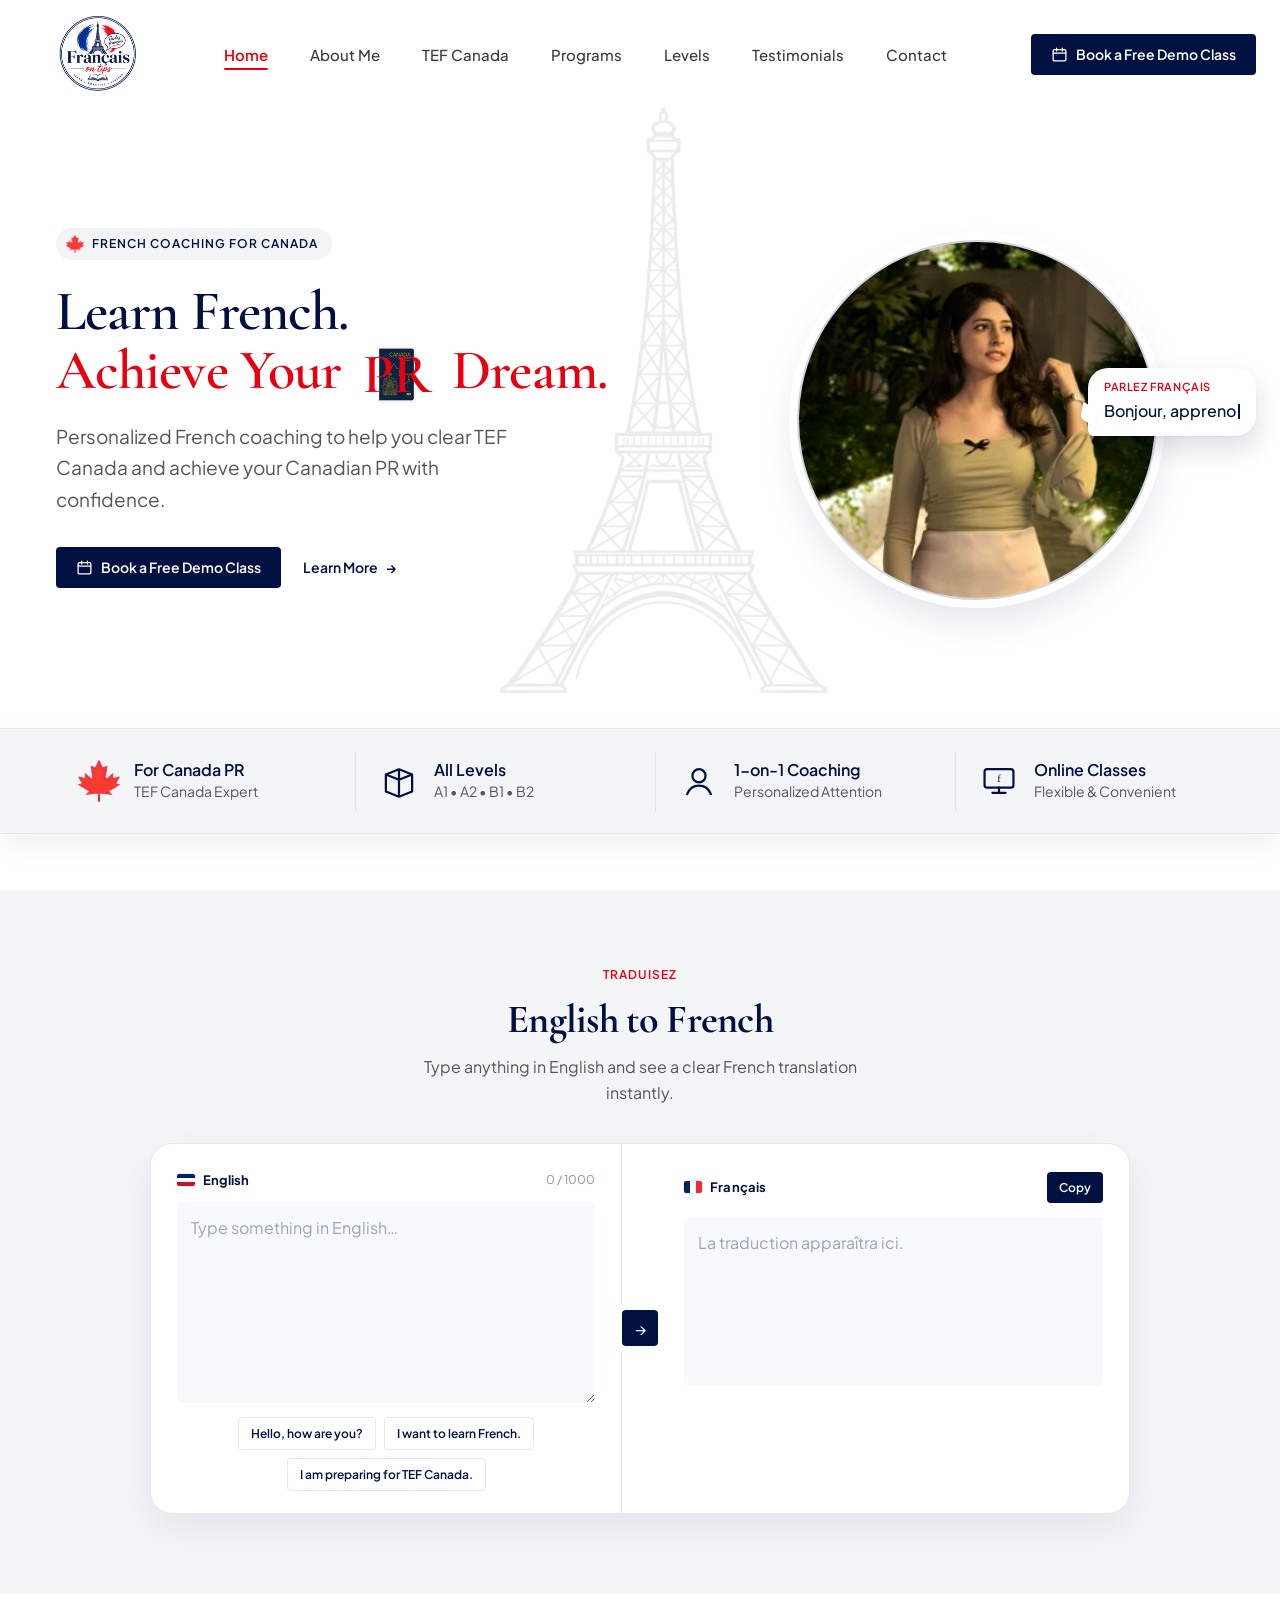
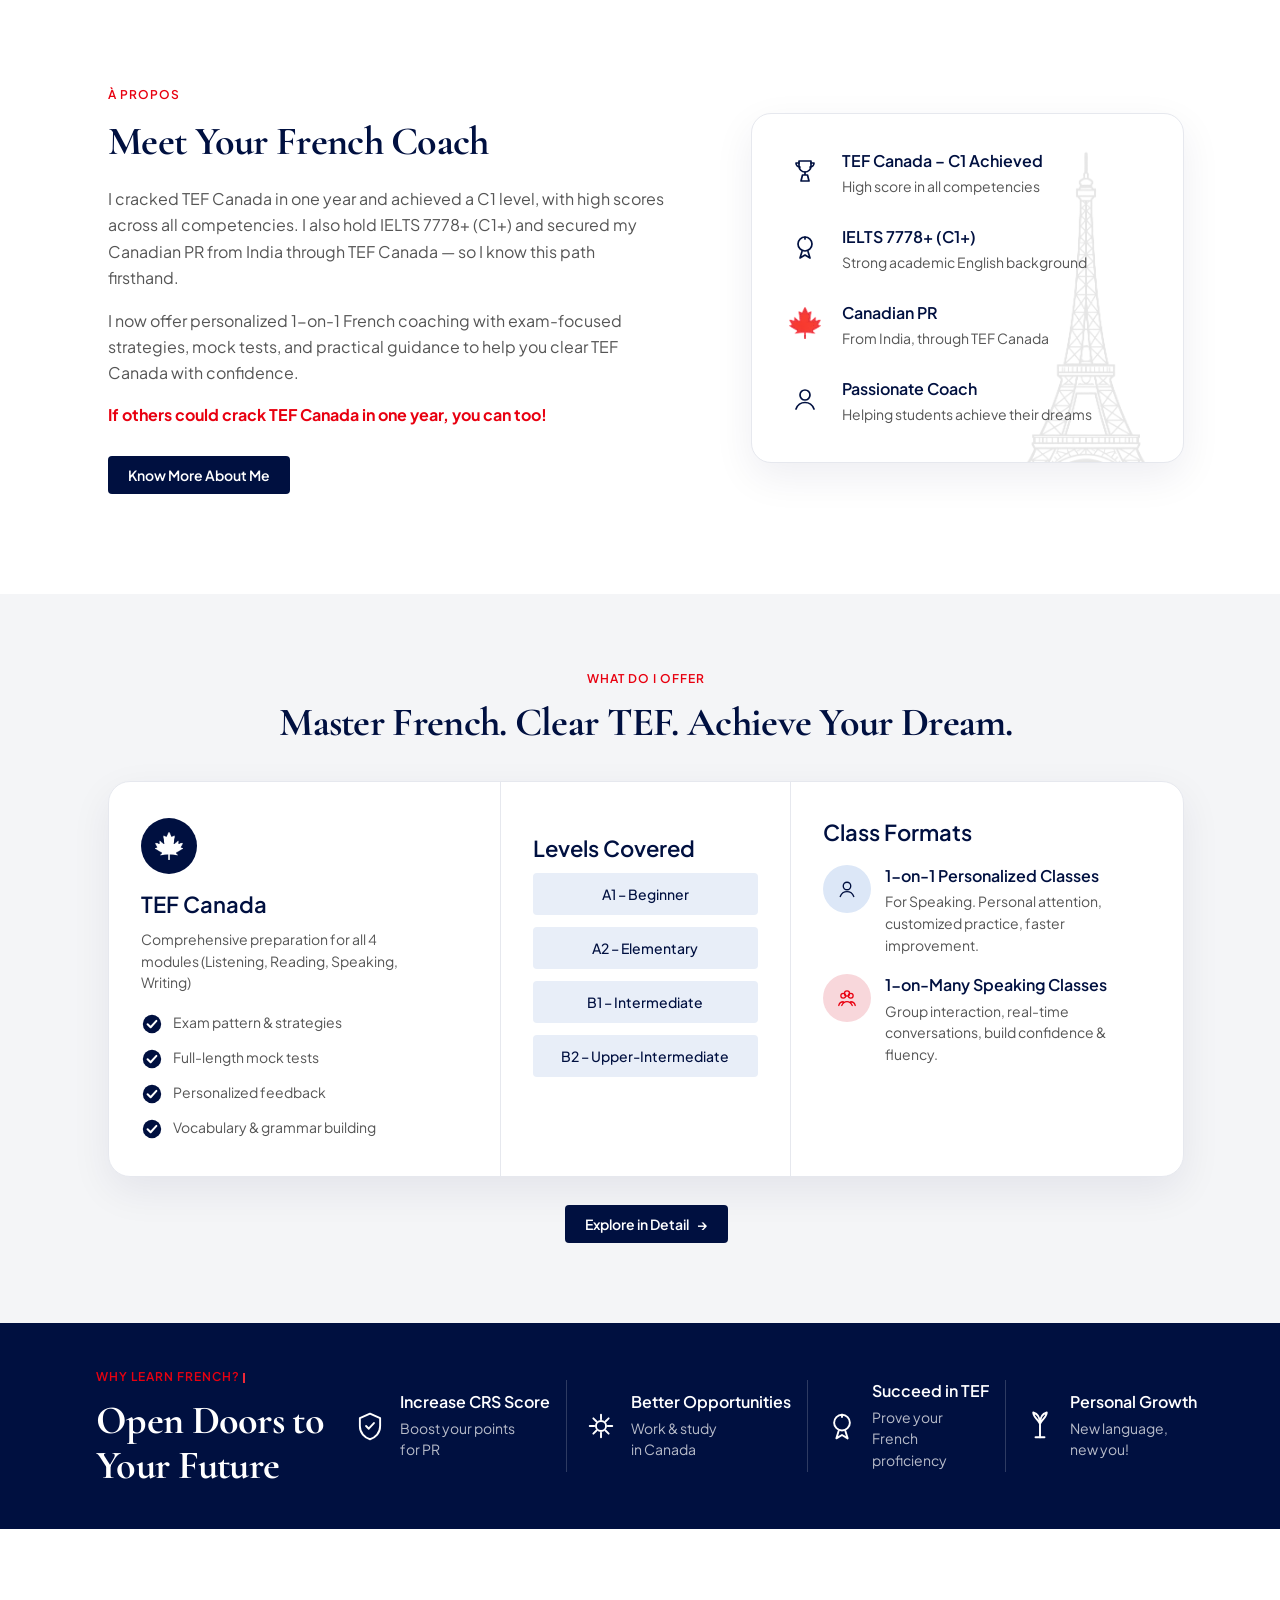
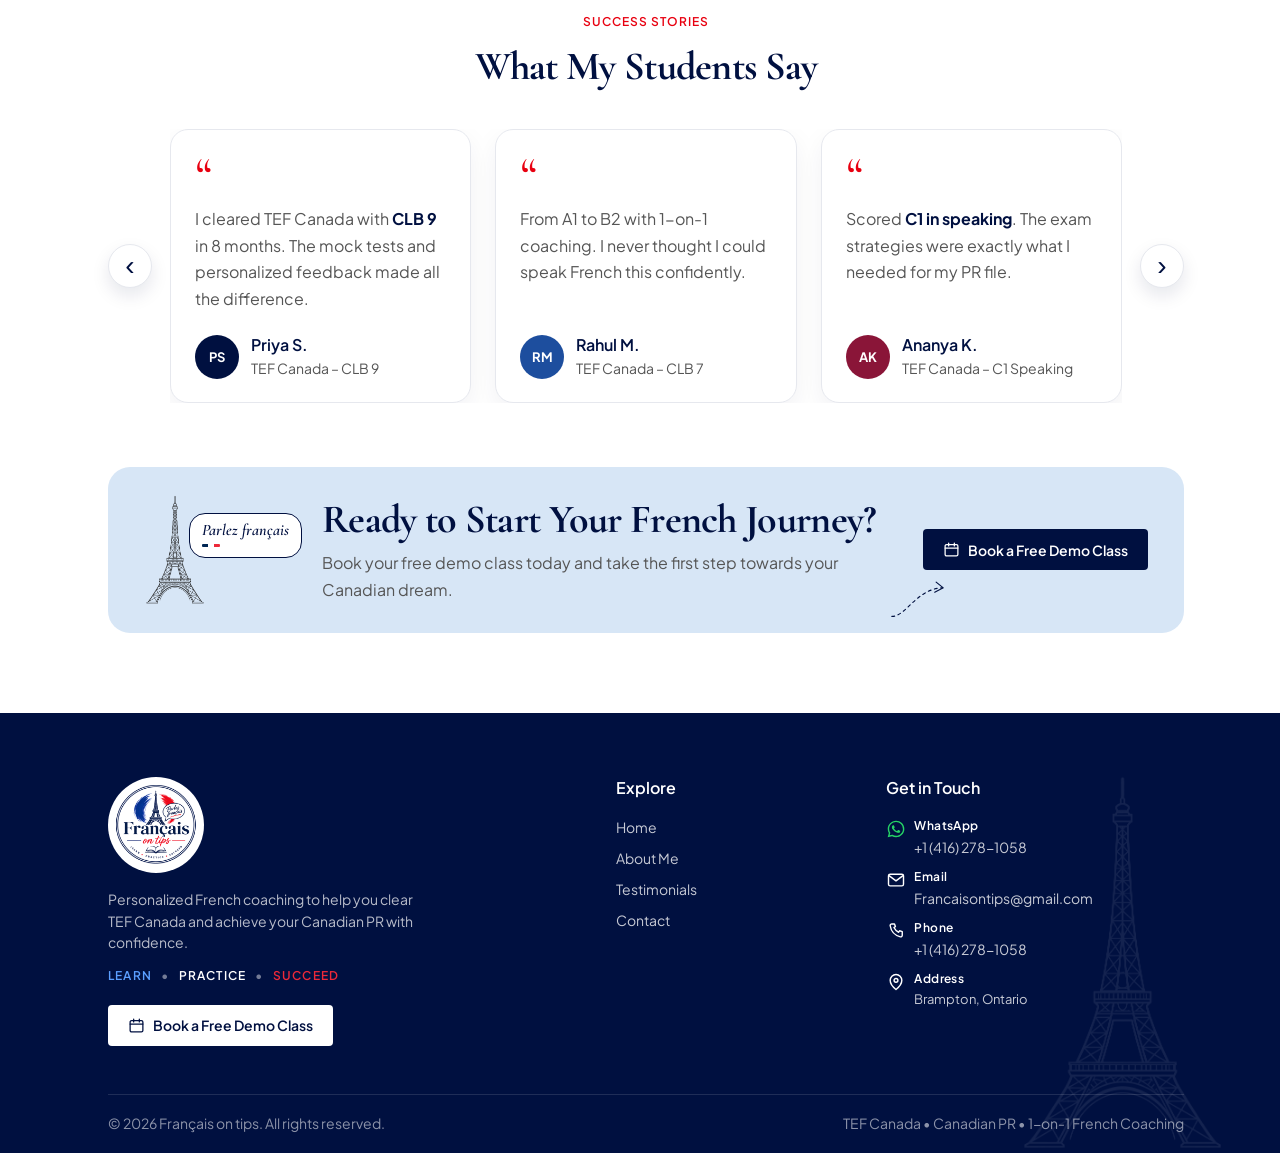
<file: index.html>
<!DOCTYPE html>
<html lang="en">
<head>
  <meta charset="UTF-8">
  <meta name="viewport" content="width=device-width, initial-scale=1.0">
  <title>Français on tips — French Coaching for Canada PR</title>
  <link rel="stylesheet" href="css/typography.css">
  <link rel="stylesheet" href="css/style.css">
</head>
<body>
  <header class="site-header">
    <nav class="navbar" aria-label="Primary">
      <a class="logo" href="#home">
        <img src="images/logo.png" alt="Français on tips — Learn, Practice, Succeed">
      </a>

      <input type="checkbox" id="nav-toggle" class="nav-toggle" hidden>
      <label class="nav-hamburger" for="nav-toggle" aria-label="Toggle menu">
        <span></span>
        <span></span>
        <span></span>
      </label>

      <div class="nav-panel">
        <ul class="nav-links">
          <li><a class="active" href="#home">Home</a></li>
          <li><a href="#about">About Me</a></li>
          <li><a href="#tef">TEF Canada</a></li>
          <li><a href="explore.html">Programs</a></li>
          <li><a href="#levels">Levels</a></li>
          <li><a href="#testimonials">Testimonials</a></li>
          <li><a href="contact.html">Contact</a></li>
        </ul>

        <a class="btn btn-primary nav-cta-mobile text-button" href="https://calendly.com/francaisontips/bookdemo" target="_blank" rel="noopener noreferrer">
          <svg class="icon-cal" viewBox="0 0 24 24" aria-hidden="true">
            <rect x="3" y="5" width="18" height="16" rx="2" fill="none" stroke="currentColor" stroke-width="1.8"/>
            <path d="M3 10h18M8 3v4M16 3v4" fill="none" stroke="currentColor" stroke-width="1.8" stroke-linecap="round"/>
          </svg>
          Book a Free Demo Class
        </a>
      </div>

      <a class="btn btn-primary nav-cta text-button" href="https://calendly.com/francaisontips/bookdemo" target="_blank" rel="noopener noreferrer">
        <svg class="icon-cal" viewBox="0 0 24 24" aria-hidden="true">
          <rect x="3" y="5" width="18" height="16" rx="2" fill="none" stroke="currentColor" stroke-width="1.8"/>
          <path d="M3 10h18M8 3v4M16 3v4" fill="none" stroke="currentColor" stroke-width="1.8" stroke-linecap="round"/>
        </svg>
        Book a Free Demo Class
      </a>
    </nav>
  </header>

  <main>
    <section class="hero" id="home">
      <div class="hero-inner">
        <img class="hero-eiffel" src="images/eiffel-tower.png" alt="">

        <div class="hero-copy">
          <div class="hero-badge">
            <img src="images/canada-maple.png" alt="" width="22" height="22">
            <span class="text-label">French Coaching for Canada</span>
          </div>

          <h1 class="heading-display">
            Learn French.<br>
            <span class="accent">Achieve Your
              <span class="pr-flip" aria-label="PR">
                <span class="pr-flip-inner">
                  <span class="pr-front">PR</span>
                  <span class="pr-back">
                    <img src="images/passport.png" alt="">
                  </span>
                </span>
              </span>
              Dream.
            </span>
          </h1>

          <p class="text-body-lg hero-lead">
            Personalized French coaching to help you clear TEF Canada
            and achieve your Canadian PR with confidence.
          </p>

          <div class="hero-actions">
            <a class="btn btn-primary text-button" href="https://calendly.com/francaisontips/bookdemo" target="_blank" rel="noopener noreferrer">
              <svg class="icon-cal" viewBox="0 0 24 24" aria-hidden="true">
                <rect x="3" y="5" width="18" height="16" rx="2" fill="none" stroke="currentColor" stroke-width="1.8"/>
                <path d="M3 10h18M8 3v4M16 3v4" fill="none" stroke="currentColor" stroke-width="1.8" stroke-linecap="round"/>
              </svg>
              Book a Free Demo Class
            </a>
            <a class="link-more text-button" href="#about">
              Learn More
              <span aria-hidden="true">→</span>
            </a>
          </div>
        </div>

        <div class="hero-visual">
          <div class="portrait">
            <img src="images/profile.png" alt="French coach">
          </div>

          <div class="speech-bubble">
            <p class="chat-label">Parlez français</p>
            <p class="chat-typed">
              <span id="chat-type"></span><span class="chat-cursor" aria-hidden="true"></span>
            </p>
          </div>
        </div>
      </div>

      <div class="feature-bar">
        <article class="feature-item">
          <img class="feature-icon-img" src="images/canada-maple.png" alt="">
          <div>
            <h2 class="heading-h6">For Canada PR</h2>
            <p class="text-body-sm">TEF Canada Expert</p>
          </div>
        </article>

        <article class="feature-item">
          <span class="feature-icon" aria-hidden="true">
            <svg viewBox="0 0 32 32" fill="none">
              <path d="M16 7L6 11v13l10 4 10-4V11L16 7Z" stroke="currentColor" stroke-width="1.7" stroke-linejoin="round"/>
              <path d="M16 7v21M6 11l10 4 10-4" stroke="currentColor" stroke-width="1.7" stroke-linejoin="round"/>
            </svg>
          </span>
          <div>
            <h2 class="heading-h6">All Levels</h2>
            <p class="text-body-sm">A1 • A2 • B1 • B2</p>
          </div>
        </article>

        <article class="feature-item">
          <span class="feature-icon" aria-hidden="true">
            <svg viewBox="0 0 32 32" fill="none">
              <circle cx="16" cy="12" r="5" stroke="currentColor" stroke-width="1.7"/>
              <path d="M7 26c1.6-4.2 5-6.5 9-6.5s7.4 2.3 9 6.5" stroke="currentColor" stroke-width="1.7" stroke-linecap="round"/>
            </svg>
          </span>
          <div>
            <h2 class="heading-h6">1-on-1 Coaching</h2>
            <p class="text-body-sm">Personalized Attention</p>
          </div>
        </article>

        <article class="feature-item">
          <span class="feature-icon" aria-hidden="true">
            <svg viewBox="0 0 32 32" fill="none">
              <rect x="5" y="7" width="22" height="14" rx="2" stroke="currentColor" stroke-width="1.7"/>
              <path d="M11 25h10M16 21v4" stroke="currentColor" stroke-width="1.7" stroke-linecap="round"/>
              <text x="16" y="17" text-anchor="middle" font-size="8" font-family="Georgia, serif" fill="currentColor">f</text>
            </svg>
          </span>
          <div>
            <h2 class="heading-h6">Online Classes</h2>
            <p class="text-body-sm">Flexible &amp; Convenient</p>
          </div>
        </article>
      </div>
    </section>

    <section class="translator" id="translate">
      <div class="translator-inner">
        <div class="translator-intro">
          <span class="text-label translator-kicker">Traduisez</span>
          <h2 class="heading-h2 translator-title">English to French</h2>
          <p class="text-body translator-lead">
            Type anything in English and see a clear French translation instantly.
          </p>
        </div>

        <div class="translator-board">
          <div class="translator-pane">
            <div class="translator-pane-head">
              <span class="translator-lang">
                <span class="translator-flag translator-flag-en" aria-hidden="true"></span>
                English
              </span>
              <span class="translator-count" id="translate-count">0 / 1000</span>
            </div>
            <label class="visually-hidden" for="translate-from">English text</label>
            <textarea
              id="translate-from"
              maxlength="1000"
              rows="7"
              placeholder="Type something in English…"
              spellcheck="true"
            ></textarea>
            <div class="translator-chips" id="translate-chips">
              <button type="button" class="translator-chip">Hello, how are you?</button>
              <button type="button" class="translator-chip">I want to learn French.</button>
              <button type="button" class="translator-chip">I am preparing for TEF Canada.</button>
            </div>
          </div>

          <div class="translator-swap" aria-hidden="true">
            <span>→</span>
          </div>

          <div class="translator-pane translator-pane-out">
            <div class="translator-pane-head">
              <span class="translator-lang">
                <span class="translator-flag translator-flag-fr" aria-hidden="true"></span>
                Français
              </span>
              <button type="button" class="translator-copy" id="translate-copy">Copy</button>
            </div>
            <div
              class="translator-output"
              id="translate-to"
              lang="fr"
              data-empty="true"
              aria-live="polite"
            ></div>
            <p class="translator-status" id="translate-status"></p>
          </div>
        </div>
      </div>
    </section>

    <section class="about" id="about">
      <div class="about-inner">
        <div class="about-copy">
          <span class="text-label about-kicker">À propos</span>
          <h2 class="heading-h2 about-title">Meet Your French Coach</h2>

          <p class="text-body">
            I cracked TEF Canada in one year and achieved a C1 level, with high scores
            across all competencies. I also hold IELTS 7778+ (C1+) and secured my
            Canadian PR from India through TEF Canada — so I know this path firsthand.
          </p>

          <p class="text-body">
            I now offer personalized 1-on-1 French coaching with exam-focused strategies,
            mock tests, and practical guidance to help you clear TEF Canada with confidence.
          </p>

          <p class="about-highlight">
            If others could crack TEF Canada in one year, you can too!
          </p>

          <a class="btn btn-primary text-button" href="#about">Know More About Me</a>
        </div>

        <aside class="about-card">
          <img class="about-eiffel" src="images/eiffel-tower.png" alt="">

          <ul class="credential-list">
            <li class="credential-item">
              <span class="credential-icon" aria-hidden="true">
                <svg viewBox="0 0 32 32" fill="none">
                  <path d="M10 6h12v5a6 6 0 0 1-12 0V6Z" stroke="currentColor" stroke-width="1.7" stroke-linejoin="round"/>
                  <path d="M10 8H7a4 4 0 0 0 4 4M22 8h3a4 4 0 0 1-4 4M16 17v3M12 26h8l-1.5-6h-5L12 26Z" stroke="currentColor" stroke-width="1.7" stroke-linecap="round" stroke-linejoin="round"/>
                </svg>
              </span>
              <div>
                <h3 class="heading-h6">TEF Canada – C1 Achieved</h3>
                <p class="text-body-sm">High score in all competencies</p>
              </div>
            </li>

            <li class="credential-item">
              <span class="credential-icon" aria-hidden="true">
                <svg viewBox="0 0 32 32" fill="none">
                  <circle cx="16" cy="13" r="7" stroke="currentColor" stroke-width="1.7"/>
                  <path d="M16 6v2M13 20.5 11 27l5-3 5 3-2-6.5" stroke="currentColor" stroke-width="1.7" stroke-linecap="round" stroke-linejoin="round"/>
                </svg>
              </span>
              <div>
                <h3 class="heading-h6">IELTS 7778+ (C1+)</h3>
                <p class="text-body-sm">Strong academic English background</p>
              </div>
            </li>

            <li class="credential-item">
              <span class="credential-icon" aria-hidden="true">
                <img src="images/canada-maple.png" alt="">
              </span>
              <div>
                <h3 class="heading-h6">Canadian PR</h3>
                <p class="text-body-sm">From India, through TEF Canada</p>
              </div>
            </li>

            <li class="credential-item">
              <span class="credential-icon" aria-hidden="true">
                <svg viewBox="0 0 32 32" fill="none">
                  <circle cx="16" cy="12" r="5" stroke="currentColor" stroke-width="1.7"/>
                  <path d="M7 26c1.6-4.2 5-6.5 9-6.5s7.4 2.3 9 6.5" stroke="currentColor" stroke-width="1.7" stroke-linecap="round"/>
                </svg>
              </span>
              <div>
                <h3 class="heading-h6">Passionate Coach</h3>
                <p class="text-body-sm">Helping students achieve their dreams</p>
              </div>
            </li>
          </ul>
        </aside>
      </div>
    </section>

    <section class="program" id="courses">
      <div class="program-header">
        <span class="text-label program-kicker">What Do I Offer</span>
        <h2 class="heading-h2 program-title">Master French. Clear TEF. Achieve Your Dream.</h2>
      </div>

      <div class="program-card">
        <article class="program-col">
          <a class="program-col-link" href="explore.html#tef-prep" aria-label="Explore TEF Canada in detail"></a>
          <div class="program-badge">
            <img src="images/canada-maple.png" alt="">
          </div>
          <h3 class="heading-h4">TEF Canada</h3>
          <p class="text-body-sm program-lead">
            Comprehensive preparation for all 4 modules
            (Listening, Reading, Speaking, Writing)
          </p>
          <ul class="program-checks">
            <li>
              <span class="check-icon" aria-hidden="true">
                <svg viewBox="0 0 24 24" fill="none">
                  <circle cx="12" cy="12" r="10"/>
                  <path d="M7.2 12.3 10.5 15.5 16.8 8.6"/>
                </svg>
              </span>
              Exam pattern &amp; strategies
            </li>
            <li>
              <span class="check-icon" aria-hidden="true">
                <svg viewBox="0 0 24 24" fill="none">
                  <circle cx="12" cy="12" r="10"/>
                  <path d="M7.2 12.3 10.5 15.5 16.8 8.6"/>
                </svg>
              </span>
              Full-length mock tests
            </li>
            <li>
              <span class="check-icon" aria-hidden="true">
                <svg viewBox="0 0 24 24" fill="none">
                  <circle cx="12" cy="12" r="10"/>
                  <path d="M7.2 12.3 10.5 15.5 16.8 8.6"/>
                </svg>
              </span>
              Personalized feedback
            </li>
            <li>
              <span class="check-icon" aria-hidden="true">
                <svg viewBox="0 0 24 24" fill="none">
                  <circle cx="12" cy="12" r="10"/>
                  <path d="M7.2 12.3 10.5 15.5 16.8 8.6"/>
                </svg>
              </span>
              Vocabulary &amp; grammar building
            </li>
          </ul>
        </article>

        <article class="program-col">
          <a class="program-col-link" href="explore.html#foundation" aria-label="Explore levels in detail"></a>
          <h3 class="heading-h4">Levels Covered</h3>
          <ul class="level-pills">
            <li>A1 – Beginner</li>
            <li>A2 – Elementary</li>
            <li>B1 – Intermediate</li>
            <li>B2 – Upper-Intermediate</li>
          </ul>
        </article>

        <article class="program-col">
          <h3 class="heading-h4">Class Formats</h3>

          <a class="format-row" href="explore.html#one-on-one">
            <span class="format-icon format-icon-blue" aria-hidden="true">
              <svg viewBox="0 0 32 32" fill="none">
                <circle cx="16" cy="12" r="5" stroke="currentColor" stroke-width="1.8"/>
                <path d="M7 26c1.6-4.2 5-6.5 9-6.5s7.4 2.3 9 6.5" stroke="currentColor" stroke-width="1.8" stroke-linecap="round"/>
              </svg>
            </span>
            <div>
              <h4 class="heading-h6">1-on-1 Personalized Classes</h4>
              <p class="text-body-sm">For Speaking. Personal attention, customized practice, faster improvement.</p>
            </div>
          </a>

          <a class="format-row" href="explore.html#group">
            <span class="format-icon format-icon-red" aria-hidden="true">
              <svg viewBox="0 0 32 32" fill="none">
                <circle cx="11" cy="13" r="3.2" stroke="currentColor" stroke-width="1.7"/>
                <circle cx="21" cy="13" r="3.2" stroke="currentColor" stroke-width="1.7"/>
                <circle cx="16" cy="10" r="3.4" stroke="currentColor" stroke-width="1.7"/>
                <path d="M5 26c.9-3.2 3.2-5 6-5M27 26c-.9-3.2-3.2-5-6-5M9 26c1.4-3.4 4-5.2 7-5.2s5.6 1.8 7 5.2" stroke="currentColor" stroke-width="1.7" stroke-linecap="round"/>
              </svg>
            </span>
            <div>
              <h4 class="heading-h6">1-on-Many Speaking Classes</h4>
              <p class="text-body-sm">Group interaction, real-time conversations, build confidence &amp; fluency.</p>
            </div>
          </a>
        </article>
      </div>

      <div class="program-actions">
        <a class="btn btn-primary text-button" href="explore.html">
          Explore in Detail
          <span aria-hidden="true">→</span>
        </a>
      </div>
    </section>

    <section class="why" id="tef">
      <div class="why-inner">
        <div class="why-copy">
          <span class="text-label why-kicker">
            <span id="why-type"></span><span class="why-cursor" aria-hidden="true"></span>
          </span>
          <h2 class="heading-h2 why-title">
            <span>Open Doors to</span>
            <span>Your Future</span>
          </h2>
        </div>

        <ul class="why-features">
          <li>
            <span class="why-icon" aria-hidden="true">
              <svg viewBox="0 0 32 32" fill="none">
                <path d="M16 5 7 9v7c0 6.2 4.1 10.4 9 11.8C20.9 26.4 25 22.2 25 16V9l-9-4Z" stroke="currentColor" stroke-width="1.7" stroke-linejoin="round"/>
                <path d="m12.5 16 2.4 2.4 4.6-5" stroke="currentColor" stroke-width="1.7" stroke-linecap="round" stroke-linejoin="round"/>
              </svg>
            </span>
            <div class="why-feature-text">
              <h3 class="heading-h6">Increase CRS Score</h3>
              <p class="text-body-sm">Boost your points<br>for PR</p>
            </div>
          </li>
          <li>
            <span class="why-icon" aria-hidden="true">
              <svg viewBox="0 0 32 32" fill="none">
                <path d="M16 6v4M16 22v4M6 16h4M22 16h4M9.2 9.2l2.8 2.8M20 20l2.8 2.8M9.2 22.8 12 20M20 12l2.8-2.8" stroke="currentColor" stroke-width="1.7" stroke-linecap="round"/>
                <circle cx="16" cy="16" r="4.5" stroke="currentColor" stroke-width="1.7"/>
              </svg>
            </span>
            <div class="why-feature-text">
              <h3 class="heading-h6">Better Opportunities</h3>
              <p class="text-body-sm">Work &amp; study<br>in Canada</p>
            </div>
          </li>
          <li>
            <span class="why-icon" aria-hidden="true">
              <svg viewBox="0 0 32 32" fill="none">
                <circle cx="16" cy="13" r="7" stroke="currentColor" stroke-width="1.7"/>
                <path d="M16 6v2M13 20.5 11 27l5-3 5 3-2-6.5" stroke="currentColor" stroke-width="1.7" stroke-linecap="round" stroke-linejoin="round"/>
              </svg>
            </span>
            <div class="why-feature-text">
              <h3 class="heading-h6">Succeed in TEF</h3>
              <p class="text-body-sm">Prove your French<br>proficiency</p>
            </div>
          </li>
          <li>
            <span class="why-icon" aria-hidden="true">
              <svg viewBox="0 0 32 32" fill="none">
                <path d="M16 26V14M16 14c2-4 6-6 6-10-4 1-6 5-6 10Zm0 0c-2-4-6-6-6-10 4 1 6 5 6 10Z" stroke="currentColor" stroke-width="1.7" stroke-linecap="round" stroke-linejoin="round"/>
                <path d="M12 26h8" stroke="currentColor" stroke-width="1.7" stroke-linecap="round"/>
              </svg>
            </span>
            <div class="why-feature-text">
              <h3 class="heading-h6">Personal Growth</h3>
              <p class="text-body-sm">New language,<br>new you!</p>
            </div>
          </li>
        </ul>

        <div class="why-visual" aria-hidden="true">
          <svg class="why-flight" viewBox="0 0 280 220" fill="none">
            <defs>
              <mask id="flight-reveal">
                <path d="M138 128C170 78 210 18 268 16" pathLength="100" stroke="#ffffff" stroke-width="8" stroke-linecap="round" fill="none" stroke-dasharray="100" stroke-dashoffset="100">
                  <animate attributeName="stroke-dashoffset" values="100;0" dur="4.5s" repeatCount="indefinite"/>
                </path>
              </mask>
            </defs>
            <path id="flight-path" class="why-trail" d="M138 128C170 78 210 18 268 16" stroke="#ffffff" stroke-width="1.6" stroke-dasharray="5 7" stroke-linecap="round" mask="url(#flight-reveal)"/>
            <g class="why-plane">
              <path d="M0 0 L16 3.5 L4 5.5 L1 10 L0 5.5 Z" fill="#ffffff"/>
              <animateMotion dur="4.5s" repeatCount="indefinite" rotate="auto">
                <mpath href="#flight-path"/>
              </animateMotion>
            </g>
          </svg>
          <img class="why-map" src="images/canada-map.png" alt="">
          <img class="why-leaf" src="images/canada-maple.png" alt="">
        </div>
      </div>
    </section>

    <section class="stories" id="testimonials">
      <div class="stories-header">
        <span class="text-label stories-kicker">Success Stories</span>
        <h2 class="heading-h2 stories-title">What My Students Say</h2>
      </div>

      <div class="stories-carousel">
        <button class="stories-btn stories-prev" type="button" aria-label="Previous testimonials">
          <span aria-hidden="true">‹</span>
        </button>

        <div class="stories-viewport">
          <div class="stories-track">
            <article class="story-card">
              <span class="story-quote" aria-hidden="true">“</span>
              <p class="text-body">I cleared TEF Canada with <strong>CLB 9</strong> in 8 months. The mock tests and personalized feedback made all the difference.</p>
              <div class="story-person">
                <span class="story-avatar">PS</span>
                <div>
                  <h3 class="heading-h6">Priya S.</h3>
                  <p class="text-body-sm">TEF Canada – CLB 9</p>
                </div>
              </div>
            </article>

            <article class="story-card">
              <span class="story-quote" aria-hidden="true">“</span>
              <p class="text-body">From A1 to B2 with 1-on-1 coaching. I never thought I could speak French this confidently.</p>
              <div class="story-person">
                <span class="story-avatar story-avatar-2">RM</span>
                <div>
                  <h3 class="heading-h6">Rahul M.</h3>
                  <p class="text-body-sm">TEF Canada – CLB 7</p>
                </div>
              </div>
            </article>

            <article class="story-card">
              <span class="story-quote" aria-hidden="true">“</span>
              <p class="text-body">Scored <strong>C1 in speaking</strong>. The exam strategies were exactly what I needed for my PR file.</p>
              <div class="story-person">
                <span class="story-avatar story-avatar-3">AK</span>
                <div>
                  <h3 class="heading-h6">Ananya K.</h3>
                  <p class="text-body-sm">TEF Canada – C1 Speaking</p>
                </div>
              </div>
            </article>

            <article class="story-card">
              <span class="story-quote" aria-hidden="true">“</span>
              <p class="text-body">I cracked TEF in <strong>one attempt</strong>. The mock tests felt just like the real exam.</p>
              <div class="story-person">
                <span class="story-avatar story-avatar-4">AD</span>
                <div>
                  <h3 class="heading-h6">Arjun D.</h3>
                  <p class="text-body-sm">TEF Canada – CLB 10</p>
                </div>
              </div>
            </article>

            <article class="story-card">
              <span class="story-quote" aria-hidden="true">“</span>
              <p class="text-body">The 1-on-1 classes helped me fix my pronunciation fast. Highly recommend for working professionals.</p>
              <div class="story-person">
                <span class="story-avatar story-avatar-5">SR</span>
                <div>
                  <h3 class="heading-h6">Sneha R.</h3>
                  <p class="text-body-sm">TEF Canada – CLB 9</p>
                </div>
              </div>
            </article>

            <article class="story-card">
              <span class="story-quote" aria-hidden="true">“</span>
              <p class="text-body">Booked a free demo class and started the same week. Clear structure, real results.</p>
              <div class="story-person">
                <span class="story-avatar story-avatar-6">VP</span>
                <div>
                  <h3 class="heading-h6">Vikram P.</h3>
                  <p class="text-body-sm">TEF Canada – CLB 8</p>
                </div>
              </div>
            </article>
          </div>
        </div>

        <button class="stories-btn stories-next" type="button" aria-label="Next testimonials">
          <span aria-hidden="true">›</span>
        </button>
      </div>
    </section>

    <section class="cta-wrap" id="contact">
      <div class="cta-banner">
        <div class="cta-visual">
          <img class="cta-eiffel" src="images/eiffel-tower.png" alt="">
          <div class="cta-bubble">
            <p>Parlez français</p>
            <span class="cta-flag" aria-hidden="true"></span>
          </div>
        </div>

        <div class="cta-copy">
          <h2 class="heading-h2 cta-title">Ready to Start Your French Journey?</h2>
          <p class="text-body">Book your free demo class today and take the first step towards your Canadian dream.</p>
        </div>

        <a class="btn btn-primary text-button cta-btn" href="https://calendly.com/francaisontips/bookdemo" target="_blank" rel="noopener noreferrer">
          <svg class="icon-cal" viewBox="0 0 24 24" aria-hidden="true">
            <rect x="3" y="5" width="18" height="16" rx="2" fill="none" stroke="currentColor" stroke-width="1.8"/>
            <path d="M3 10h18M8 3v4M16 3v4" fill="none" stroke="currentColor" stroke-width="1.8" stroke-linecap="round"/>
          </svg>
          Book a Free Demo Class
        </a>

        <svg class="cta-arrow" viewBox="0 0 120 70" fill="none" aria-hidden="true">
          <path d="M8 58C28 58 42 20 78 18" stroke="#001040" stroke-width="1.6" stroke-dasharray="4 5" stroke-linecap="round"/>
          <path d="M70 10 L80 18 L68 24" stroke="#001040" stroke-width="1.6" stroke-linecap="round" stroke-linejoin="round"/>
        </svg>
      </div>
    </section>
  </main>

  <footer class="site-footer">
    <img class="footer-eiffel" src="images/eiffel-tower.png" alt="">

    <div class="footer-inner">
      <div class="footer-brand">
        <a class="footer-logo" href="#home">
          <img src="images/logo.png" alt="Français on tips">
        </a>
        <p class="text-body-sm">
          Personalized French coaching to help you clear TEF Canada
          and achieve your Canadian PR with confidence.
        </p>
        <p class="footer-tagline">
          <span class="flag-blue">Learn</span>
          <span class="flag-dot">•</span>
          <span class="flag-white">Practice</span>
          <span class="flag-dot">•</span>
          <span class="flag-red">Succeed</span>
        </p>
        <a class="btn btn-primary text-button footer-cta" href="https://calendly.com/francaisontips/bookdemo" target="_blank" rel="noopener noreferrer">
          <svg class="icon-cal" viewBox="0 0 24 24" aria-hidden="true">
            <rect x="3" y="5" width="18" height="16" rx="2" fill="none" stroke="currentColor" stroke-width="1.8"/>
            <path d="M3 10h18M8 3v4M16 3v4" fill="none" stroke="currentColor" stroke-width="1.8" stroke-linecap="round"/>
          </svg>
          Book a Free Demo Class
        </a>
      </div>

      <div class="footer-col">
        <h2 class="heading-h6">Explore</h2>
        <ul>
          <li><a href="#home">Home</a></li>
          <li><a href="#about">About Me</a></li>
          <li><a href="#testimonials">Testimonials</a></li>
          <li><a href="contact.html">Contact</a></li>
        </ul>
      </div>

      <div class="footer-col footer-contact">
        <h2 class="heading-h6">Get in Touch</h2>
        <ul>
          <li>
            <a class="footer-contact-link" href="https://wa.me/14162781058" target="_blank" rel="noopener noreferrer">
              <span class="footer-icon footer-icon-whatsapp" aria-hidden="true">
                <svg viewBox="0 0 24 24" fill="currentColor">
                  <path d="M19.05 4.91A9.82 9.82 0 0 0 12.04 2C6.55 2 2.08 6.45 2.08 11.94c0 1.75.46 3.45 1.32 4.95L2 22l5.25-1.38a10 10 0 0 0 4.79 1.22h.01c5.49 0 9.96-4.45 9.96-9.94 0-2.65-1.03-5.14-2.96-7zM12.04 20.15h-.01a8.26 8.26 0 0 1-4.21-1.15l-.3-.18-3.12.82.83-3.04-.2-.31a8.2 8.2 0 0 1-1.26-4.38c0-4.54 3.7-8.24 8.26-8.24 2.2 0 4.28.86 5.84 2.42a8.18 8.18 0 0 1 2.42 5.83c0 4.54-3.71 8.23-8.25 8.23zm4.52-6.16c-.25-.12-1.47-.72-1.7-.81-.22-.08-.39-.12-.55.13-.16.24-.63.8-.77.97-.14.16-.28.18-.53.06-.25-.13-1.05-.39-2-1.23-.74-.66-1.23-1.47-1.38-1.72-.14-.24-.02-.38.11-.5.11-.11.25-.28.37-.42.12-.14.16-.24.25-.41.08-.16.04-.31-.02-.43-.06-.12-.55-1.33-.76-1.82-.2-.48-.4-.41-.55-.42h-.47c-.16 0-.43.06-.65.31-.22.24-.86.84-.86 2.06s.88 2.39 1 2.56c.12.16 1.73 2.64 4.2 3.7.59.25 1.05.41 1.41.52.59.18 1.13.16 1.56.1.48-.07 1.47-.6 1.67-1.18.21-.58.21-1.07.14-1.18-.06-.1-.22-.16-.47-.28z"/>
                </svg>
              </span>
              <span>
                <strong>WhatsApp</strong>
                +1 (416) 278-1058
              </span>
            </a>
          </li>
          <li>
            <a class="footer-contact-link" href="mailto:Francaisontips@gmail.com">
              <span class="footer-icon" aria-hidden="true">
                <svg viewBox="0 0 24 24" fill="none">
                  <rect x="3" y="5" width="18" height="14" rx="2" stroke="currentColor" stroke-width="1.7"/>
                  <path d="m4 7 8 6 8-6" stroke="currentColor" stroke-width="1.7" stroke-linecap="round" stroke-linejoin="round"/>
                </svg>
              </span>
              <span>
                <strong>Email</strong>
                Francaisontips@gmail.com
              </span>
            </a>
          </li>
          <li>
            <a class="footer-contact-link" href="tel:+14162781058">
              <span class="footer-icon" aria-hidden="true">
                <svg viewBox="0 0 24 24" fill="none">
                  <path d="M7 3.5h3.2l1.1 3.2-1.8 1.1a12.5 12.5 0 0 0 5.7 5.7l1.1-1.8 3.2 1.1V17a2 2 0 0 1-2.2 2A16.5 16.5 0 0 1 5 5.7 2 2 0 0 1 7 3.5Z" stroke="currentColor" stroke-width="1.7" stroke-linejoin="round"/>
                </svg>
              </span>
              <span>
                <strong>Phone</strong>
                +1 (416) 278-1058
              </span>
            </a>
          </li>
          <li>
            <span class="footer-contact-link">
              <span class="footer-icon" aria-hidden="true">
                <svg viewBox="0 0 24 24" fill="none">
                  <path d="M12 21s7-5.4 7-11a7 7 0 1 0-14 0c0 5.6 7 11 7 11Z" stroke="currentColor" stroke-width="1.7" stroke-linejoin="round"/>
                  <circle cx="12" cy="10" r="2.3" stroke="currentColor" stroke-width="1.7"/>
                </svg>
              </span>
              <span>
                <strong>Address</strong>
                Brampton, Ontario
              </span>
            </span>
          </li>
        </ul>
      </div>
    </div>

    <div class="footer-bottom">
      <p class="text-body-sm">© 2026 Français on tips. All rights reserved.</p>
      <p class="text-body-sm">TEF Canada • Canadian PR • 1-on-1 French Coaching</p>
    </div>
  </footer>

  <script src="js/main.js"></script>
</body>
</html>
</file>
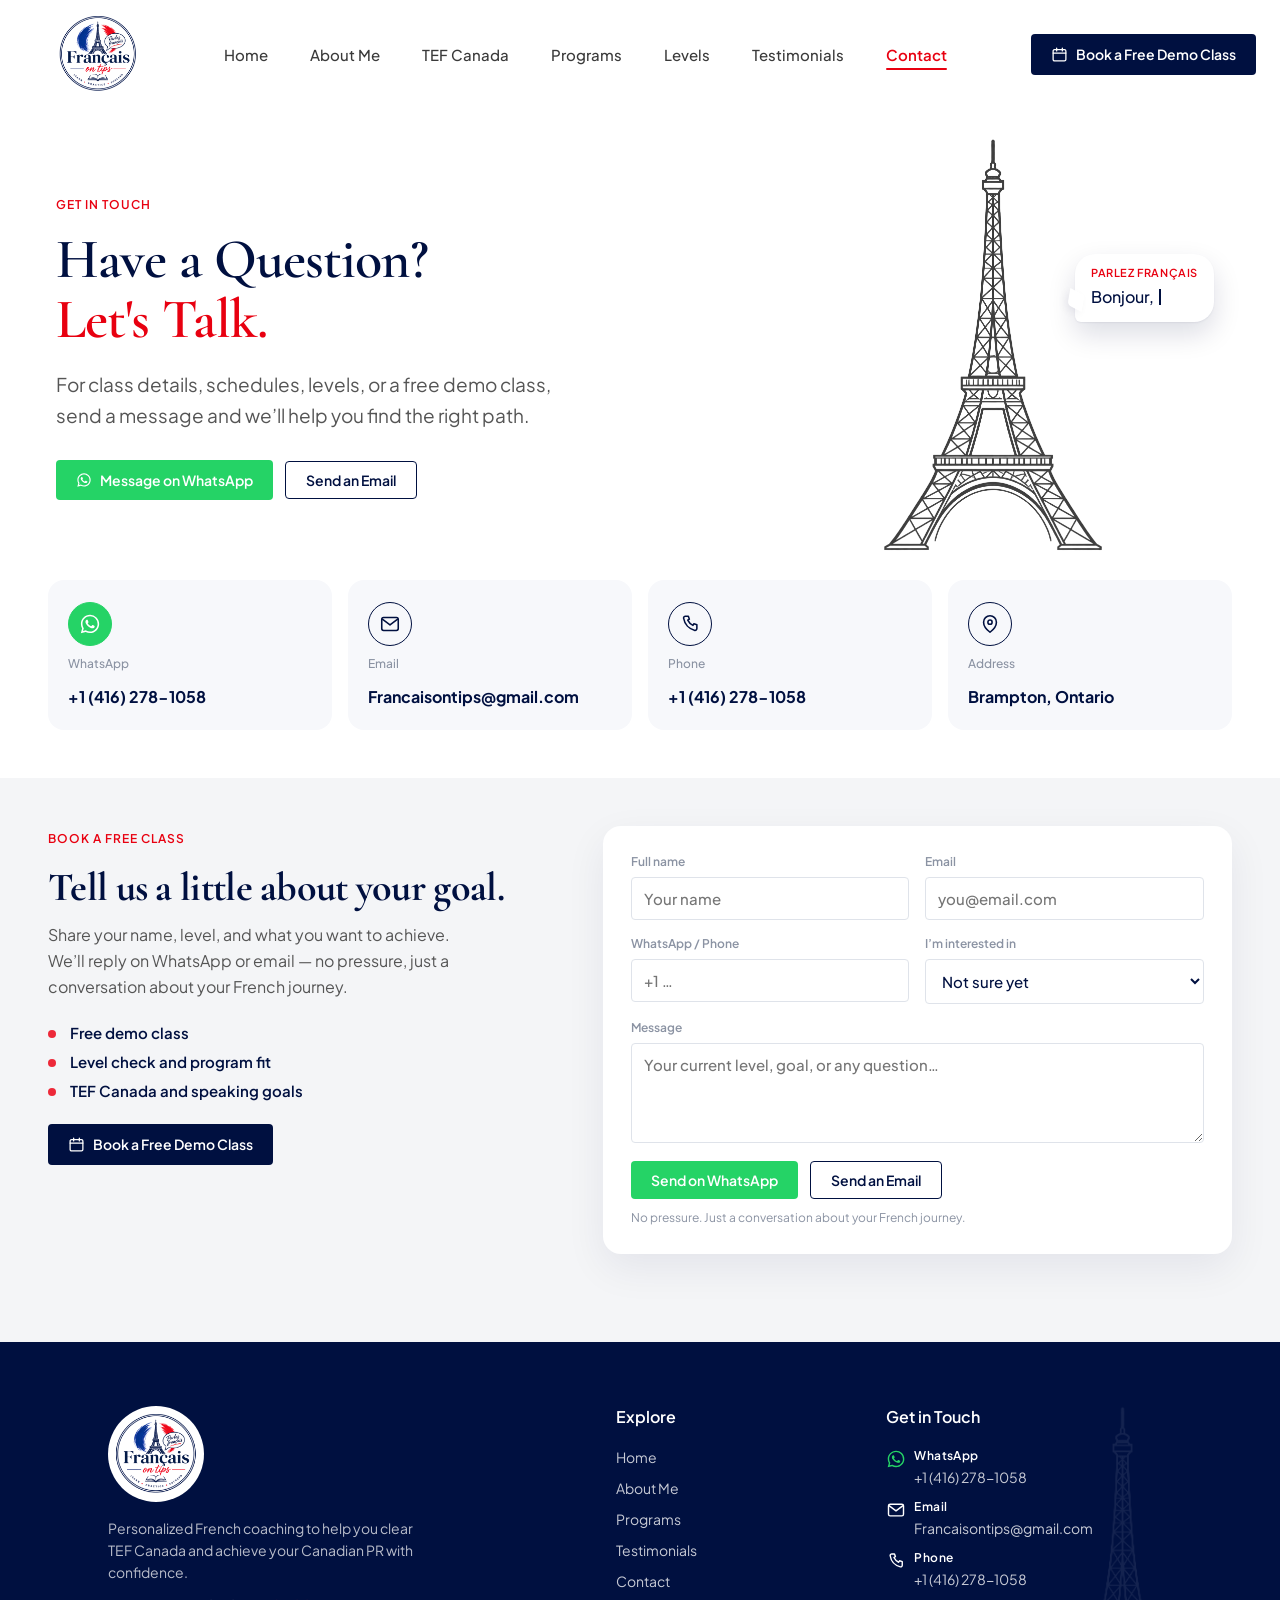
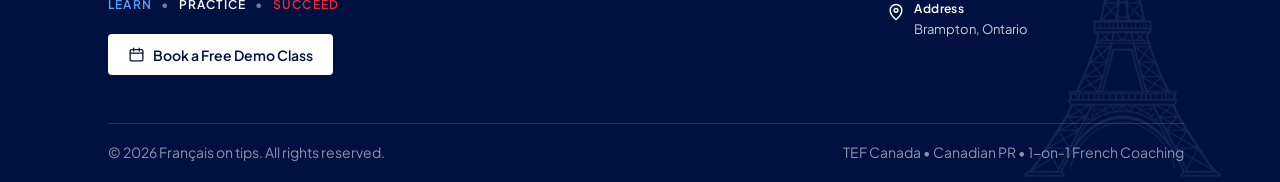
<file: contact.html>
<!DOCTYPE html>
<html lang="en">
<head>
  <meta charset="UTF-8">
  <meta name="viewport" content="width=device-width, initial-scale=1.0">
  <title>Contact — Français on tips</title>
  <link rel="stylesheet" href="css/typography.css">
  <link rel="stylesheet" href="css/style.css">
</head>
<body>
  <header class="site-header">
    <nav class="navbar" aria-label="Primary">
      <a class="logo" href="index.html">
        <img src="images/logo.png" alt="Français on tips — Learn, Practice, Succeed">
      </a>

      <input type="checkbox" id="nav-toggle" class="nav-toggle" hidden>
      <label class="nav-hamburger" for="nav-toggle" aria-label="Toggle menu">
        <span></span>
        <span></span>
        <span></span>
      </label>

      <div class="nav-panel">
        <ul class="nav-links">
          <li><a href="index.html">Home</a></li>
          <li><a href="index.html#about">About Me</a></li>
          <li><a href="index.html#tef">TEF Canada</a></li>
          <li><a href="explore.html">Programs</a></li>
          <li><a href="index.html#courses">Levels</a></li>
          <li><a href="index.html#testimonials">Testimonials</a></li>
          <li><a class="active" href="contact.html">Contact</a></li>
        </ul>

        <a class="btn btn-primary nav-cta-mobile text-button" href="https://calendly.com/francaisontips/bookdemo" target="_blank" rel="noopener noreferrer">
          <svg class="icon-cal" viewBox="0 0 24 24" aria-hidden="true">
            <rect x="3" y="5" width="18" height="16" rx="2" fill="none" stroke="currentColor" stroke-width="1.8"/>
            <path d="M3 10h18M8 3v4M16 3v4" fill="none" stroke="currentColor" stroke-width="1.8" stroke-linecap="round"/>
          </svg>
          Book a Free Demo Class
        </a>
      </div>

      <a class="btn btn-primary nav-cta text-button" href="https://calendly.com/francaisontips/bookdemo" target="_blank" rel="noopener noreferrer">
        <svg class="icon-cal" viewBox="0 0 24 24" aria-hidden="true">
          <rect x="3" y="5" width="18" height="16" rx="2" fill="none" stroke="currentColor" stroke-width="1.8"/>
          <path d="M3 10h18M8 3v4M16 3v4" fill="none" stroke="currentColor" stroke-width="1.8" stroke-linecap="round"/>
        </svg>
        Book a Free Demo Class
      </a>
    </nav>
  </header>

  <main>
    <section class="contact-hero" id="contact">
      <div class="contact-hero-inner">
        <div class="contact-hero-copy">
          <span class="text-label contact-kicker">Get in Touch</span>
          <h1 class="heading-display">Have a Question?<br><span class="accent">Let's Talk.</span></h1>
          <p class="text-body-lg contact-lead">
            For class details, schedules, levels, or a free demo class,
            send a message and we’ll help you find the right path.
          </p>
          <div class="contact-hero-actions">
            <a class="btn text-button talk-wa" href="https://wa.me/14162781058" target="_blank" rel="noopener noreferrer">
              <svg viewBox="0 0 24 24" fill="currentColor" aria-hidden="true">
                <path d="M19.05 4.91A9.82 9.82 0 0 0 12.04 2C6.55 2 2.08 6.45 2.08 11.94c0 1.75.46 3.45 1.32 4.95L2 22l5.25-1.38a10 10 0 0 0 4.79 1.22h.01c5.49 0 9.96-4.45 9.96-9.94 0-2.65-1.03-5.14-2.96-7zM12.04 20.15h-.01a8.26 8.26 0 0 1-4.21-1.15l-.3-.18-3.12.82.83-3.04-.2-.31a8.2 8.2 0 0 1-1.26-4.38c0-4.54 3.7-8.24 8.26-8.24 2.2 0 4.28.86 5.84 2.42a8.18 8.18 0 0 1 2.42 5.83c0 4.54-3.71 8.23-8.25 8.23zm4.52-6.16c-.25-.12-1.47-.72-1.7-.81-.22-.08-.39-.12-.55.13-.16.24-.63.8-.77.97-.14.16-.28.18-.53.06-.25-.13-1.05-.39-2-1.23-.74-.66-1.23-1.47-1.38-1.72-.14-.24-.02-.38.11-.5.11-.11.25-.28.37-.42.12-.14.16-.24.25-.41.08-.16.04-.31-.02-.43-.06-.12-.55-1.33-.76-1.82-.2-.48-.4-.41-.55-.42h-.47c-.16 0-.43.06-.65.31-.22.24-.86.84-.86 2.06s.88 2.39 1 2.56c.12.16 1.73 2.64 4.2 3.7.59.25 1.05.41 1.41.52.59.18 1.13.16 1.56.1.48-.07 1.47-.6 1.67-1.18.21-.58.21-1.07.14-1.18-.06-.1-.22-.16-.47-.28z"/>
              </svg>
              Message on WhatsApp
            </a>
            <a class="btn btn-outline text-button" href="mailto:Francaisontips@gmail.com">
              Send an Email
            </a>
          </div>
        </div>

        <div class="contact-hero-visual">
          <img class="contact-eiffel" src="images/eiffel-tower.png" alt="">
          <div class="speech-bubble">
            <p class="chat-label">Parlez français</p>
            <p class="chat-typed">
              <span id="chat-type"></span><span class="chat-cursor" aria-hidden="true"></span>
            </p>
          </div>
        </div>
      </div>
    </section>

    <section class="contact-cards">
      <a class="contact-card" href="https://wa.me/14162781058" target="_blank" rel="noopener noreferrer">
        <span class="talk-icon talk-icon-wa" aria-hidden="true">
          <svg viewBox="0 0 24 24" fill="currentColor">
            <path d="M19.05 4.91A9.82 9.82 0 0 0 12.04 2C6.55 2 2.08 6.45 2.08 11.94c0 1.75.46 3.45 1.32 4.95L2 22l5.25-1.38a10 10 0 0 0 4.79 1.22h.01c5.49 0 9.96-4.45 9.96-9.94 0-2.65-1.03-5.14-2.96-7zM12.04 20.15h-.01a8.26 8.26 0 0 1-4.21-1.15l-.3-.18-3.12.82.83-3.04-.2-.31a8.2 8.2 0 0 1-1.26-4.38c0-4.54 3.7-8.24 8.26-8.24 2.2 0 4.28.86 5.84 2.42a8.18 8.18 0 0 1 2.42 5.83c0 4.54-3.71 8.23-8.25 8.23zm4.52-6.16c-.25-.12-1.47-.72-1.7-.81-.22-.08-.39-.12-.55.13-.16.24-.63.8-.77.97-.14.16-.28.18-.53.06-.25-.13-1.05-.39-2-1.23-.74-.66-1.23-1.47-1.38-1.72-.14-.24-.02-.38.11-.5.11-.11.25-.28.37-.42.12-.14.16-.24.25-.41.08-.16.04-.31-.02-.43-.06-.12-.55-1.33-.76-1.82-.2-.48-.4-.41-.55-.42h-.47c-.16 0-.43.06-.65.31-.22.24-.86.84-.86 2.06s.88 2.39 1 2.56c.12.16 1.73 2.64 4.2 3.7.59.25 1.05.41 1.41.52.59.18 1.13.16 1.56.1.48-.07 1.47-.6 1.67-1.18.21-.58.21-1.07.14-1.18-.06-.1-.22-.16-.47-.28z"/>
          </svg>
        </span>
        <strong class="talk-label">WhatsApp</strong>
        <span>+1 (416) 278-1058</span>
      </a>

      <a class="contact-card" href="mailto:Francaisontips@gmail.com">
        <span class="talk-icon" aria-hidden="true">
          <svg viewBox="0 0 24 24" fill="none">
            <rect x="3" y="5" width="18" height="14" rx="2" stroke="currentColor" stroke-width="1.7"/>
            <path d="m4 7 8 6 8-6" stroke="currentColor" stroke-width="1.7" stroke-linecap="round" stroke-linejoin="round"/>
          </svg>
        </span>
        <strong class="talk-label">Email</strong>
        <span>Francaisontips@gmail.com</span>
      </a>

      <a class="contact-card" href="tel:+14162781058">
        <span class="talk-icon" aria-hidden="true">
          <svg viewBox="0 0 24 24" fill="none">
            <path d="M7 3.5h3.2l1.1 3.2-1.8 1.1a12.5 12.5 0 0 0 5.7 5.7l1.1-1.8 3.2 1.1V17a2 2 0 0 1-2.2 2A16.5 16.5 0 0 1 5 5.7 2 2 0 0 1 7 3.5Z" stroke="currentColor" stroke-width="1.7" stroke-linejoin="round"/>
          </svg>
        </span>
        <strong class="talk-label">Phone</strong>
        <span>+1 (416) 278-1058</span>
      </a>

      <div class="contact-card">
        <span class="talk-icon" aria-hidden="true">
          <svg viewBox="0 0 24 24" fill="none">
            <path d="M12 21s7-5.4 7-11a7 7 0 1 0-14 0c0 5.6 7 11 7 11Z" stroke="currentColor" stroke-width="1.7" stroke-linejoin="round"/>
            <circle cx="12" cy="10" r="2.3" stroke="currentColor" stroke-width="1.7"/>
          </svg>
        </span>
        <strong class="talk-label">Address</strong>
        <span>Brampton, Ontario</span>
      </div>
    </section>

    <section class="contact-book" id="book">
      <div class="contact-book-copy">
        <span class="text-label contact-kicker">Book a Free Class</span>
        <h2 class="heading-h2 talk-title">Tell us a little about your goal.</h2>
        <p class="text-body">
          Share your name, level, and what you want to achieve.
          We’ll reply on WhatsApp or email — no pressure, just a conversation about your French journey.
        </p>
        <ul class="contact-points">
          <li>Free demo class</li>
          <li>Level check and program fit</li>
          <li>TEF Canada and speaking goals</li>
        </ul>
        <a class="btn btn-primary text-button" href="https://calendly.com/francaisontips/bookdemo" target="_blank" rel="noopener noreferrer">
          <svg class="icon-cal" viewBox="0 0 24 24" aria-hidden="true">
            <rect x="3" y="5" width="18" height="16" rx="2" fill="none" stroke="currentColor" stroke-width="1.8"/>
            <path d="M3 10h18M8 3v4M16 3v4" fill="none" stroke="currentColor" stroke-width="1.8" stroke-linecap="round"/>
          </svg>
          Book a Free Demo Class
        </a>
      </div>

      <form class="contact-form" id="contact-form">
        <div class="contact-fields">
          <label class="contact-field">
            <span>Full name</span>
            <input type="text" name="name" autocomplete="name" required placeholder="Your name">
          </label>
          <label class="contact-field">
            <span>Email</span>
            <input type="email" name="email" autocomplete="email" required placeholder="you@email.com">
          </label>
          <label class="contact-field">
            <span>WhatsApp / Phone</span>
            <input type="tel" name="phone" autocomplete="tel" placeholder="+1 …">
          </label>
          <label class="contact-field">
            <span>I’m interested in</span>
            <select name="program">
              <option value="Not sure yet">Not sure yet</option>
              <option value="1-on-1 Speaking">1-on-1 Speaking</option>
              <option value="Group Speaking">Group Speaking</option>
              <option value="Foundation Course A1–B2">Foundation Course A1–B2</option>
              <option value="TEF Canada Prep">TEF Canada Prep</option>
            </select>
          </label>
        </div>
        <label class="contact-field">
          <span>Message</span>
          <textarea name="message" rows="4" placeholder="Your current level, goal, or any question…"></textarea>
        </label>
        <div class="contact-form-actions">
          <button class="btn text-button talk-wa" type="submit" name="via" value="whatsapp">
            Send on WhatsApp
          </button>
          <button class="btn btn-outline text-button" type="submit" name="via" value="email">
            Send an Email
          </button>
        </div>
        <p class="cta-note">No pressure. Just a conversation about your French journey.</p>
      </form>
    </section>
  </main>

  <footer class="site-footer">
    <img class="footer-eiffel" src="images/eiffel-tower.png" alt="">

    <div class="footer-inner">
      <div class="footer-brand">
        <a class="footer-logo" href="index.html">
          <img src="images/logo.png" alt="Français on tips">
        </a>
        <p class="text-body-sm">
          Personalized French coaching to help you clear TEF Canada
          and achieve your Canadian PR with confidence.
        </p>
        <p class="footer-tagline">
          <span class="flag-blue">Learn</span>
          <span class="flag-dot">•</span>
          <span class="flag-white">Practice</span>
          <span class="flag-dot">•</span>
          <span class="flag-red">Succeed</span>
        </p>
        <a class="btn btn-primary text-button footer-cta" href="https://calendly.com/francaisontips/bookdemo" target="_blank" rel="noopener noreferrer">
          <svg class="icon-cal" viewBox="0 0 24 24" aria-hidden="true">
            <rect x="3" y="5" width="18" height="16" rx="2" fill="none" stroke="currentColor" stroke-width="1.8"/>
            <path d="M3 10h18M8 3v4M16 3v4" fill="none" stroke="currentColor" stroke-width="1.8" stroke-linecap="round"/>
          </svg>
          Book a Free Demo Class
        </a>
      </div>

      <div class="footer-col">
        <h2 class="heading-h6">Explore</h2>
        <ul>
          <li><a href="index.html">Home</a></li>
          <li><a href="index.html#about">About Me</a></li>
          <li><a href="explore.html">Programs</a></li>
          <li><a href="index.html#testimonials">Testimonials</a></li>
          <li><a href="contact.html">Contact</a></li>
        </ul>
      </div>

      <div class="footer-col footer-contact">
        <h2 class="heading-h6">Get in Touch</h2>
        <ul>
          <li>
            <a class="footer-contact-link" href="https://wa.me/14162781058" target="_blank" rel="noopener noreferrer">
              <span class="footer-icon footer-icon-whatsapp" aria-hidden="true">
                <svg viewBox="0 0 24 24" fill="currentColor">
                  <path d="M19.05 4.91A9.82 9.82 0 0 0 12.04 2C6.55 2 2.08 6.45 2.08 11.94c0 1.75.46 3.45 1.32 4.95L2 22l5.25-1.38a10 10 0 0 0 4.79 1.22h.01c5.49 0 9.96-4.45 9.96-9.94 0-2.65-1.03-5.14-2.96-7zM12.04 20.15h-.01a8.26 8.26 0 0 1-4.21-1.15l-.3-.18-3.12.82.83-3.04-.2-.31a8.2 8.2 0 0 1-1.26-4.38c0-4.54 3.7-8.24 8.26-8.24 2.2 0 4.28.86 5.84 2.42a8.18 8.18 0 0 1 2.42 5.83c0 4.54-3.71 8.23-8.25 8.23zm4.52-6.16c-.25-.12-1.47-.72-1.7-.81-.22-.08-.39-.12-.55.13-.16.24-.63.8-.77.97-.14.16-.28.18-.53.06-.25-.13-1.05-.39-2-1.23-.74-.66-1.23-1.47-1.38-1.72-.14-.24-.02-.38.11-.5.11-.11.25-.28.37-.42.12-.14.16-.24.25-.41.08-.16.04-.31-.02-.43-.06-.12-.55-1.33-.76-1.82-.2-.48-.4-.41-.55-.42h-.47c-.16 0-.43.06-.65.31-.22.24-.86.84-.86 2.06s.88 2.39 1 2.56c.12.16 1.73 2.64 4.2 3.7.59.25 1.05.41 1.41.52.59.18 1.13.16 1.56.1.48-.07 1.47-.6 1.67-1.18.21-.58.21-1.07.14-1.18-.06-.1-.22-.16-.47-.28z"/>
                </svg>
              </span>
              <span>
                <strong>WhatsApp</strong>
                +1 (416) 278-1058
              </span>
            </a>
          </li>
          <li>
            <a class="footer-contact-link" href="mailto:Francaisontips@gmail.com">
              <span class="footer-icon" aria-hidden="true">
                <svg viewBox="0 0 24 24" fill="none">
                  <rect x="3" y="5" width="18" height="14" rx="2" stroke="currentColor" stroke-width="1.7"/>
                  <path d="m4 7 8 6 8-6" stroke="currentColor" stroke-width="1.7" stroke-linecap="round" stroke-linejoin="round"/>
                </svg>
              </span>
              <span>
                <strong>Email</strong>
                Francaisontips@gmail.com
              </span>
            </a>
          </li>
          <li>
            <a class="footer-contact-link" href="tel:+14162781058">
              <span class="footer-icon" aria-hidden="true">
                <svg viewBox="0 0 24 24" fill="none">
                  <path d="M7 3.5h3.2l1.1 3.2-1.8 1.1a12.5 12.5 0 0 0 5.7 5.7l1.1-1.8 3.2 1.1V17a2 2 0 0 1-2.2 2A16.5 16.5 0 0 1 5 5.7 2 2 0 0 1 7 3.5Z" stroke="currentColor" stroke-width="1.7" stroke-linejoin="round"/>
                </svg>
              </span>
              <span>
                <strong>Phone</strong>
                +1 (416) 278-1058
              </span>
            </a>
          </li>
          <li>
            <span class="footer-contact-link">
              <span class="footer-icon" aria-hidden="true">
                <svg viewBox="0 0 24 24" fill="none">
                  <path d="M12 21s7-5.4 7-11a7 7 0 1 0-14 0c0 5.6 7 11 7 11Z" stroke="currentColor" stroke-width="1.7" stroke-linejoin="round"/>
                  <circle cx="12" cy="10" r="2.3" stroke="currentColor" stroke-width="1.7"/>
                </svg>
              </span>
              <span>
                <strong>Address</strong>
                Brampton, Ontario
              </span>
            </span>
          </li>
        </ul>
      </div>
    </div>

    <div class="footer-bottom">
      <p class="text-body-sm">© 2026 Français on tips. All rights reserved.</p>
      <p class="text-body-sm">TEF Canada • Canadian PR • 1-on-1 French Coaching</p>
    </div>
  </footer>

  <script src="js/main.js"></script>
</body>
</html>
</file>
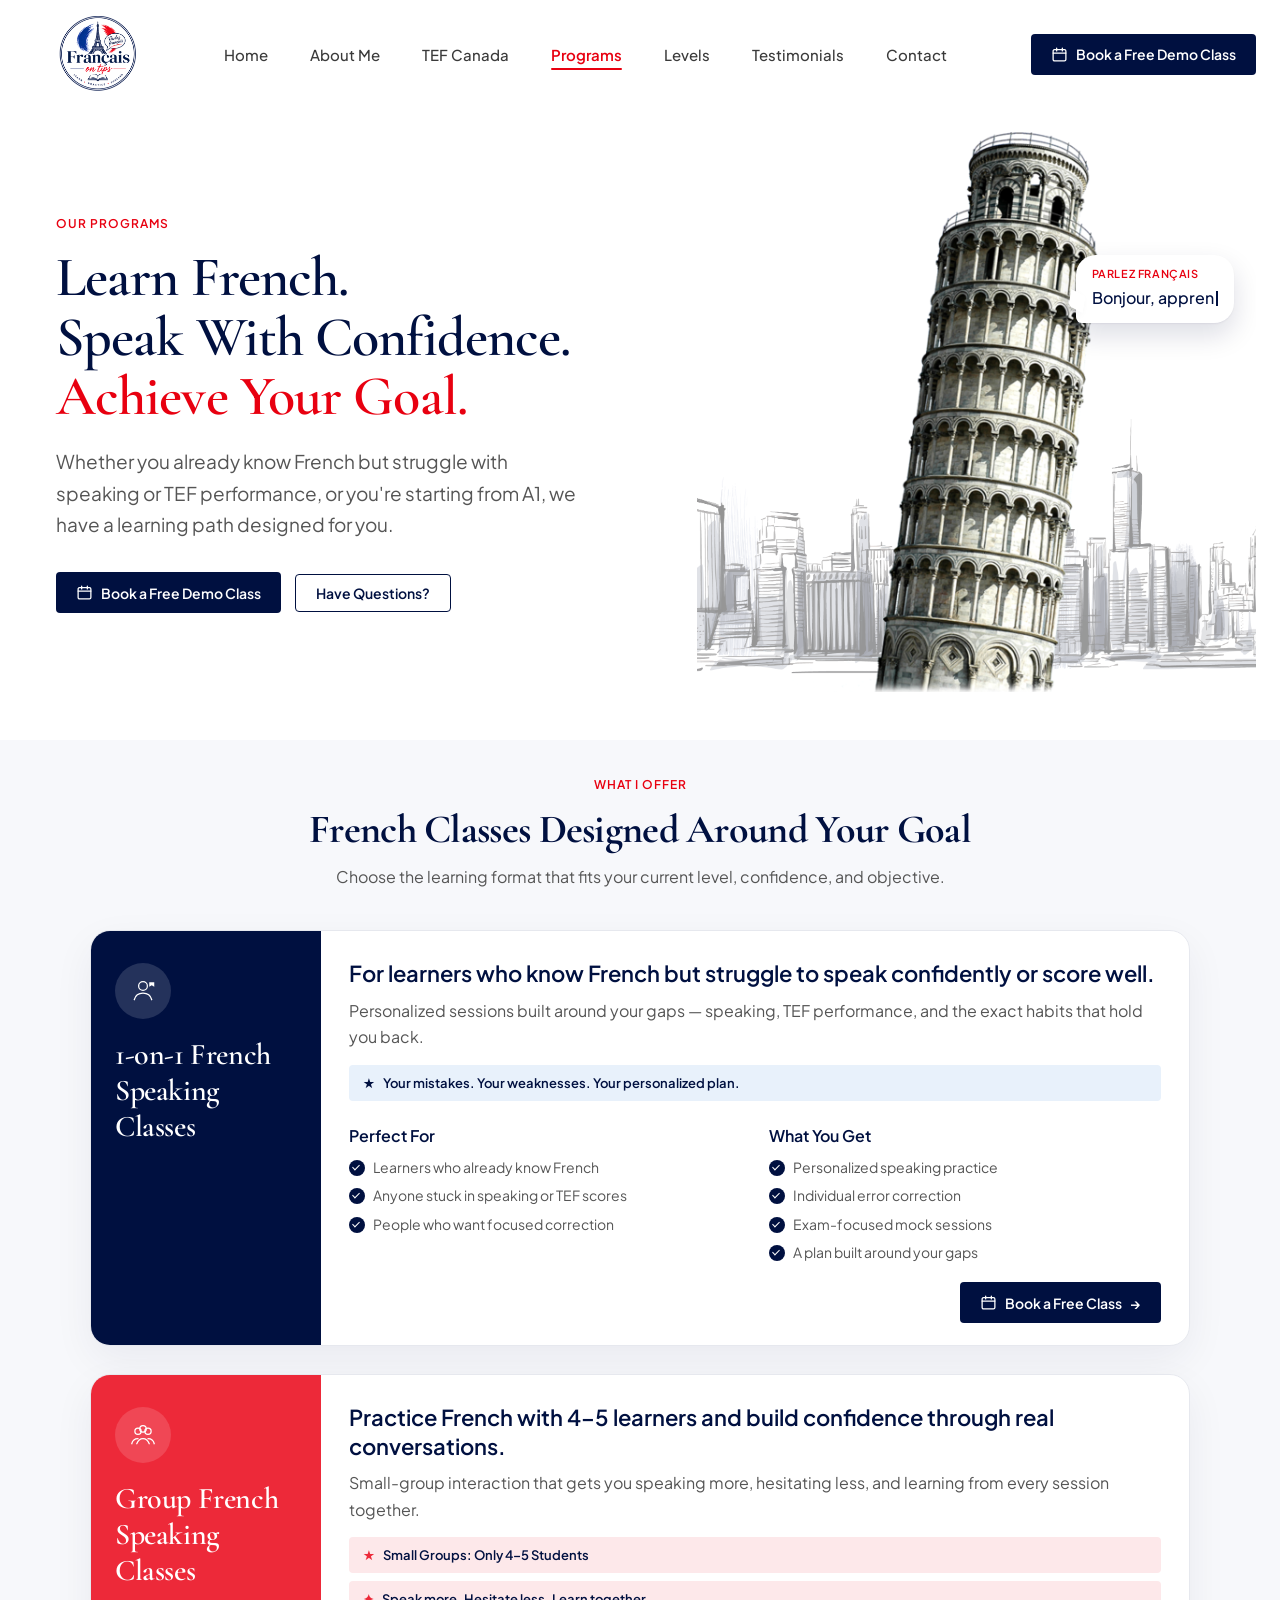
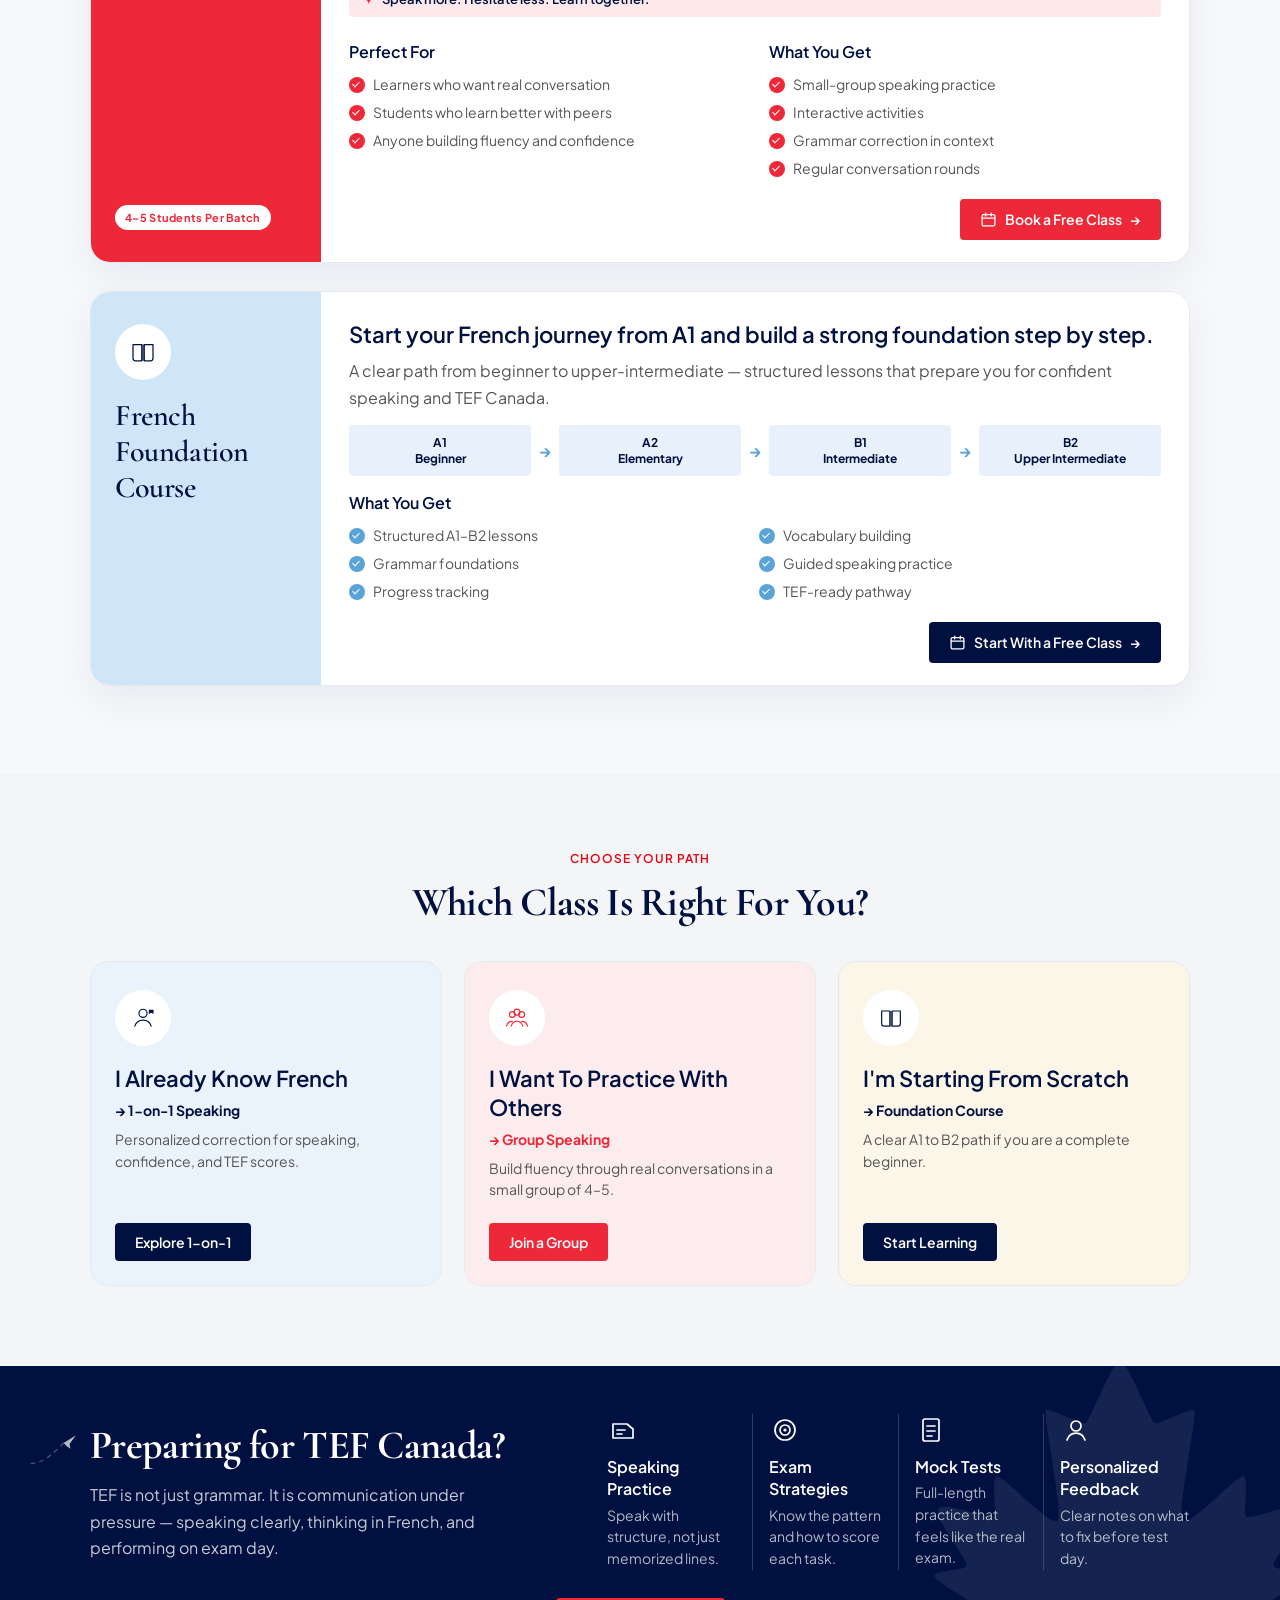
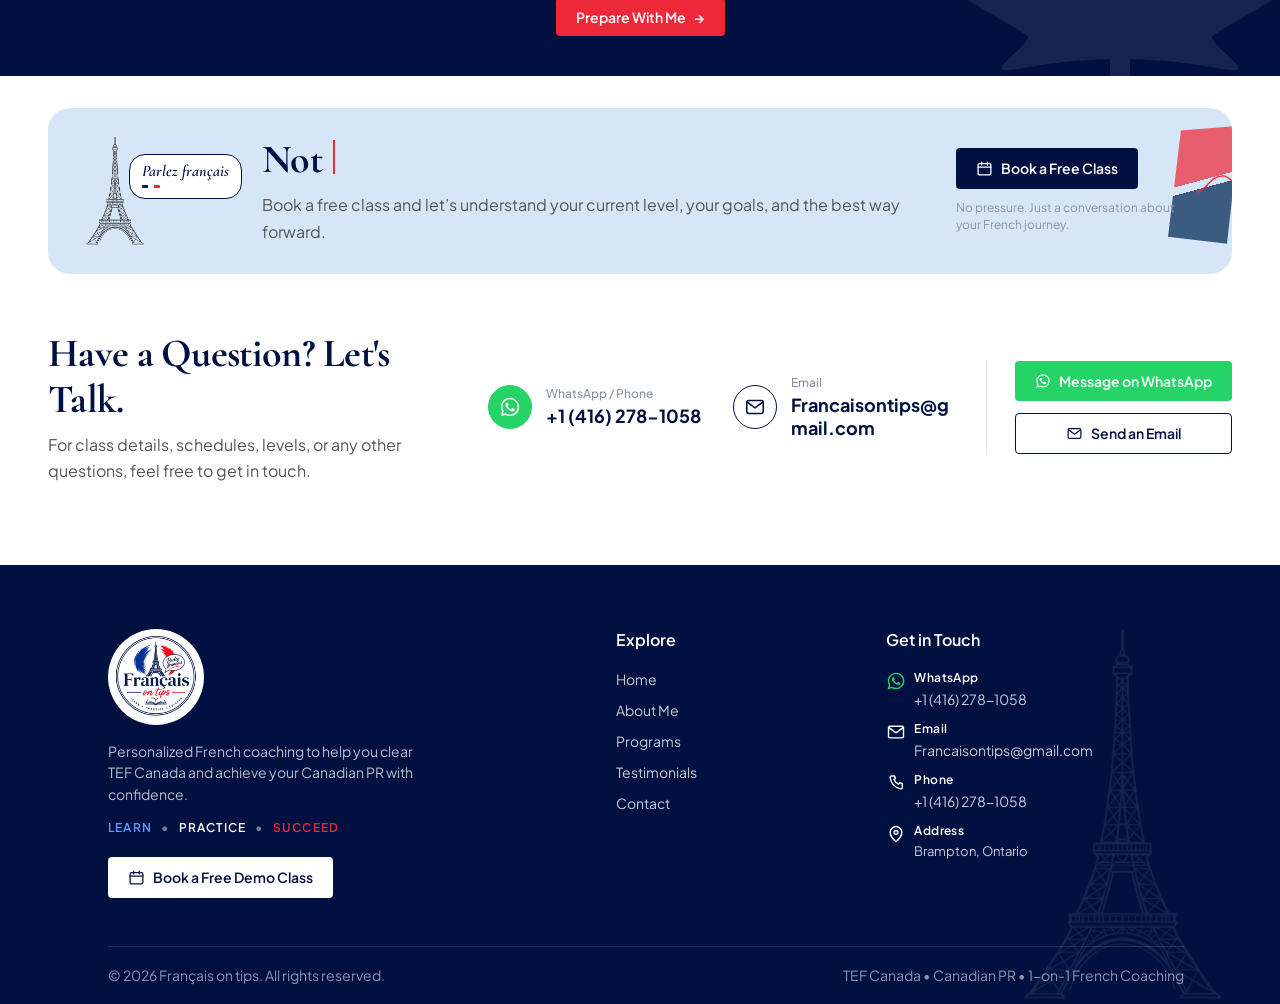
<file: explore.html>
<!DOCTYPE html>
<html lang="en">
<head>
  <meta charset="UTF-8">
  <meta name="viewport" content="width=device-width, initial-scale=1.0">
  <title>Our Programs — Français on tips</title>
  <link rel="stylesheet" href="css/typography.css">
  <link rel="stylesheet" href="css/style.css">
</head>
<body>
  <header class="site-header">
    <nav class="navbar" aria-label="Primary">
      <a class="logo" href="index.html">
        <img src="images/logo.png" alt="Français on tips — Learn, Practice, Succeed">
      </a>

      <input type="checkbox" id="nav-toggle" class="nav-toggle" hidden>
      <label class="nav-hamburger" for="nav-toggle" aria-label="Toggle menu">
        <span></span>
        <span></span>
        <span></span>
      </label>

      <div class="nav-panel">
        <ul class="nav-links">
          <li><a href="index.html">Home</a></li>
          <li><a href="index.html#about">About Me</a></li>
          <li><a href="index.html#tef">TEF Canada</a></li>
          <li><a class="active" href="explore.html">Programs</a></li>
          <li><a href="index.html#courses">Levels</a></li>
          <li><a href="index.html#testimonials">Testimonials</a></li>
          <li><a href="contact.html">Contact</a></li>
        </ul>

        <a class="btn btn-primary nav-cta-mobile text-button" href="https://calendly.com/francaisontips/bookdemo" target="_blank" rel="noopener noreferrer">
          <svg class="icon-cal" viewBox="0 0 24 24" aria-hidden="true">
            <rect x="3" y="5" width="18" height="16" rx="2" fill="none" stroke="currentColor" stroke-width="1.8"/>
            <path d="M3 10h18M8 3v4M16 3v4" fill="none" stroke="currentColor" stroke-width="1.8" stroke-linecap="round"/>
          </svg>
          Book a Free Demo Class
        </a>
      </div>

      <a class="btn btn-primary nav-cta text-button" href="https://calendly.com/francaisontips/bookdemo" target="_blank" rel="noopener noreferrer">
        <svg class="icon-cal" viewBox="0 0 24 24" aria-hidden="true">
          <rect x="3" y="5" width="18" height="16" rx="2" fill="none" stroke="currentColor" stroke-width="1.8"/>
          <path d="M3 10h18M8 3v4M16 3v4" fill="none" stroke="currentColor" stroke-width="1.8" stroke-linecap="round"/>
        </svg>
        Book a Free Demo Class
      </a>
    </nav>
  </header>

  <main>
    <section class="explore-hero">
      <div class="explore-hero-inner">
        <div class="explore-hero-copy">
          <span class="text-label explore-kicker">Our Programs</span>
          <h1 class="heading-display">
            Learn French.<br>
            Speak With Confidence.<br>
            <span class="accent">Achieve Your Goal.</span>
          </h1>
          <p class="text-body-lg explore-lead">
            Whether you already know French but struggle with speaking or TEF performance,
            or you're starting from A1, we have a learning path designed for you.
          </p>
          <div class="explore-hero-actions">
            <a class="btn btn-primary text-button" href="https://calendly.com/francaisontips/bookdemo" target="_blank" rel="noopener noreferrer">
              <svg class="icon-cal" viewBox="0 0 24 24" aria-hidden="true">
                <rect x="3" y="5" width="18" height="16" rx="2" fill="none" stroke="currentColor" stroke-width="1.8"/>
                <path d="M3 10h18M8 3v4M16 3v4" fill="none" stroke="currentColor" stroke-width="1.8" stroke-linecap="round"/>
              </svg>
              Book a Free Demo Class
            </a>
            <a class="btn btn-outline text-button" href="contact.html">
              Have Questions?
            </a>
          </div>
        </div>

        <div class="explore-hero-visual">
          <img class="explore-skyline" src="images/city-skyline.png" alt="">
          <img class="explore-pisa" src="images/pisa-tower.png" alt="Leaning Tower of Pisa">
          <div class="speech-bubble">
            <p class="chat-label">Parlez français</p>
            <p class="chat-typed">
              <span id="chat-type"></span><span class="chat-cursor" aria-hidden="true"></span>
            </p>
          </div>
        </div>
      </div>
    </section>

    <section class="offer" id="offer">
      <div class="offer-header">
        <span class="text-label offer-kicker">What I Offer</span>
        <h2 class="heading-h2 offer-title">French Classes Designed Around Your Goal</h2>
        <p class="text-body offer-lead">
          Choose the learning format that fits your current level, confidence, and objective.
        </p>
      </div>

      <article class="offer-card offer-card-navy" id="one-on-one">
        <div class="offer-side">
          <span class="offer-icon" aria-hidden="true">
            <svg viewBox="0 0 48 48" fill="none">
              <circle cx="24" cy="16" r="7" stroke="currentColor" stroke-width="2"/>
              <path d="M10 38c1.8-7 7-10.5 14-10.5S36.2 31 38 38" stroke="currentColor" stroke-width="2" stroke-linecap="round"/>
              <path d="M34 10h8v7l-4-2.2L34 17V10Z" fill="currentColor"/>
            </svg>
          </span>
          <h3 class="heading-h3 offer-side-title">1-on-1 French Speaking Classes</h3>
        </div>

        <div class="offer-body">
          <div class="offer-intro">
            <h4 class="heading-h4">For learners who know French but struggle to speak confidently or score well.</h4>
            <p class="text-body">
              Personalized sessions built around your gaps — speaking, TEF performance, and the exact habits that hold you back.
            </p>
            <p class="offer-banner">
              <span class="offer-banner-icon" aria-hidden="true">★</span>
              Your mistakes. Your weaknesses. Your personalized plan.
            </p>
          </div>

          <div class="offer-lists">
            <div>
              <h5 class="heading-h6">Perfect For</h5>
              <ul>
                <li><span class="offer-check" aria-hidden="true"></span>Learners who already know French</li>
                <li><span class="offer-check" aria-hidden="true"></span>Anyone stuck in speaking or TEF scores</li>
                <li><span class="offer-check" aria-hidden="true"></span>People who want focused correction</li>
              </ul>
            </div>
            <div>
              <h5 class="heading-h6">What You Get</h5>
              <ul>
                <li><span class="offer-check" aria-hidden="true"></span>Personalized speaking practice</li>
                <li><span class="offer-check" aria-hidden="true"></span>Individual error correction</li>
                <li><span class="offer-check" aria-hidden="true"></span>Exam-focused mock sessions</li>
                <li><span class="offer-check" aria-hidden="true"></span>A plan built around your gaps</li>
              </ul>
            </div>
          </div>

          <a class="btn btn-primary text-button offer-cta" href="https://calendly.com/francaisontips/bookdemo" target="_blank" rel="noopener noreferrer">
            <svg class="icon-cal" viewBox="0 0 24 24" aria-hidden="true">
              <rect x="3" y="5" width="18" height="16" rx="2" fill="none" stroke="currentColor" stroke-width="1.8"/>
              <path d="M3 10h18M8 3v4M16 3v4" fill="none" stroke="currentColor" stroke-width="1.8" stroke-linecap="round"/>
            </svg>
            Book a Free Class
            <span aria-hidden="true">→</span>
          </a>
        </div>
      </article>

      <article class="offer-card offer-card-red" id="group">
        <div class="offer-side">
          <span class="offer-icon" aria-hidden="true">
            <svg viewBox="0 0 48 48" fill="none">
              <circle cx="16" cy="18" r="5" stroke="currentColor" stroke-width="2"/>
              <circle cx="32" cy="18" r="5" stroke="currentColor" stroke-width="2"/>
              <circle cx="24" cy="14" r="5.2" stroke="currentColor" stroke-width="2"/>
              <path d="M6 38c1.2-5.4 4.6-8.2 10-8.2M42 38c-1.2-5.4-4.6-8.2-10-8.2M14 38c2-5.6 5.6-8.4 10-8.4s8 2.8 10 8.4" stroke="currentColor" stroke-width="2" stroke-linecap="round"/>
            </svg>
          </span>
          <h3 class="heading-h3 offer-side-title">Group French Speaking Classes</h3>
          <span class="offer-badge">4–5 Students Per Batch</span>
        </div>

        <div class="offer-body">
          <div class="offer-intro">
            <h4 class="heading-h4">Practice French with 4–5 learners and build confidence through real conversations.</h4>
            <p class="text-body">
              Small-group interaction that gets you speaking more, hesitating less, and learning from every session together.
            </p>
            <p class="offer-banner">
              <span class="offer-banner-icon" aria-hidden="true">★</span>
              Small Groups: Only 4–5 Students
            </p>
            <p class="offer-banner offer-banner-soft">
              <span class="offer-banner-icon" aria-hidden="true">✦</span>
              Speak more. Hesitate less. Learn together.
            </p>
          </div>

          <div class="offer-lists">
            <div>
              <h5 class="heading-h6">Perfect For</h5>
              <ul>
                <li><span class="offer-check" aria-hidden="true"></span>Learners who want real conversation</li>
                <li><span class="offer-check" aria-hidden="true"></span>Students who learn better with peers</li>
                <li><span class="offer-check" aria-hidden="true"></span>Anyone building fluency and confidence</li>
              </ul>
            </div>
            <div>
              <h5 class="heading-h6">What You Get</h5>
              <ul>
                <li><span class="offer-check" aria-hidden="true"></span>Small-group speaking practice</li>
                <li><span class="offer-check" aria-hidden="true"></span>Interactive activities</li>
                <li><span class="offer-check" aria-hidden="true"></span>Grammar correction in context</li>
                <li><span class="offer-check" aria-hidden="true"></span>Regular conversation rounds</li>
              </ul>
            </div>
          </div>

          <a class="btn btn-primary text-button offer-cta offer-cta-red" href="https://calendly.com/francaisontips/bookdemo" target="_blank" rel="noopener noreferrer">
            <svg class="icon-cal" viewBox="0 0 24 24" aria-hidden="true">
              <rect x="3" y="5" width="18" height="16" rx="2" fill="none" stroke="currentColor" stroke-width="1.8"/>
              <path d="M3 10h18M8 3v4M16 3v4" fill="none" stroke="currentColor" stroke-width="1.8" stroke-linecap="round"/>
            </svg>
            Book a Free Class
            <span aria-hidden="true">→</span>
          </a>
        </div>
      </article>

      <article class="offer-card offer-card-sky" id="foundation">
        <div class="offer-side">
          <span class="offer-icon" aria-hidden="true">
            <svg viewBox="0 0 48 48" fill="none">
              <path d="M8 12h14v26H12a4 4 0 0 1-4-4V12Z" stroke="currentColor" stroke-width="2" stroke-linejoin="round"/>
              <path d="M26 12h14v22a4 4 0 0 1-4 4H26V12Z" stroke="currentColor" stroke-width="2" stroke-linejoin="round"/>
              <path d="M24 12v26" stroke="currentColor" stroke-width="2"/>
            </svg>
          </span>
          <h3 class="heading-h3 offer-side-title">French Foundation Course</h3>
        </div>

        <div class="offer-body">
          <div class="offer-intro">
            <h4 class="heading-h4">Start your French journey from A1 and build a strong foundation step by step.</h4>
            <p class="text-body">
              A clear path from beginner to upper-intermediate — structured lessons that prepare you for confident speaking and TEF Canada.
            </p>
            <div class="offer-levels">
              <span>A1<br>Beginner</span>
              <span class="offer-level-arrow" aria-hidden="true">→</span>
              <span>A2<br>Elementary</span>
              <span class="offer-level-arrow" aria-hidden="true">→</span>
              <span>B1<br>Intermediate</span>
              <span class="offer-level-arrow" aria-hidden="true">→</span>
              <span>B2<br>Upper Intermediate</span>
            </div>
          </div>

          <div class="offer-lists offer-lists-wide">
            <div>
              <h5 class="heading-h6">What You Get</h5>
              <ul class="offer-get-grid">
                <li><span class="offer-check" aria-hidden="true"></span>Structured A1–B2 lessons</li>
                <li><span class="offer-check" aria-hidden="true"></span>Vocabulary building</li>
                <li><span class="offer-check" aria-hidden="true"></span>Grammar foundations</li>
                <li><span class="offer-check" aria-hidden="true"></span>Guided speaking practice</li>
                <li><span class="offer-check" aria-hidden="true"></span>Progress tracking</li>
                <li><span class="offer-check" aria-hidden="true"></span>TEF-ready pathway</li>
              </ul>
            </div>
          </div>

          <a class="btn btn-primary text-button offer-cta" href="https://calendly.com/francaisontips/bookdemo" target="_blank" rel="noopener noreferrer">
            <svg class="icon-cal" viewBox="0 0 24 24" aria-hidden="true">
              <rect x="3" y="5" width="18" height="16" rx="2" fill="none" stroke="currentColor" stroke-width="1.8"/>
              <path d="M3 10h18M8 3v4M16 3v4" fill="none" stroke="currentColor" stroke-width="1.8" stroke-linecap="round"/>
            </svg>
            Start With a Free Class
            <span aria-hidden="true">→</span>
          </a>
        </div>
      </article>
    </section>

    <section class="path" id="path">
      <div class="path-header">
        <span class="text-label path-kicker">Choose Your Path</span>
        <h2 class="heading-h2 path-title">Which Class Is Right For You?</h2>
      </div>

      <div class="path-grid">
        <article class="path-card path-card-blue">
          <span class="path-icon" aria-hidden="true">
            <svg viewBox="0 0 48 48" fill="none">
              <circle cx="24" cy="16" r="7" stroke="currentColor" stroke-width="2"/>
              <path d="M10 38c1.8-7 7-10.5 14-10.5S36.2 31 38 38" stroke="currentColor" stroke-width="2" stroke-linecap="round"/>
              <path d="M34 10h8v7l-4-2.2L34 17V10Z" fill="currentColor"/>
            </svg>
          </span>
          <h3 class="heading-h4">I Already Know French</h3>
          <p class="path-arrow">→ 1-on-1 Speaking</p>
          <p class="text-body-sm">Personalized correction for speaking, confidence, and TEF scores.</p>
          <a class="btn btn-primary text-button" href="#one-on-one">Explore 1-on-1</a>
        </article>

        <article class="path-card path-card-pink">
          <span class="path-icon" aria-hidden="true">
            <svg viewBox="0 0 48 48" fill="none">
              <circle cx="16" cy="18" r="5" stroke="currentColor" stroke-width="2"/>
              <circle cx="32" cy="18" r="5" stroke="currentColor" stroke-width="2"/>
              <circle cx="24" cy="14" r="5.2" stroke="currentColor" stroke-width="2"/>
              <path d="M6 38c1.2-5.4 4.6-8.2 10-8.2M42 38c-1.2-5.4-4.6-8.2-10-8.2M14 38c2-5.6 5.6-8.4 10-8.4s8 2.8 10 8.4" stroke="currentColor" stroke-width="2" stroke-linecap="round"/>
            </svg>
          </span>
          <h3 class="heading-h4">I Want To Practice With Others</h3>
          <p class="path-arrow path-arrow-red">→ Group Speaking</p>
          <p class="text-body-sm">Build fluency through real conversations in a small group of 4–5.</p>
          <a class="btn btn-primary text-button path-btn-red" href="#group">Join a Group</a>
        </article>

        <article class="path-card path-card-gold">
          <span class="path-icon" aria-hidden="true">
            <svg viewBox="0 0 48 48" fill="none">
              <path d="M8 12h14v26H12a4 4 0 0 1-4-4V12Z" stroke="currentColor" stroke-width="2" stroke-linejoin="round"/>
              <path d="M26 12h14v22a4 4 0 0 1-4 4H26V12Z" stroke="currentColor" stroke-width="2" stroke-linejoin="round"/>
              <path d="M24 12v26" stroke="currentColor" stroke-width="2"/>
            </svg>
          </span>
          <h3 class="heading-h4">I'm Starting From Scratch</h3>
          <p class="path-arrow">→ Foundation Course</p>
          <p class="text-body-sm">A clear A1 to B2 path if you are a complete beginner.</p>
          <a class="btn btn-primary text-button" href="#foundation">Start Learning</a>
        </article>
      </div>
    </section>

    <section class="tef-prep" id="tef-prep">
      <img class="tef-prep-leaf" src="images/canada-maple.png" alt="">
      <svg class="tef-prep-flight" viewBox="0 0 180 90" fill="none" aria-hidden="true">
        <defs>
          <mask id="tef-flight-reveal">
            <path d="M8 78C40 78 52 22 120 18" pathLength="100" stroke="#ffffff" stroke-width="8" stroke-linecap="round" fill="none" stroke-dasharray="100" stroke-dashoffset="100">
              <animate attributeName="stroke-dashoffset" values="100;0" dur="4.8s" repeatCount="indefinite"/>
            </path>
          </mask>
        </defs>
        <path id="tef-flight-path" d="M8 78C40 78 52 22 120 18" stroke="rgba(255,255,255,0.4)" stroke-width="1.5" stroke-dasharray="4 6" stroke-linecap="round" mask="url(#tef-flight-reveal)"/>
        <g class="tef-prep-plane">
          <path d="M0 0 L16 3.5 L4 5.5 L1 10 L0 5.5 Z" fill="#ffffff"/>
          <animateMotion dur="4.8s" repeatCount="indefinite" rotate="auto">
            <mpath href="#tef-flight-path"/>
          </animateMotion>
        </g>
      </svg>

      <div class="tef-prep-inner">
        <div class="tef-prep-copy">
          <h2 class="heading-h2 tef-prep-title">Preparing for TEF Canada?</h2>
          <p class="text-body">
            TEF is not just grammar. It is communication under pressure —
            speaking clearly, thinking in French, and performing on exam day.
          </p>
        </div>

        <ul class="tef-prep-features">
          <li>
            <span class="tef-prep-icon" aria-hidden="true">
              <svg viewBox="0 0 32 32" fill="none">
                <path d="M6 24V10h14l6 5v9H6Z" stroke="currentColor" stroke-width="1.7" stroke-linejoin="round"/>
                <path d="M10 16h8M10 20h5" stroke="currentColor" stroke-width="1.7" stroke-linecap="round"/>
              </svg>
            </span>
            <div>
              <h3 class="heading-h6">Speaking Practice</h3>
              <p class="text-body-sm">Speak with structure, not just memorized lines.</p>
            </div>
          </li>
          <li>
            <span class="tef-prep-icon" aria-hidden="true">
              <svg viewBox="0 0 32 32" fill="none">
                <circle cx="16" cy="16" r="10" stroke="currentColor" stroke-width="1.7"/>
                <circle cx="16" cy="16" r="5" stroke="currentColor" stroke-width="1.7"/>
                <circle cx="16" cy="16" r="1.6" fill="currentColor"/>
              </svg>
            </span>
            <div>
              <h3 class="heading-h6">Exam Strategies</h3>
              <p class="text-body-sm">Know the pattern and how to score each task.</p>
            </div>
          </li>
          <li>
            <span class="tef-prep-icon" aria-hidden="true">
              <svg viewBox="0 0 32 32" fill="none">
                <rect x="8" y="5" width="16" height="22" rx="2" stroke="currentColor" stroke-width="1.7"/>
                <path d="M12 12h8M12 17h8M12 22h5" stroke="currentColor" stroke-width="1.7" stroke-linecap="round"/>
              </svg>
            </span>
            <div>
              <h3 class="heading-h6">Mock Tests</h3>
              <p class="text-body-sm">Full-length practice that feels like the real exam.</p>
            </div>
          </li>
          <li>
            <span class="tef-prep-icon" aria-hidden="true">
              <svg viewBox="0 0 32 32" fill="none">
                <circle cx="16" cy="12" r="5" stroke="currentColor" stroke-width="1.7"/>
                <path d="M7 26c1.6-4.4 4.8-6.8 9-6.8s7.4 2.4 9 6.8" stroke="currentColor" stroke-width="1.7" stroke-linecap="round"/>
              </svg>
            </span>
            <div>
              <h3 class="heading-h6">Personalized Feedback</h3>
              <p class="text-body-sm">Clear notes on what to fix before test day.</p>
            </div>
          </li>
        </ul>
      </div>

      <a class="btn btn-primary text-button tef-prep-cta" href="contact.html">
        Prepare With Me
        <span aria-hidden="true">→</span>
      </a>
    </section>

    <section class="cta-wrap explore-cta">
      <div class="cta-banner">
        <div class="cta-visual">
          <img class="cta-eiffel" src="images/eiffel-tower.png" alt="">
          <div class="cta-bubble">
            <p>Parlez français</p>
            <span class="cta-flag" aria-hidden="true"></span>
          </div>
        </div>

        <div class="cta-copy">
          <h2 class="heading-h2 cta-title">
            <span class="visually-hidden">Not Sure Which Program Is Right For You?</span>
            <span id="cta-type" aria-hidden="true"></span><span class="cta-cursor" aria-hidden="true"></span>
          </h2>
          <p class="text-body">Book a free class and let’s understand your current level, your goals, and the best way forward.</p>
        </div>

        <div class="cta-action">
          <a class="btn btn-primary text-button cta-btn" href="https://calendly.com/francaisontips/bookdemo" target="_blank" rel="noopener noreferrer">
            <svg class="icon-cal" viewBox="0 0 24 24" aria-hidden="true">
              <rect x="3" y="5" width="18" height="16" rx="2" fill="none" stroke="currentColor" stroke-width="1.8"/>
              <path d="M3 10h18M8 3v4M16 3v4" fill="none" stroke="currentColor" stroke-width="1.8" stroke-linecap="round"/>
            </svg>
            Book a Free Class
          </a>
          <p class="cta-note">No pressure. Just a conversation about your French journey.</p>
          <svg class="cta-scribble" viewBox="0 0 80 36" fill="none" aria-hidden="true">
            <path d="M4 28c10-2 14-18 28-18 10 0 12 14 24 12 8-1 14-10 20-8" stroke="#ed2939" stroke-width="1.5" stroke-linecap="round"/>
            <path d="M62 8c6 2 10 8 12 14" stroke="#002654" stroke-width="1.4" stroke-linecap="round"/>
            <path d="M68 6l8 16-12-4" stroke="#002654" stroke-width="1.4" stroke-linecap="round" stroke-linejoin="round"/>
          </svg>
        </div>
      </div>
    </section>

    <section class="talk" id="contact">
      <div class="talk-copy">
        <h2 class="heading-h2 talk-title">Have a Question? Let's Talk.</h2>
        <p class="text-body">For class details, schedules, levels, or any other questions, feel free to get in touch.</p>
      </div>

      <div class="talk-details">
        <a class="talk-item" href="https://wa.me/14162781058" target="_blank" rel="noopener noreferrer">
          <span class="talk-icon talk-icon-wa" aria-hidden="true">
            <svg viewBox="0 0 24 24" fill="currentColor">
              <path d="M19.05 4.91A9.82 9.82 0 0 0 12.04 2C6.55 2 2.08 6.45 2.08 11.94c0 1.75.46 3.45 1.32 4.95L2 22l5.25-1.38a10 10 0 0 0 4.79 1.22h.01c5.49 0 9.96-4.45 9.96-9.94 0-2.65-1.03-5.14-2.96-7zM12.04 20.15h-.01a8.26 8.26 0 0 1-4.21-1.15l-.3-.18-3.12.82.83-3.04-.2-.31a8.2 8.2 0 0 1-1.26-4.38c0-4.54 3.7-8.24 8.26-8.24 2.2 0 4.28.86 5.84 2.42a8.18 8.18 0 0 1 2.42 5.83c0 4.54-3.71 8.23-8.25 8.23zm4.52-6.16c-.25-.12-1.47-.72-1.7-.81-.22-.08-.39-.12-.55.13-.16.24-.63.8-.77.97-.14.16-.28.18-.53.06-.25-.13-1.05-.39-2-1.23-.74-.66-1.23-1.47-1.38-1.72-.14-.24-.02-.38.11-.5.11-.11.25-.28.37-.42.12-.14.16-.24.25-.41.08-.16.04-.31-.02-.43-.06-.12-.55-1.33-.76-1.82-.2-.48-.4-.41-.55-.42h-.47c-.16 0-.43.06-.65.31-.22.24-.86.84-.86 2.06s.88 2.39 1 2.56c.12.16 1.73 2.64 4.2 3.7.59.25 1.05.41 1.41.52.59.18 1.13.16 1.56.1.48-.07 1.47-.6 1.67-1.18.21-.58.21-1.07.14-1.18-.06-.1-.22-.16-.47-.28z"/>
            </svg>
          </span>
          <span>
            <strong class="talk-label">WhatsApp / Phone</strong>
            +1 (416) 278-1058
          </span>
        </a>
        <a class="talk-item" href="mailto:Francaisontips@gmail.com">
          <span class="talk-icon" aria-hidden="true">
            <svg viewBox="0 0 24 24" fill="none">
              <rect x="3" y="5" width="18" height="14" rx="2" stroke="currentColor" stroke-width="1.7"/>
              <path d="m4 7 8 6 8-6" stroke="currentColor" stroke-width="1.7" stroke-linecap="round" stroke-linejoin="round"/>
            </svg>
          </span>
          <span>
            <strong class="talk-label">Email</strong>
            Francaisontips@gmail.com
          </span>
        </a>
      </div>

      <div class="talk-actions">
        <a class="btn text-button talk-wa" href="https://wa.me/14162781058" target="_blank" rel="noopener noreferrer">
          <svg viewBox="0 0 24 24" fill="currentColor" aria-hidden="true">
            <path d="M19.05 4.91A9.82 9.82 0 0 0 12.04 2C6.55 2 2.08 6.45 2.08 11.94c0 1.75.46 3.45 1.32 4.95L2 22l5.25-1.38a10 10 0 0 0 4.79 1.22h.01c5.49 0 9.96-4.45 9.96-9.94 0-2.65-1.03-5.14-2.96-7zM12.04 20.15h-.01a8.26 8.26 0 0 1-4.21-1.15l-.3-.18-3.12.82.83-3.04-.2-.31a8.2 8.2 0 0 1-1.26-4.38c0-4.54 3.7-8.24 8.26-8.24 2.2 0 4.28.86 5.84 2.42a8.18 8.18 0 0 1 2.42 5.83c0 4.54-3.71 8.23-8.25 8.23zm4.52-6.16c-.25-.12-1.47-.72-1.7-.81-.22-.08-.39-.12-.55.13-.16.24-.63.8-.77.97-.14.16-.28.18-.53.06-.25-.13-1.05-.39-2-1.23-.74-.66-1.23-1.47-1.38-1.72-.14-.24-.02-.38.11-.5.11-.11.25-.28.37-.42.12-.14.16-.24.25-.41.08-.16.04-.31-.02-.43-.06-.12-.55-1.33-.76-1.82-.2-.48-.4-.41-.55-.42h-.47c-.16 0-.43.06-.65.31-.22.24-.86.84-.86 2.06s.88 2.39 1 2.56c.12.16 1.73 2.64 4.2 3.7.59.25 1.05.41 1.41.52.59.18 1.13.16 1.56.1.48-.07 1.47-.6 1.67-1.18.21-.58.21-1.07.14-1.18-.06-.1-.22-.16-.47-.28z"/>
          </svg>
          Message on WhatsApp
        </a>
        <a class="btn btn-outline text-button" href="mailto:Francaisontips@gmail.com">
          <svg class="icon-cal" viewBox="0 0 24 24" fill="none" aria-hidden="true">
            <rect x="3" y="5" width="18" height="14" rx="2" stroke="currentColor" stroke-width="1.7"/>
            <path d="m4 7 8 6 8-6" stroke="currentColor" stroke-width="1.7" stroke-linecap="round" stroke-linejoin="round"/>
          </svg>
          Send an Email
        </a>
      </div>
    </section>
  </main>

  <footer class="site-footer">
    <img class="footer-eiffel" src="images/eiffel-tower.png" alt="">

    <div class="footer-inner">
      <div class="footer-brand">
        <a class="footer-logo" href="index.html">
          <img src="images/logo.png" alt="Français on tips">
        </a>
        <p class="text-body-sm">
          Personalized French coaching to help you clear TEF Canada
          and achieve your Canadian PR with confidence.
        </p>
        <p class="footer-tagline">
          <span class="flag-blue">Learn</span>
          <span class="flag-dot">•</span>
          <span class="flag-white">Practice</span>
          <span class="flag-dot">•</span>
          <span class="flag-red">Succeed</span>
        </p>
        <a class="btn btn-primary text-button footer-cta" href="https://calendly.com/francaisontips/bookdemo" target="_blank" rel="noopener noreferrer">
          <svg class="icon-cal" viewBox="0 0 24 24" aria-hidden="true">
            <rect x="3" y="5" width="18" height="16" rx="2" fill="none" stroke="currentColor" stroke-width="1.8"/>
            <path d="M3 10h18M8 3v4M16 3v4" fill="none" stroke="currentColor" stroke-width="1.8" stroke-linecap="round"/>
          </svg>
          Book a Free Demo Class
        </a>
      </div>

      <div class="footer-col">
        <h2 class="heading-h6">Explore</h2>
        <ul>
          <li><a href="index.html">Home</a></li>
          <li><a href="index.html#about">About Me</a></li>
          <li><a href="explore.html">Programs</a></li>
          <li><a href="index.html#testimonials">Testimonials</a></li>
          <li><a href="contact.html">Contact</a></li>
        </ul>
      </div>

      <div class="footer-col footer-contact">
        <h2 class="heading-h6">Get in Touch</h2>
        <ul>
          <li>
            <a class="footer-contact-link" href="https://wa.me/14162781058" target="_blank" rel="noopener noreferrer">
              <span class="footer-icon footer-icon-whatsapp" aria-hidden="true">
                <svg viewBox="0 0 24 24" fill="currentColor">
                  <path d="M19.05 4.91A9.82 9.82 0 0 0 12.04 2C6.55 2 2.08 6.45 2.08 11.94c0 1.75.46 3.45 1.32 4.95L2 22l5.25-1.38a10 10 0 0 0 4.79 1.22h.01c5.49 0 9.96-4.45 9.96-9.94 0-2.65-1.03-5.14-2.96-7zM12.04 20.15h-.01a8.26 8.26 0 0 1-4.21-1.15l-.3-.18-3.12.82.83-3.04-.2-.31a8.2 8.2 0 0 1-1.26-4.38c0-4.54 3.7-8.24 8.26-8.24 2.2 0 4.28.86 5.84 2.42a8.18 8.18 0 0 1 2.42 5.83c0 4.54-3.71 8.23-8.25 8.23zm4.52-6.16c-.25-.12-1.47-.72-1.7-.81-.22-.08-.39-.12-.55.13-.16.24-.63.8-.77.97-.14.16-.28.18-.53.06-.25-.13-1.05-.39-2-1.23-.74-.66-1.23-1.47-1.38-1.72-.14-.24-.02-.38.11-.5.11-.11.25-.28.37-.42.12-.14.16-.24.25-.41.08-.16.04-.31-.02-.43-.06-.12-.55-1.33-.76-1.82-.2-.48-.4-.41-.55-.42h-.47c-.16 0-.43.06-.65.31-.22.24-.86.84-.86 2.06s.88 2.39 1 2.56c.12.16 1.73 2.64 4.2 3.7.59.25 1.05.41 1.41.52.59.18 1.13.16 1.56.1.48-.07 1.47-.6 1.67-1.18.21-.58.21-1.07.14-1.18-.06-.1-.22-.16-.47-.28z"/>
                </svg>
              </span>
              <span>
                <strong>WhatsApp</strong>
                +1 (416) 278-1058
              </span>
            </a>
          </li>
          <li>
            <a class="footer-contact-link" href="mailto:Francaisontips@gmail.com">
              <span class="footer-icon" aria-hidden="true">
                <svg viewBox="0 0 24 24" fill="none">
                  <rect x="3" y="5" width="18" height="14" rx="2" stroke="currentColor" stroke-width="1.7"/>
                  <path d="m4 7 8 6 8-6" stroke="currentColor" stroke-width="1.7" stroke-linecap="round" stroke-linejoin="round"/>
                </svg>
              </span>
              <span>
                <strong>Email</strong>
                Francaisontips@gmail.com
              </span>
            </a>
          </li>
          <li>
            <a class="footer-contact-link" href="tel:+14162781058">
              <span class="footer-icon" aria-hidden="true">
                <svg viewBox="0 0 24 24" fill="none">
                  <path d="M7 3.5h3.2l1.1 3.2-1.8 1.1a12.5 12.5 0 0 0 5.7 5.7l1.1-1.8 3.2 1.1V17a2 2 0 0 1-2.2 2A16.5 16.5 0 0 1 5 5.7 2 2 0 0 1 7 3.5Z" stroke="currentColor" stroke-width="1.7" stroke-linejoin="round"/>
                </svg>
              </span>
              <span>
                <strong>Phone</strong>
                +1 (416) 278-1058
              </span>
            </a>
          </li>
          <li>
            <span class="footer-contact-link">
              <span class="footer-icon" aria-hidden="true">
                <svg viewBox="0 0 24 24" fill="none">
                  <path d="M12 21s7-5.4 7-11a7 7 0 1 0-14 0c0 5.6 7 11 7 11Z" stroke="currentColor" stroke-width="1.7" stroke-linejoin="round"/>
                  <circle cx="12" cy="10" r="2.3" stroke="currentColor" stroke-width="1.7"/>
                </svg>
              </span>
              <span>
                <strong>Address</strong>
                Brampton, Ontario
              </span>
            </span>
          </li>
        </ul>
      </div>
    </div>

    <div class="footer-bottom">
      <p class="text-body-sm">© 2026 Français on tips. All rights reserved.</p>
      <p class="text-body-sm">TEF Canada • Canadian PR • 1-on-1 French Coaching</p>
    </div>
  </footer>

  <script src="js/main.js"></script>
</body>
</html>
</file>
<file: css/typography.css>
/* =========================================
   EDUCATION WEBSITE — TYPOGRAPHY SYSTEM
   Font: Plus Jakarta Sans
   Mobile → Tablet → Desktop
   ========================================= */

@font-face {
  font-family: "Plus Jakarta Sans";
  src: url("../fonts/PlusJakartaSans-VariableFont_wght.ttf") format("truetype");
  font-weight: 200 800;
  font-style: normal;
  font-display: swap;
}

@font-face {
  font-family: "Plus Jakarta Sans";
  src: url("../fonts/PlusJakartaSans-Italic-VariableFont_wght.ttf") format("truetype");
  font-weight: 200 800;
  font-style: italic;
  font-display: swap;
}

@font-face {
  font-family: "Cormorant Garamond";
  src: url("../fonts/CormorantGaramond-VariableFont_wght.ttf") format("truetype");
  font-weight: 300 700;
  font-style: normal;
  font-display: swap;
}

@font-face {
  font-family: "Cormorant Garamond";
  src: url("../fonts/CormorantGaramond-Italic-VariableFont_wght.ttf") format("truetype");
  font-weight: 300 700;
  font-style: italic;
  font-display: swap;
}

/* ---------- Base Typography ---------- */

:root {
  --font-family: "Plus Jakarta Sans", sans-serif;
  --font-display: "Cormorant Garamond", serif;

  /* Brand Colors */
  --navy: #001040;
  --navy-mid: #0b2158;
  --red: #e80010;
  --red-maple: #f83830;

  /* Text Colors */
  --text-primary: #1a1a1a;
  --text-secondary: #555555;
  --text-muted: #777777;

  /* Line Heights */
  --heading-line-height: 1.15;
  --body-line-height: 1.6;
}

html {
  font-family: var(--font-family);
}

body {
  font-family: var(--font-family);
  color: var(--text-primary);
}


/* =========================================
   DISPLAY — Hero / Page Title (Serif)
   ========================================= */

.heading-display {
  font-family: var(--font-display);
  font-size: 40px;
  line-height: 1.08;
  font-weight: 600;
  letter-spacing: -0.6px;
  color: var(--navy);
  margin: 0;
}

.heading-display .accent {
  color: var(--red);
}


/* =========================================
   H1 — Main Page Heading
   ========================================= */

.heading-h1 {
  font-family: var(--font-family);
  font-size: 36px;
  line-height: 1.15;
  font-weight: 700;
  letter-spacing: -0.8px;
  color: var(--text-primary);
  margin: 0;
}


/* =========================================
   H2 — Section Heading
   ========================================= */

.heading-h2 {
  font-family: var(--font-family);
  font-size: 30px;
  line-height: 1.2;
  font-weight: 700;
  letter-spacing: -0.5px;
  color: var(--text-primary);
  margin: 0;
}


/* =========================================
   H3 — Sub Section Heading
   ========================================= */

.heading-h3 {
  font-family: var(--font-family);
  font-size: 24px;
  line-height: 1.25;
  font-weight: 600;
  letter-spacing: -0.3px;
  color: var(--text-primary);
  margin: 0;
}


/* =========================================
   H4 — Card / Content Heading
   ========================================= */

.heading-h4 {
  font-family: var(--font-family);
  font-size: 20px;
  line-height: 1.3;
  font-weight: 600;
  color: var(--text-primary);
  margin: 0;
}


/* =========================================
   H5 — Small Heading
   ========================================= */

.heading-h5 {
  font-family: var(--font-family);
  font-size: 18px;
  line-height: 1.35;
  font-weight: 600;
  color: var(--text-primary);
  margin: 0;
}


/* =========================================
   H6 — Smallest Heading
   ========================================= */

.heading-h6 {
  font-family: var(--font-family);
  font-size: 16px;
  line-height: 1.4;
  font-weight: 600;
  color: var(--text-primary);
  margin: 0;
}


/* =========================================
   BODY / DESCRIPTION
   ========================================= */

.text-body {
  font-family: var(--font-family);
  font-size: 16px;
  line-height: var(--body-line-height);
  font-weight: 400;
  color: var(--text-secondary);
  margin: 0;
}


/* Large Description */

.text-body-lg {
  font-family: var(--font-family);
  font-size: 18px;
  line-height: 1.6;
  font-weight: 400;
  color: var(--text-secondary);
  margin: 0;
}


/* Small Description */

.text-body-sm {
  font-family: var(--font-family);
  font-size: 14px;
  line-height: 1.55;
  font-weight: 400;
  color: var(--text-secondary);
  margin: 0;
}


/* =========================================
   LABEL / EYEBROW
   ========================================= */

.text-label {
  font-family: var(--font-family);
  font-size: 13px;
  line-height: 1.4;
  font-weight: 600;
  letter-spacing: 0.8px;
  text-transform: uppercase;
  color: var(--text-secondary);
}


/* =========================================
   BUTTON TEXT
   ========================================= */

.text-button {
  font-family: var(--font-family);
  font-size: 14px;
  line-height: 1;
  font-weight: 600;
}


/* =========================================
   MOBILE
   0px – 767px
   ========================================= */

@media (max-width: 767px) {

  .heading-display {
    font-size: 36px;
    line-height: 1.1;
    letter-spacing: -0.5px;
  }

  .heading-h1 {
    font-size: 32px;
    line-height: 1.15;
    letter-spacing: -0.6px;
  }

  .heading-h2 {
    font-size: 26px;
    line-height: 1.2;
    letter-spacing: -0.4px;
  }

  .heading-h3 {
    font-size: 22px;
    line-height: 1.25;
  }

  .heading-h4 {
    font-size: 19px;
    line-height: 1.3;
  }

  .heading-h5 {
    font-size: 17px;
    line-height: 1.35;
  }

  .heading-h6 {
    font-size: 15px;
    line-height: 1.4;
  }

  .text-body-lg {
    font-size: 17px;
    line-height: 1.55;
  }

  .text-body {
    font-size: 15px;
    line-height: 1.6;
  }

  .text-body-sm {
    font-size: 13px;
    line-height: 1.55;
  }

  .text-label {
    font-size: 11px;
    letter-spacing: 0.7px;
  }

  .text-button {
    font-size: 13px;
  }
}


/* =========================================
   TABLET
   768px – 1023px
   ========================================= */

@media (min-width: 768px) and (max-width: 1023px) {

  .heading-display {
    font-size: 48px;
    line-height: 1.08;
    letter-spacing: -0.7px;
  }

  .heading-h1 {
    font-size: 42px;
    line-height: 1.15;
    letter-spacing: -0.8px;
  }

  .heading-h2 {
    font-size: 34px;
    line-height: 1.2;
  }

  .heading-h3 {
    font-size: 26px;
    line-height: 1.25;
  }

  .heading-h4 {
    font-size: 21px;
    line-height: 1.3;
  }

  .heading-h5 {
    font-size: 18px;
  }

  .heading-h6 {
    font-size: 16px;
  }

  .text-body-lg {
    font-size: 18px;
    line-height: 1.6;
  }

  .text-body {
    font-size: 16px;
    line-height: 1.6;
  }

  .text-body-sm {
    font-size: 14px;
  }

  .text-label {
    font-size: 12px;
  }

  .text-button {
    font-size: 14px;
  }
}


/* =========================================
   DESKTOP
   1024px+
   ========================================= */

@media (min-width: 1024px) {

  .heading-display {
    font-size: 52px;
    line-height: 1.06;
    letter-spacing: -0.9px;
  }

  .heading-h1 {
    font-size: 52px;
    line-height: 1.1;
    letter-spacing: -1.2px;
  }

  .heading-h2 {
    font-size: 40px;
    line-height: 1.15;
    letter-spacing: -0.7px;
  }

  .heading-h3 {
    font-size: 30px;
    line-height: 1.2;
    letter-spacing: -0.4px;
  }

  .heading-h4 {
    font-size: 22px;
    line-height: 1.3;
  }

  .heading-h5 {
    font-size: 19px;
    line-height: 1.35;
  }

  .heading-h6 {
    font-size: 16px;
    line-height: 1.4;
  }

  .text-body-lg {
    font-size: 19px;
    line-height: 1.65;
  }

  .text-body {
    font-size: 16px;
    line-height: 1.65;
  }

  .text-body-sm {
    font-size: 14px;
    line-height: 1.55;
  }

  .text-label {
    font-size: 12px;
    letter-spacing: 1px;
  }

  .text-button {
    font-size: 14px;
  }
}
</file>
<file: css/style.css>
/* =========================================
   FRANÇAIS ON TIPS — Layout
   Mobile → Tablet → Desktop
   ========================================= */

*,
*::before,
*::after {
  box-sizing: border-box;
}

html {
  scroll-behavior: smooth;
}

body {
  margin: 0;
  background: #ffffff;
  overflow-x: hidden;
}

img {
  max-width: 100%;
  height: auto;
  display: block;
}

a {
  color: inherit;
  text-decoration: none;
}

ul {
  margin: 0;
  padding: 0;
  list-style: none;
}

:root {
  --header-h: 92px;
  --page-pad: 20px;
  --page-pad-left: 56px;
  --max-width: 1240px;
  --feature-bg: #f4f5f7;
  --line: #e6e8ee;
}

/* ---------- Buttons ---------- */

.btn {
  display: inline-flex;
  align-items: center;
  justify-content: center;
  gap: 8px;
  border: 0;
  cursor: pointer;
  white-space: nowrap;
}

.btn-primary {
  position: relative;
  isolation: isolate;
  overflow: hidden;
  background: var(--navy);
  color: #ffffff;
  border-radius: 4px;
  padding: 12px 20px;
  transition: color 0.35s ease, transform 0.35s ease, box-shadow 0.35s ease;
}

.btn-primary::before {
  content: "";
  position: absolute;
  inset: 0;
  background: #ed2939;
  transform: translateX(-101%);
  transition: transform 0.45s cubic-bezier(0.22, 1, 0.36, 1);
  z-index: -1;
}

.btn-primary:hover {
  color: #ffffff;
  transform: translateY(-3px);
  box-shadow: 0 12px 24px rgba(0, 16, 64, 0.22);
}

.btn-primary:hover::before {
  transform: translateX(0);
}

.btn-primary:active {
  transform: translateY(-1px);
}

.icon-cal {
  width: 17px;
  height: 17px;
  flex-shrink: 0;
}

.btn-outline {
  position: relative;
  isolation: isolate;
  overflow: hidden;
  background: #ffffff;
  color: var(--navy);
  border: 1.5px solid var(--navy);
  border-radius: 4px;
  padding: 11px 20px;
  transition: color 0.35s ease, transform 0.35s ease, background 0.35s ease, box-shadow 0.35s ease;
}

.btn-outline:hover {
  color: #ffffff;
  background: var(--navy);
  transform: translateY(-3px);
  box-shadow: 0 12px 24px rgba(0, 16, 64, 0.18);
}

/* =========================================
   NAVBAR
   ========================================= */

.site-header {
  position: relative;
  z-index: 40;
  background: #ffffff;
}

.navbar {
  max-width: none;
  width: 100%;
  margin: 0;
  min-height: var(--header-h);
  padding: 12px 24px 12px var(--page-pad-left);
  display: flex;
  align-items: center;
  justify-content: space-between;
  gap: 16px;
}

.logo {
  flex-shrink: 0;
  display: flex;
  align-items: center;
}

.logo img {
  width: 84px;
  height: 84px;
  object-fit: contain;
}

.nav-hamburger {
  width: 44px;
  height: 44px;
  display: none;
  align-items: center;
  justify-content: center;
  flex-direction: column;
  gap: 6px;
  cursor: pointer;
  border-radius: 10px;
  margin-left: auto;
}

.nav-hamburger span {
  display: block;
  width: 22px;
  height: 2px;
  background: var(--navy);
  border-radius: 2px;
  transition: transform 0.2s ease, opacity 0.2s ease;
}

.nav-toggle:checked + .nav-hamburger span:nth-child(1) {
  transform: translateY(8px) rotate(45deg);
}

.nav-toggle:checked + .nav-hamburger span:nth-child(2) {
  opacity: 0;
}

.nav-toggle:checked + .nav-hamburger span:nth-child(3) {
  transform: translateY(-8px) rotate(-45deg);
}

.nav-panel {
  display: flex;
  align-items: center;
  flex: 1;
  justify-content: center;
}

.nav-links {
  display: flex;
  align-items: center;
  flex-wrap: wrap;
  justify-content: center;
  gap: 36px;
}

.nav-links a {
  font-family: var(--font-family);
  font-size: 15px;
  font-weight: 500;
  color: #3a3a3a;
  padding: 6px 0;
  position: relative;
}

.nav-links a:hover {
  color: var(--navy);
}

.nav-links a.active {
  color: var(--red);
  font-weight: 600;
}

.nav-links a.active::after {
  content: "";
  position: absolute;
  left: 0;
  right: 0;
  bottom: 0;
  height: 2px;
  background: var(--red);
  border-radius: 2px;
}

.nav-cta {
  flex-shrink: 0;
}

.nav-cta-mobile {
  display: none;
}

/* =========================================
   HERO
   ========================================= */

.hero {
  max-width: none;
  width: 100%;
  margin: 0;
  padding: 12px 0 56px;
  overflow: hidden;
}

.hero-inner {
  position: relative;
  display: grid;
  grid-template-columns: 1.05fr 0.95fr;
  align-items: center;
  gap: 24px;
  min-height: 560px;
  padding: 0 24px 0 var(--page-pad-left);
}

.hero-copy {
  position: relative;
  z-index: 2;
  max-width: 600px;
  padding-bottom: 24px;
}

.heading-display {
  overflow: visible;
}

.hero-copy .heading-display .accent {
  display: inline-block;
}

.pr-flip {
  display: inline-grid;
  place-items: center;
  vertical-align: -0.06em;
  width: 1.55em;
  height: 1em;
}

.pr-flip-inner {
  display: grid;
  place-items: center;
  width: 100%;
  height: 100%;
}

.pr-front,
.pr-back {
  grid-area: 1 / 1;
  display: flex;
  align-items: center;
  justify-content: center;
  width: 100%;
  height: 100%;
  backface-visibility: hidden;
  -webkit-backface-visibility: hidden;
}

.pr-front {
  color: var(--red);
  z-index: 2;
  animation: pr-front-turn 5.6s cubic-bezier(0.4, 0, 0.2, 1) 0.5s infinite;
}

.pr-back {
  z-index: 1;
  pointer-events: none;
  animation: pr-back-turn 5.6s cubic-bezier(0.4, 0, 0.2, 1) 0.5s infinite;
}

.pr-back img {
  height: 1em;
  width: auto;
  aspect-ratio: 1051 / 1496;
  max-width: none;
  display: block;
  object-fit: contain;
}

@keyframes pr-front-turn {
  0%,
  16% {
    transform: perspective(740px) rotateY(0deg);
    opacity: 1;
    visibility: visible;
  }
  28%,
  72% {
    transform: perspective(740px) rotateY(-90deg);
    opacity: 0;
    visibility: hidden;
  }
  84%,
  100% {
    transform: perspective(740px) rotateY(0deg);
    opacity: 1;
    visibility: visible;
  }
}

@keyframes pr-back-turn {
  0%,
  30% {
    transform: perspective(740px) rotateY(90deg);
    opacity: 0;
    visibility: hidden;
  }
  42%,
  58% {
    transform: perspective(740px) rotateY(0deg);
    opacity: 1;
    visibility: visible;
  }
  70%,
  100% {
    transform: perspective(740px) rotateY(90deg);
    opacity: 0;
    visibility: hidden;
  }
}

.hero-badge {
  display: inline-flex;
  align-items: center;
  gap: 8px;
  background: #f3f4f6;
  border-radius: 999px;
  padding: 7px 14px 7px 10px;
  margin-bottom: 22px;
}

.hero-badge img {
  width: 18px;
  height: 18px;
  object-fit: contain;
}

.hero-badge .text-label {
  color: var(--navy);
}

.hero-lead {
  margin-top: 20px;
  max-width: 460px;
}

.hero-actions {
  display: flex;
  align-items: center;
  flex-wrap: wrap;
  gap: 22px;
  margin-top: 32px;
}

.link-more {
  display: inline-flex;
  align-items: center;
  gap: 8px;
  color: var(--navy);
}

.link-more:hover {
  color: var(--red);
}

/* ---------- Visual cluster ---------- */

.hero-visual {
  position: relative;
  z-index: 1;
  min-height: 520px;
  display: flex;
  align-items: center;
  justify-content: center;
}

.hero-eiffel {
  position: absolute;
  left: 38%;
  top: -8%;
  height: 105%;
  width: auto;
  max-width: none;
  z-index: 0;
  pointer-events: none;
  user-select: none;
  filter: brightness(0) invert(0.76);
  opacity: 0.32;
}

.portrait {
  position: relative;
  z-index: 2;
  width: min(360px, 74%);
  aspect-ratio: 1;
  border-radius: 50%;
  overflow: hidden;
  background: #d6e8f7;
  border: 2px solid #d0d5dd;
  box-shadow: 0 0 0 8px #ffffff, 0 18px 40px rgba(0, 16, 64, 0.12);
}

.portrait img {
  width: 100%;
  height: 100%;
  object-fit: cover;
  object-position: center 22%;
  transform: scale(1.18);
}

.speech-bubble {
  position: absolute;
  z-index: 3;
  right: 0;
  top: 40%;
  max-width: 230px;
  background: #ffffff;
  border: 0;
  border-radius: 20px 20px 20px 6px;
  padding: 12px 16px 14px;
  box-shadow:
    0 1px 2px rgba(0, 16, 64, 0.06),
    0 12px 28px rgba(0, 16, 64, 0.14);
}

.speech-bubble::before {
  content: "";
  position: absolute;
  left: -7px;
  bottom: 14px;
  width: 16px;
  height: 16px;
  background: #ffffff;
  border-radius: 0 0 0 4px;
  transform: rotate(28deg) skewX(18deg);
  box-shadow: -3px 4px 8px rgba(0, 16, 64, 0.06);
}

.speech-bubble::after {
  display: none;
}

.chat-label {
  margin: 0 0 6px;
  font-family: var(--font-family);
  font-size: 11px;
  font-weight: 600;
  letter-spacing: 0.6px;
  text-transform: uppercase;
  color: var(--red);
}

.chat-typed {
  margin: 0;
  font-family: var(--font-family);
  font-style: normal;
  font-weight: 500;
  font-size: 16px;
  line-height: 1.45;
  color: var(--navy);
  min-height: 1.45em;
}

.chat-cursor {
  display: inline-block;
  width: 2px;
  height: 0.95em;
  margin-left: 2px;
  background: var(--navy);
  vertical-align: -2px;
  animation: chat-blink 0.85s step-end infinite;
}

@keyframes chat-blink {
  0%,
  50% {
    opacity: 1;
  }
  51%,
  100% {
    opacity: 0;
  }
}

/* =========================================
   FEATURE BAR
   ========================================= */

.feature-bar {
  margin-top: 8px;
  margin-left: 0;
  margin-right: 0;
  background: var(--feature-bg);
  border: 1px solid var(--line);
  border-left: 0;
  border-right: 0;
  border-radius: 0;
  box-shadow: 0 10px 30px rgba(0, 16, 64, 0.06);
  display: grid;
  grid-template-columns: repeat(4, 1fr);
  padding: 22px 24px 22px var(--page-pad-left);
}

.feature-item {
  display: flex;
  align-items: center;
  gap: 14px;
  padding: 8px 22px;
  border-right: 1px solid #dfe3ea;
  animation: feature-in 0.55s ease both;
  transition: transform 0.3s ease, background 0.3s ease;
}

.feature-item:nth-child(1) { animation-delay: 0.08s; }
.feature-item:nth-child(2) { animation-delay: 0.18s; }
.feature-item:nth-child(3) { animation-delay: 0.28s; }
.feature-item:nth-child(4) { animation-delay: 0.38s; }

@keyframes feature-in {
  from {
    opacity: 0;
    transform: translateY(14px);
  }
  to {
    opacity: 1;
    transform: translateY(0);
  }
}

.feature-item:hover {
  transform: translateY(-4px);
  background: rgba(255, 255, 255, 0.7);
}

.feature-item:last-child {
  border-right: 0;
}

.feature-item .heading-h6 {
  color: var(--navy);
  transition: color 0.3s ease;
}

.feature-item:hover .heading-h6 {
  color: #ed2939;
}

.feature-icon,
.feature-icon-img {
  width: 42px;
  height: 42px;
  flex-shrink: 0;
  color: var(--navy);
  transition: transform 0.35s ease, color 0.3s ease;
}

.feature-icon svg {
  width: 100%;
  height: 100%;
}

.feature-icon-img {
  object-fit: contain;
  animation: maple-tilt 2.8s ease-in-out infinite;
}

@keyframes maple-tilt {
  0%,
  100% {
    transform: rotate(0deg);
  }
  50% {
    transform: rotate(-12deg);
  }
}

.feature-item:hover .feature-icon,
.feature-item:hover .feature-icon-img {
  animation: none;
  transform: scale(1.12);
  color: #ed2939;
}

/* =========================================
   TRANSLATOR — English to French
   ========================================= */

.visually-hidden {
  position: absolute;
  width: 1px;
  height: 1px;
  padding: 0;
  margin: -1px;
  overflow: hidden;
  clip: rect(0, 0, 0, 0);
  white-space: nowrap;
  border: 0;
}

.translator {
  width: 100%;
  padding: 72px 48px 80px;
  background: #f4f5f7;
}

.translator-inner {
  max-width: 980px;
  margin: 0 auto;
}

.translator-intro {
  text-align: center;
  margin-bottom: 36px;
}

.translator-kicker {
  color: var(--red);
  display: inline-block;
  margin-bottom: 12px;
}

.translator-title {
  font-family: var(--font-display);
  color: var(--navy);
  margin: 0 0 12px;
}

.translator-lead {
  margin: 0 auto;
  max-width: 480px;
  color: var(--text-secondary);
}

.translator-board {
  display: grid;
  grid-template-columns: 1fr auto 1fr;
  gap: 0;
  align-items: stretch;
  background: #ffffff;
  border: 1px solid var(--line);
  border-radius: 22px;
  box-shadow: 0 14px 40px rgba(0, 16, 64, 0.07);
  overflow: hidden;
}

.translator-pane {
  background: transparent;
  border: 0;
  border-radius: 0;
  box-shadow: none;
  padding: 28px 26px 22px;
  display: flex;
  flex-direction: column;
  min-width: 0;
}

.translator-pane:first-of-type {
  border-right: 1px solid var(--line);
}

.translator-pane-head {
  display: flex;
  align-items: center;
  justify-content: space-between;
  gap: 12px;
  margin-bottom: 14px;
}

.translator-lang {
  display: inline-flex;
  align-items: center;
  gap: 8px;
  font-family: var(--font-family);
  font-size: 13px;
  font-weight: 700;
  color: var(--navy);
  letter-spacing: 0.2px;
}

.translator-flag {
  width: 18px;
  height: 12px;
  border-radius: 2px;
  display: inline-block;
  box-shadow: 0 0 0 1px rgba(0, 16, 64, 0.08);
}

.translator-flag-en {
  background: linear-gradient(180deg, #012169 33%, #ffffff 33% 66%, #c8102e 66%);
}

.translator-flag-fr {
  background: linear-gradient(90deg, #002654 33.33%, #ffffff 33.33% 66.66%, #ed2939 66.66%);
}

.translator-count {
  font-size: 12px;
  color: #8a93a6;
}

.translator-pane textarea,
.translator-output {
  width: 100%;
  min-height: 168px;
  border: 0;
  outline: 0;
  resize: vertical;
  font-family: var(--font-family);
  font-size: 16px;
  line-height: 1.55;
  color: var(--text-primary);
  background: #f7f9fc;
  border-radius: 4px;
  padding: 14px 14px;
}

.translator-pane textarea::placeholder {
  color: #9aa3b5;
}

.translator-output {
  white-space: pre-wrap;
  overflow-wrap: anywhere;
  word-break: break-word;
}

.translator-output[data-empty="true"]::before {
  content: "La traduction apparaîtra ici.";
  color: #9aa3b5;
}

.translator-chips {
  display: flex;
  flex-wrap: wrap;
  justify-content: center;
  gap: 8px;
  margin-top: 14px;
}

.translator-chip {
  position: relative;
  isolation: isolate;
  overflow: hidden;
  border: 1px solid var(--line);
  background: #ffffff;
  color: var(--navy);
  font-family: var(--font-family);
  font-size: 12px;
  font-weight: 600;
  padding: 8px 12px;
  border-radius: 4px;
  cursor: pointer;
  transition: color 0.35s ease, border-color 0.35s ease;
}

.translator-chip::before {
  content: "";
  position: absolute;
  inset: 0;
  background: #ed2939;
  transform: translateX(-101%);
  transition: transform 0.45s cubic-bezier(0.22, 1, 0.36, 1);
  z-index: -1;
}

.translator-chip:hover {
  color: #ffffff;
  border-color: #ed2939;
}

.translator-chip:hover::before {
  transform: translateX(0);
}

.translator-swap {
  width: 36px;
  height: 36px;
  margin: auto 0;
  border-radius: 4px;
  background: var(--navy);
  color: #ffffff;
  display: flex;
  align-items: center;
  justify-content: center;
  font-size: 16px;
  flex-shrink: 0;
  align-self: center;
  position: relative;
  z-index: 1;
  box-shadow: 0 0 0 6px #ffffff;
}

.translator-copy {
  border: 0;
  background: var(--navy);
  color: #ffffff;
  font-family: var(--font-family);
  font-size: 12px;
  font-weight: 600;
  padding: 8px 12px;
  border-radius: 4px;
  cursor: pointer;
  position: relative;
  isolation: isolate;
  overflow: hidden;
  transition: color 0.35s ease;
}

.translator-copy::before {
  content: "";
  position: absolute;
  inset: 0;
  background: #ed2939;
  transform: translateX(-101%);
  transition: transform 0.45s cubic-bezier(0.22, 1, 0.36, 1);
  z-index: -1;
}

.translator-copy:hover,
.translator-copy.is-copied {
  color: #ffffff;
}

.translator-copy:hover::before,
.translator-copy.is-copied::before {
  transform: translateX(0);
}

.translator-status {
  min-height: 18px;
  margin: 12px 0 0;
  font-size: 12px;
  font-weight: 600;
  text-align: center;
  color: #8a93a6;
}

.translator-status.is-busy {
  color: var(--navy);
}

.translator-status.is-ok {
  color: #1f7a4d;
}

.translator-status.is-err {
  color: var(--red);
}

/* =========================================
   ABOUT — Meet Your French Coach
   ========================================= */

.about {
  width: 100%;
  padding: 88px 96px 100px 108px;
  background: #ffffff;
}

.about-inner {
  display: grid;
  grid-template-columns: 1.15fr 0.85fr;
  gap: 56px;
  align-items: center;
}

.about-kicker {
  color: var(--red);
  display: inline-block;
  margin-bottom: 14px;
}

.about-title {
  font-family: var(--font-display);
  color: var(--navy);
  margin-bottom: 22px;
}

.about-copy .text-body {
  margin-bottom: 16px;
  max-width: 560px;
}

.about-highlight {
  font-family: var(--font-family);
  font-size: 16px;
  line-height: 1.55;
  font-weight: 700;
  color: var(--red);
  margin: 8px 0 28px;
  max-width: 560px;
}

.about-card {
  position: relative;
  background: #ffffff;
  border: 1px solid var(--line);
  border-radius: 20px;
  box-shadow: 0 14px 40px rgba(0, 16, 64, 0.07);
  padding: 36px 32px;
  overflow: hidden;
}

.about-eiffel {
  position: absolute;
  right: -2%;
  bottom: -18%;
  height: 108%;
  width: auto;
  max-width: none;
  pointer-events: none;
  user-select: none;
  filter: brightness(0) invert(0.76);
  opacity: 0.42;
  z-index: 0;
}

.credential-list {
  position: relative;
  z-index: 1;
  display: flex;
  flex-direction: column;
  gap: 28px;
}

.credential-item {
  display: flex;
  align-items: flex-start;
  gap: 16px;
}

.credential-item .heading-h6 {
  color: var(--navy);
  margin-bottom: 4px;
}

.credential-icon {
  width: 42px;
  height: 42px;
  flex-shrink: 0;
  color: var(--navy);
  display: flex;
  align-items: center;
  justify-content: center;
}

.credential-icon svg,
.credential-icon img {
  width: 32px;
  height: 32px;
  object-fit: contain;
}

/* =========================================
   PROGRAM
   ========================================= */

.program {
  width: 100%;
  padding: 72px 96px 80px 108px;
  background: #f4f5f7;
}

.program-kicker {
  color: var(--red);
  display: inline-block;
  margin-bottom: 12px;
}

.program-title {
  font-family: var(--font-display);
  color: var(--navy);
}

.program-card {
  display: grid;
  grid-template-columns: 1.15fr 0.85fr 1.15fr;
  gap: 0;
  background: #ffffff;
  border: 1px solid var(--line);
  border-radius: 22px;
  box-shadow: 0 14px 40px rgba(0, 16, 64, 0.07);
  overflow: hidden;
  animation: program-fade 0.7s ease both;
}

.program-header {
  text-align: center;
  margin-bottom: 36px;
  animation: program-fade 0.6s ease both;
}

.program-actions {
  text-align: center;
  margin-top: 28px;
}

@keyframes program-fade {
  from {
    opacity: 0;
    transform: translateY(18px);
  }
  to {
    opacity: 1;
    transform: translateY(0);
  }
}

.program-col {
  position: relative;
  padding: 36px 32px;
  border-right: 1px solid var(--line);
  transition: background 0.35s ease;
}

.program-col-link {
  position: absolute;
  inset: 0;
  z-index: 1;
}

.program-col:hover {
  background: #f7f9fc;
}

.program-col:last-child {
  border-right: 0;
}

.program-col .heading-h4 {
  color: var(--navy);
  margin: 16px 0 10px;
}

.program-col .heading-h4:first-child {
  margin-top: 0;
}

.program-badge {
  width: 56px;
  height: 56px;
  border-radius: 50%;
  background: var(--navy);
  display: flex;
  align-items: center;
  justify-content: center;
  animation: badge-pulse 2.8s ease-in-out infinite;
}

@keyframes badge-pulse {
  0%,
  100% {
    transform: scale(1);
  }
  50% {
    transform: scale(1.08);
  }
}

.program-badge img {
  width: 28px;
  height: 28px;
  object-fit: contain;
  filter: brightness(0) invert(1);
}

.program-lead {
  margin-bottom: 18px;
  max-width: 280px;
}

.program-checks {
  display: flex;
  flex-direction: column;
  gap: 12px;
}

.program-checks li {
  display: flex;
  align-items: flex-start;
  gap: 10px;
  font-family: var(--font-family);
  font-size: 14px;
  line-height: 1.45;
  color: var(--text-secondary);
}

.check-icon {
  width: 22px;
  height: 22px;
  flex-shrink: 0;
  margin-top: 1px;
}

.check-icon svg {
  width: 100%;
  height: 100%;
}

.check-icon circle {
  fill: var(--navy);
}

.check-icon path {
  fill: none;
  stroke: #ffffff;
  stroke-width: 2.2;
  stroke-linecap: round;
  stroke-linejoin: round;
  stroke-dasharray: 18;
  stroke-dashoffset: 18;
  animation: draw-check 0.45s ease forwards;
}

.program-checks li:nth-child(1) .check-icon path { animation-delay: 0.15s; }
.program-checks li:nth-child(2) .check-icon path { animation-delay: 0.3s; }
.program-checks li:nth-child(3) .check-icon path { animation-delay: 0.45s; }
.program-checks li:nth-child(4) .check-icon path { animation-delay: 0.6s; }

@keyframes draw-check {
  to {
    stroke-dashoffset: 0;
  }
}

.level-pills {
  display: flex;
  flex-direction: column;
  gap: 12px;
  margin-top: 8px;
}

.level-pills li {
  font-family: var(--font-family);
  font-size: 14px;
  font-weight: 500;
  color: var(--navy);
  background: #e8eef8;
  border-radius: 4px;
  padding: 12px 18px;
  text-align: center;
  transition: transform 0.3s ease, background 0.3s ease, color 0.3s ease, box-shadow 0.3s ease;
}

.level-pills li:hover {
  background: var(--navy);
  color: #ffffff;
  transform: translateX(6px);
  box-shadow: 0 8px 18px rgba(0, 16, 64, 0.16);
}

.format-row {
  position: relative;
  z-index: 2;
  display: flex;
  align-items: flex-start;
  gap: 14px;
  margin-top: 18px;
  text-decoration: none;
  color: inherit;
  transition: transform 0.3s ease;
}

.format-row:hover {
  transform: translateX(6px);
}

.format-row .heading-h6 {
  color: var(--navy);
  margin-bottom: 4px;
}

.format-icon {
  width: 48px;
  height: 48px;
  border-radius: 50%;
  flex-shrink: 0;
  display: flex;
  align-items: center;
  justify-content: center;
  transition: transform 0.35s ease;
}

.format-row:hover .format-icon {
  transform: scale(1.08);
}

.format-icon svg {
  width: 24px;
  height: 24px;
}

.format-icon-blue {
  background: #dce7f7;
  color: var(--navy);
}

.format-icon-red {
  background: #f8d7db;
  color: var(--red);
}

/* =========================================
   WHY LEARN FRENCH
   ========================================= */

.why {
  width: 100%;
  background: var(--navy);
  padding: 28px 72px 28px 96px;
  overflow: hidden;
}

.why-inner {
  display: grid;
  grid-template-columns: auto 1fr auto;
  gap: 28px;
  align-items: center;
}

.why-copy {
  min-width: max-content;
}

.why-kicker {
  color: var(--red);
  display: inline-block;
  margin-bottom: 12px;
  min-height: 1.2em;
}

.why-cursor {
  display: inline-block;
  width: 2px;
  height: 0.85em;
  margin-left: 3px;
  background: #ed2939;
  vertical-align: -2px;
  animation: chat-blink 0.85s step-end infinite;
}

.why-title {
  font-family: var(--font-display);
  color: #ffffff;
  line-height: 1.12;
}

.why-title span {
  display: block;
  white-space: nowrap;
  animation: why-in 0.65s ease both;
}

.why-title span:first-child {
  animation-delay: 0.1s;
}

.why-title span:last-child {
  animation-delay: 0.2s;
}

@keyframes why-in {
  from {
    opacity: 0;
    transform: translateY(12px);
  }
  to {
    opacity: 1;
    transform: translateY(0);
  }
}

.why-features {
  display: grid;
  grid-template-columns: repeat(4, 1fr);
  gap: 0;
}

.why-features li {
  display: flex;
  align-items: center;
  gap: 12px;
  padding: 0 16px;
  border-right: 1px solid rgba(255, 255, 255, 0.18);
  animation: why-in 0.55s ease both;
  transition: transform 0.3s ease;
}

.why-features li:nth-child(1) { animation-delay: 0.18s; }
.why-features li:nth-child(2) { animation-delay: 0.28s; }
.why-features li:nth-child(3) { animation-delay: 0.38s; }
.why-features li:nth-child(4) { animation-delay: 0.48s; }

.why-features li:hover {
  transform: translateY(-3px);
}

.why-features li:first-child {
  padding-left: 0;
}

.why-features li:last-child {
  border-right: 0;
  padding-right: 0;
}

.why-features .heading-h6 {
  color: #ffffff;
  margin: 0 0 4px;
  white-space: nowrap;
  transition: color 0.3s ease;
}

.why-features li:hover .heading-h6 {
  color: #ed2939;
}

.why-features .text-body-sm {
  color: rgba(255, 255, 255, 0.72);
  margin: 0;
}

.why-icon {
  width: 36px;
  height: 36px;
  color: #ffffff;
  display: block;
  flex-shrink: 0;
  transition: transform 0.35s ease, color 0.3s ease;
}

.why-features li:hover .why-icon {
  transform: scale(1.15);
  color: #ed2939;
}

.why-icon svg {
  width: 100%;
  height: 100%;
}

.why-visual {
  position: relative;
  display: inline-block;
  justify-self: end;
  min-height: 0;
  max-height: 160px;
  perspective: 700px;
  animation: why-in 0.7s ease 0.35s both;
}

.why-map {
  width: auto;
  height: 150px;
  max-width: 100%;
  object-fit: contain;
  filter: brightness(0) invert(1);
  opacity: 0.92;
  display: block;
}

.why-leaf {
  position: absolute;
  width: 28px;
  height: auto;
  left: 46%;
  top: 64%;
  z-index: 2;
  transform: translate(-50%, -50%);
  transform-origin: center center;
  transform-style: preserve-3d;
  animation: maple-revolve 3.2s ease-in-out infinite alternate;
  pointer-events: none;
}

@keyframes maple-revolve {
  from {
    transform: translate(-50%, -50%) rotateY(0deg);
  }
  to {
    transform: translate(-50%, -50%) rotateY(180deg);
  }
}

.why-flight {
  position: absolute;
  right: -6%;
  top: -8%;
  width: 70%;
  height: auto;
  z-index: 1;
  pointer-events: none;
  overflow: visible;
}

.why-plane {
  animation: plane-pulse 4.5s linear infinite;
}

@keyframes plane-pulse {
  0% {
    opacity: 0;
  }
  8%,
  88% {
    opacity: 1;
  }
  100% {
    opacity: 0;
  }
}

@media (prefers-reduced-motion: reduce) {
  .why-leaf,
  .why-plane {
    animation: none;
  }

  .why-plane animateMotion,
  .why-flight animate {
    display: none;
  }
}

/* =========================================
   TABLET
   768px – 1023px
   ========================================= */

@media (min-width: 768px) and (max-width: 1023px) {
  :root {
    --header-h: 84px;
    --page-pad: 28px;
    --page-pad-left: 36px;
  }

  .logo img {
    width: 64px;
    height: 64px;
  }

  .nav-hamburger {
    display: flex;
  }

  .nav-cta {
    display: none;
  }

  .nav-panel {
    position: absolute;
    top: 100%;
    left: 0;
    right: 0;
    display: none;
    flex-direction: column;
    align-items: stretch;
    background: #ffffff;
    border-bottom: 1px solid var(--line);
    padding: 8px 28px 24px;
    box-shadow: 0 16px 30px rgba(0, 16, 64, 0.08);
  }

  .nav-toggle:checked ~ .nav-panel {
    display: flex;
  }

  .nav-links {
    flex-direction: column;
    align-items: flex-start;
    gap: 4px;
  }

  .nav-links a {
    display: block;
    width: 100%;
    padding: 12px 0;
    font-size: 16px;
  }

  .nav-cta-mobile {
    display: inline-flex;
    margin-top: 12px;
    align-self: flex-start;
  }

  .btn-primary {
    padding: 11px 18px;
  }

  .hero-inner {
    grid-template-columns: 1fr;
    gap: 8px;
    min-height: 0;
    align-items: start;
    padding-top: 12px;
  }

  .hero-copy {
    max-width: 640px;
  }

  .hero-eiffel {
    left: 22%;
    top: auto;
    bottom: -4%;
    height: 44%;
    opacity: 0.3;
  }

  .hero-visual {
    min-height: 440px;
    max-width: 520px;
    margin: 0 auto;
    width: 100%;
  }

  .portrait {
    width: min(300px, 78%);
  }

  .speech-bubble {
    max-width: 200px;
  }

  .chat-typed {
    font-size: 15px;
  }

  .feature-bar {
    grid-template-columns: 1fr 1fr;
    padding: 10px 16px 10px var(--page-pad-left);
  }

  .feature-item {
    border-right: 0;
    padding: 18px 16px;
  }

  .feature-item:nth-child(odd) {
    border-right: 1px solid #dfe3ea;
  }

  .feature-item:nth-child(-n + 2) {
    border-bottom: 1px solid #dfe3ea;
  }

  .translator {
    padding: 56px 32px 64px;
  }

  .translator-intro {
    margin-bottom: 28px;
  }

  .translator-board {
    grid-template-columns: 1fr;
    overflow: visible;
  }

  .translator-pane {
    padding: 24px 22px 18px;
  }

  .translator-pane:first-of-type {
    border-right: 0;
    border-bottom: 1px solid var(--line);
  }

  .translator-swap {
    width: 32px;
    height: 32px;
    margin: -16px auto;
    transform: rotate(90deg);
  }

  .about {
    padding: 64px 56px 72px 64px;
  }

  .about-inner {
    grid-template-columns: 1fr 1fr;
    gap: 28px;
    align-items: start;
  }

  .about-card {
    padding: 28px 22px;
  }

  .credential-list {
    gap: 22px;
  }

  .program {
    padding: 56px 36px 64px 48px;
  }

  .program-card {
    grid-template-columns: 1fr;
  }

  .program-col {
    border-right: 0;
    border-bottom: 1px solid var(--line);
    padding: 28px 24px;
  }

  .program-col:last-child {
    border-bottom: 0;
  }

  .why {
    padding: 24px 36px 24px 48px;
  }

  .why-inner {
    grid-template-columns: 1fr;
    gap: 32px;
  }

  .why-copy {
    min-width: 0;
  }

  .why-features {
    grid-template-columns: 1fr 1fr;
    gap: 24px 0;
  }

  .why-features li {
    padding: 0 16px;
  }

  .why-features li:nth-child(odd) {
    padding-left: 0;
  }

  .why-features li:nth-child(even) {
    border-right: 0;
    padding-right: 0;
  }

  .why-features .heading-h6 {
    white-space: normal;
  }

  .why-visual {
    max-width: 280px;
    margin: 0 auto;
    justify-self: center;
    max-height: 140px;
  }

  .why-leaf {
    width: 22px;
  }
}

/* =========================================
   MOBILE
   0px – 767px
   ========================================= */

@media (max-width: 767px) {
  :root {
    --header-h: 76px;
    --page-pad: 18px;
    --page-pad-left: 20px;
  }

  .navbar {
    min-height: var(--header-h);
    padding: 8px 16px 8px var(--page-pad-left);
  }

  .logo img {
    width: 58px;
    height: 58px;
  }

  .nav-hamburger {
    display: flex;
  }

  .nav-cta {
    display: none;
  }

  .nav-panel {
    position: absolute;
    top: 100%;
    left: 0;
    right: 0;
    display: none;
    flex-direction: column;
    align-items: stretch;
    background: #ffffff;
    border-bottom: 1px solid var(--line);
    padding: 8px 18px 20px;
    box-shadow: 0 16px 30px rgba(0, 16, 64, 0.08);
  }

  .nav-toggle:checked ~ .nav-panel {
    display: flex;
  }

  .nav-links {
    flex-direction: column;
    align-items: flex-start;
    gap: 0;
  }

  .nav-links a {
    display: block;
    width: 100%;
    padding: 12px 0;
    font-size: 16px;
  }

  .nav-cta-mobile {
    display: inline-flex;
    margin-top: 10px;
    width: auto;
    max-width: 100%;
  }

  .hero {
    padding: 8px 0 36px;
  }

  .hero-inner {
    grid-template-columns: 1fr;
    gap: 8px;
    min-height: 0;
    padding: 0 16px 0 var(--page-pad-left);
  }

  .hero-copy {
    max-width: none;
    padding-bottom: 8px;
    order: 1;
  }

  .hero-badge {
    margin-bottom: 16px;
  }

  .hero-lead {
    margin-top: 14px;
    max-width: none;
  }

  .hero-actions {
    margin-top: 22px;
    gap: 16px;
  }

  .hero-visual {
    order: 2;
    min-height: 360px;
    margin: 8px auto 12px;
    width: 100%;
    max-width: 420px;
  }

  .hero-eiffel {
    left: 12%;
    top: auto;
    bottom: -8%;
    height: 40%;
    opacity: 0.28;
  }

  .portrait {
    width: min(250px, 68%);
    box-shadow: 0 0 0 6px #ffffff, 0 14px 30px rgba(0, 16, 64, 0.12);
  }

  .speech-bubble {
    right: 2%;
    top: 46%;
    padding: 10px 12px 12px;
    max-width: 180px;
  }

  .chat-typed {
    font-size: 14px;
  }

  .feature-bar {
    grid-template-columns: 1fr;
    padding: 8px 16px 8px var(--page-pad-left);
    margin-top: 4px;
  }

  .feature-item {
    border-right: 0;
    border-bottom: 1px solid #dfe3ea;
    padding: 16px 14px;
  }

  .feature-item:last-child {
    border-bottom: 0;
  }

  .btn-primary,
  .btn-outline,
  .talk-wa {
    padding: 10px 16px;
    font-size: 13px;
  }

  .icon-cal {
    width: 16px;
    height: 16px;
  }

  .translator {
    padding: 32px 14px 40px;
  }

  .translator-intro {
    margin-bottom: 18px;
  }

  .translator-kicker {
    margin-bottom: 8px;
  }

  .translator-title {
    margin-bottom: 8px;
  }

  .translator-lead {
    max-width: none;
    padding: 0 4px;
  }

  .translator-board {
    grid-template-columns: 1fr;
    border-radius: 16px;
    overflow: visible;
  }

  .translator-pane {
    padding: 16px 14px 14px;
  }

  .translator-pane:first-of-type {
    border-right: 0;
    border-bottom: 1px solid var(--line);
    padding-bottom: 22px;
  }

  .translator-pane-out {
    padding-top: 22px;
  }

  .translator-pane-head {
    margin-bottom: 10px;
    gap: 8px;
  }

  .translator-lang {
    font-size: 12px;
  }

  .translator-count {
    font-size: 11px;
    flex-shrink: 0;
  }

  .translator-pane textarea,
  .translator-output {
    min-height: 112px;
    font-size: 16px;
    line-height: 1.5;
    padding: 12px;
    resize: none;
  }

  .translator-chips {
    flex-direction: column;
    align-items: stretch;
    gap: 8px;
    margin-top: 12px;
  }

  .translator-chip {
    width: 100%;
    font-size: 12px;
    padding: 9px 10px;
    white-space: normal;
    text-align: center;
  }

  .translator-swap {
    width: 30px;
    height: 30px;
    font-size: 14px;
    margin: -15px auto;
    transform: rotate(90deg);
  }

  .translator-copy {
    padding: 7px 10px;
    font-size: 11px;
  }

  .translator-status {
    margin-top: 8px;
    min-height: 16px;
    font-size: 11px;
  }

  .about {
    padding: 48px 28px 56px 32px;
  }

  .about-inner {
    grid-template-columns: 1fr;
    gap: 28px;
  }

  .about-copy .text-body,
  .about-highlight {
    max-width: none;
  }

  .about-title {
    margin-bottom: 16px;
  }

  .about-highlight {
    margin: 4px 0 22px;
  }

  .about-card {
    padding: 24px 18px;
  }

  .about-eiffel {
    height: 88%;
    right: -4%;
    bottom: -14%;
    opacity: 0.38;
  }

  .credential-list {
    gap: 20px;
  }

  .program {
    padding: 40px 20px 48px 24px;
  }

  .program-header {
    margin-bottom: 24px;
  }

  .program-actions {
    margin-top: 22px;
  }

  .program-card {
    grid-template-columns: 1fr;
  }

  .program-col {
    border-right: 0;
    border-bottom: 1px solid var(--line);
    padding: 24px 18px;
  }

  .program-col:last-child {
    border-bottom: 0;
  }

  .program-lead {
    max-width: none;
  }

  .why {
    padding: 24px 20px 24px 24px;
  }

  .why-inner {
    grid-template-columns: 1fr;
    gap: 28px;
  }

  .why-copy {
    min-width: 0;
  }

  .why-features {
    grid-template-columns: 1fr;
    gap: 16px;
  }

  .why-features li {
    border-right: 0;
    padding: 0 0 16px;
    border-bottom: 1px solid rgba(255, 255, 255, 0.18);
  }

  .why-features li:last-child {
    border-bottom: 0;
    padding-bottom: 0;
  }

  .why-features .heading-h6 {
    white-space: normal;
  }

  .why-visual {
    max-width: 280px;
    margin: 0 auto;
    justify-self: center;
    min-height: 0;
    max-height: 140px;
  }

  .why-leaf {
    width: 22px;
  }
}

/* Compact desktop nav between 1024 and 1199 */
@media (min-width: 1024px) and (max-width: 1199px) {
  :root {
    --page-pad: 28px;
  }

  .nav-links {
    gap: 28px;
  }

  .nav-links a {
    font-size: 13px;
  }

  .nav-cta {
    padding: 12px 18px;
  }

  .logo img {
    width: 64px;
    height: 64px;
  }

  .hero-inner {
    gap: 8px;
  }

  .portrait {
    width: min(320px, 78%);
  }

  .feature-item {
    padding: 8px 12px;
    gap: 10px;
  }
}

@media (min-width: 1200px) {
  .heading-display {
    font-size: 56px;
  }

  .hero-inner {
    min-height: 600px;
  }

  .nav-links {
    gap: 42px;
  }
}

@media (min-width: 1400px) {
  .heading-display {
    font-size: 58px;
  }
}

/* =========================================
   SUCCESS STORIES
   ========================================= */

.stories {
  width: 100%;
  padding: 80px 96px 40px 108px;
  background: #ffffff;
}

.stories-header {
  text-align: center;
  margin-bottom: 40px;
}

.stories-kicker {
  color: var(--red);
  display: inline-block;
  margin-bottom: 12px;
}

.stories-title {
  font-family: var(--font-display);
  color: var(--navy);
}

.stories-carousel {
  display: flex;
  align-items: center;
  gap: 18px;
}

.stories-viewport {
  overflow: hidden;
  flex: 1;
  min-width: 0;
  container-type: inline-size;
}

.stories-track {
  display: flex;
  gap: 24px;
  transition: transform 0.4s ease;
  will-change: transform;
}

.story-card {
  flex: 0 0 calc((100cqi - 48px) / 3);
  background: #ffffff;
  border: 1px solid var(--line);
  border-radius: 18px;
  box-shadow: 0 10px 28px rgba(0, 16, 64, 0.06);
  padding: 28px 24px 22px;
  display: flex;
  flex-direction: column;
  min-height: 240px;
}

.story-quote {
  font-family: var(--font-display);
  font-size: 52px;
  line-height: 0.7;
  color: var(--red);
  display: block;
  margin-bottom: 12px;
}

.story-card .text-body {
  flex: 1;
  margin-bottom: 22px;
}

.story-card strong {
  color: var(--navy);
  font-weight: 700;
}

.story-person {
  display: flex;
  align-items: center;
  gap: 12px;
}

.story-person .heading-h6 {
  color: var(--navy);
  margin-bottom: 2px;
}

.story-avatar {
  width: 44px;
  height: 44px;
  border-radius: 50%;
  flex-shrink: 0;
  display: flex;
  align-items: center;
  justify-content: center;
  font-family: var(--font-family);
  font-size: 13px;
  font-weight: 700;
  color: #ffffff;
  background: var(--navy);
}

.story-avatar-2 { background: #1d4e9e; }
.story-avatar-3 { background: #8a1538; }
.story-avatar-4 { background: #0b2158; }
.story-avatar-5 { background: #c45c26; }
.story-avatar-6 { background: #2f6b4f; }

.stories-btn {
  width: 44px;
  height: 44px;
  border-radius: 50%;
  border: 1px solid var(--line);
  background: #ffffff;
  color: var(--navy);
  box-shadow: 0 8px 18px rgba(0, 16, 64, 0.1);
  cursor: pointer;
  flex-shrink: 0;
  font-size: 28px;
  line-height: 1;
  display: flex;
  align-items: center;
  justify-content: center;
  padding: 0;
}

.stories-btn:hover {
  background: var(--navy);
  color: #ffffff;
}

/* =========================================
   CTA BANNER
   ========================================= */

.cta-wrap {
  width: 100%;
  padding: 24px 96px 80px 108px;
}

.cta-banner {
  position: relative;
  display: flex;
  align-items: center;
  gap: 28px;
  background: #d7e6f6;
  border-radius: 22px;
  padding: 28px 36px;
  overflow: hidden;
}

.cta-visual {
  position: relative;
  flex-shrink: 0;
  width: 150px;
  height: 110px;
}

.cta-eiffel {
  height: 110px;
  width: auto;
  max-width: none;
  filter: brightness(0) invert(0.12);
  opacity: 0.9;
}

.cta-bubble {
  position: absolute;
  right: -8px;
  top: 18px;
  background: #ffffff;
  border: 1.5px solid var(--navy);
  border-radius: 16px;
  padding: 8px 12px 10px;
}

.cta-bubble p {
  margin: 0;
  font-family: var(--font-display);
  font-style: italic;
  font-weight: 600;
  font-size: 16px;
  color: var(--navy);
  line-height: 1;
  white-space: nowrap;
}

.cta-flag {
  display: block;
  width: 18px;
  height: 3px;
  margin-top: 6px;
  background: linear-gradient(90deg, #002654 33%, #ffffff 33% 66%, #ed2939 66%);
  border-radius: 1px;
}

.cta-copy {
  flex: 1;
  min-width: 0;
}

.cta-title {
  font-family: var(--font-display);
  color: var(--navy);
  margin-bottom: 8px;
}

.cta-btn {
  flex-shrink: 0;
}

.cta-arrow {
  position: absolute;
  right: 210px;
  bottom: 8px;
  width: 90px;
  height: 50px;
  pointer-events: none;
}

@media (min-width: 768px) and (max-width: 1023px) {
  .stories {
    padding: 56px 36px 28px 48px;
  }

  .story-card {
    flex-basis: calc((100cqi - 24px) / 2);
  }

  .cta-wrap {
    padding: 16px 36px 56px 48px;
  }

  .cta-banner {
    flex-wrap: wrap;
    padding: 24px;
  }

  .cta-arrow {
    display: none;
  }
}

@media (max-width: 767px) {
  .stories {
    padding: 40px 20px 20px 24px;
  }

  .stories-carousel {
    gap: 8px;
  }

  .stories-btn {
    width: 36px;
    height: 36px;
    font-size: 22px;
  }

  .story-card {
    flex-basis: 100cqi;
    min-height: 220px;
  }

  .cta-wrap {
    padding: 12px 20px 40px 24px;
  }

  .cta-banner {
    flex-direction: column;
    align-items: flex-start;
    padding: 22px 18px;
    gap: 18px;
  }

  .cta-arrow {
    display: none;
  }

  .cta-btn {
    width: auto;
    max-width: 100%;
  }
}

/* =========================================
   FOOTER
   ========================================= */

.site-footer {
  position: relative;
  background: var(--navy);
  color: #ffffff;
  padding: 64px 96px 0 108px;
  overflow: hidden;
}

.footer-eiffel {
  position: absolute;
  right: 4%;
  bottom: 0;
  height: 86%;
  width: auto;
  max-width: none;
  pointer-events: none;
  filter: brightness(0) invert(1);
  opacity: 0.08;
}

.footer-inner {
  position: relative;
  z-index: 1;
  display: grid;
  grid-template-columns: 1.6fr 0.8fr 1fr;
  gap: 32px;
  padding-bottom: 48px;
}

.footer-inner > * {
  min-width: 0;
}

.footer-logo {
  display: inline-flex;
  align-items: center;
  justify-content: center;
  width: 96px;
  height: 96px;
  background: #ffffff;
  border-radius: 50%;
  margin-bottom: 16px;
}

.footer-logo img {
  width: 88px;
  height: 88px;
  object-fit: contain;
  margin-bottom: 0;
}

.footer-brand .text-body-sm {
  color: rgba(255, 255, 255, 0.72);
  max-width: 320px;
  margin-bottom: 14px;
}

.footer-tagline {
  font-family: var(--font-family);
  font-size: 12px;
  font-weight: 600;
  letter-spacing: 1.2px;
  text-transform: uppercase;
  margin: 0 0 22px;
}

.footer-tagline .flag-blue {
  color: #5b9fff;
}

.footer-tagline .flag-white {
  color: #ffffff;
}

.footer-tagline .flag-red {
  color: #ed2939;
}

.footer-tagline .flag-dot {
  color: rgba(255, 255, 255, 0.45);
  margin: 0 6px;
}

.footer-cta {
  background: #ffffff;
  color: var(--navy);
}

.footer-cta::before {
  background: linear-gradient(90deg, #002654 0 34%, #ed2939 34% 100%);
}

.footer-cta:hover {
  background: #ffffff;
}

.footer-col .heading-h6 {
  color: #ffffff;
  margin-bottom: 18px;
}

.footer-col ul {
  display: flex;
  flex-direction: column;
  gap: 10px;
}

.footer-col a,
.footer-col li {
  font-family: var(--font-family);
  font-size: 14px;
  line-height: 1.5;
  color: rgba(255, 255, 255, 0.78);
  transition: color 0.2s ease;
}

.footer-col a:hover {
  color: #ed2939;
}

.footer-col a:hover strong,
.footer-col a:hover .footer-icon {
  color: #ed2939;
}

.footer-contact ul {
  gap: 10px;
}

.footer-contact-link {
  display: flex;
  align-items: flex-start;
  gap: 8px;
  color: rgba(255, 255, 255, 0.78);
  font-size: 13px;
  min-width: 0;
}

.footer-contact-link span:last-child {
  min-width: 0;
  overflow-wrap: anywhere;
  word-break: break-word;
}

.footer-contact-link strong {
  display: block;
  font-size: 12px;
  font-weight: 600;
  letter-spacing: 0.4px;
  color: #ffffff;
  margin-bottom: 2px;
}

.footer-icon {
  width: 20px;
  height: 20px;
  color: #ffffff;
  display: flex;
  align-items: center;
  justify-content: center;
  flex-shrink: 0;
  margin-top: 2px;
}

.footer-icon svg {
  width: 20px;
  height: 20px;
}

.footer-icon-whatsapp {
  color: #25d366;
}

a.footer-contact-link:hover,
a.footer-contact-link:hover strong,
a.footer-contact-link:hover .footer-icon,
a.footer-contact-link:hover .footer-icon-whatsapp {
  color: #ed2939;
}

.footer-bottom {
  position: relative;
  z-index: 1;
  display: flex;
  justify-content: space-between;
  align-items: center;
  flex-wrap: wrap;
  gap: 16px;
  padding: 18px 0;
  border-top: 1px solid rgba(255, 255, 255, 0.12);
}

.footer-bottom .text-body-sm {
  color: rgba(255, 255, 255, 0.55);
  overflow-wrap: anywhere;
}

@media (min-width: 768px) and (max-width: 1023px) {
  .site-footer {
    padding: 48px 28px 0;
  }

  .footer-inner {
    grid-template-columns: 1fr 1fr;
    gap: 32px 24px;
  }

  .footer-brand {
    grid-column: 1 / -1;
  }
}

@media (max-width: 767px) {
  .site-footer {
    padding: 36px 16px 0;
  }

  .footer-eiffel {
    height: 42%;
    right: -18%;
    opacity: 0.05;
  }

  .footer-inner {
    grid-template-columns: 1fr;
    gap: 28px;
    padding-bottom: 28px;
  }

  .footer-brand,
  .footer-contact {
    grid-column: auto;
  }

  .footer-logo {
    width: 72px;
    height: 72px;
  }

  .footer-logo img {
    width: 64px;
    height: 64px;
  }

  .footer-brand .text-body-sm {
    max-width: none;
  }

  .footer-tagline {
    font-size: 11px;
    letter-spacing: 0.5px;
    display: flex;
    flex-wrap: wrap;
    align-items: center;
    row-gap: 4px;
  }

  .footer-col .heading-h6 {
    margin-bottom: 12px;
  }

  .footer-contact-link {
    font-size: 12px;
  }

  .footer-contact-link span {
    min-width: 0;
    overflow-wrap: anywhere;
    word-break: break-word;
  }

  .footer-bottom {
    flex-direction: column;
    align-items: flex-start;
    gap: 8px;
    padding: 16px 0 20px;
  }

  .footer-cta {
    width: auto;
    max-width: 100%;
    white-space: normal;
  }

  .footer-col a,
  .footer-col li {
    font-size: 13px;
  }
}

/* =========================================
   EXPLORE PAGE — HERO
   ========================================= */

.explore-hero {
  width: 100%;
  padding: 24px 0 48px;
  overflow: hidden;
  background: #ffffff;
}

.explore-hero-inner {
  position: relative;
  display: grid;
  grid-template-columns: 1.05fr 0.95fr;
  align-items: center;
  gap: 24px;
  min-height: 560px;
  padding: 0 24px 0 var(--page-pad-left);
}

.explore-hero-copy {
  position: relative;
  z-index: 2;
  max-width: 620px;
}

.explore-kicker {
  color: var(--red);
  display: inline-block;
  margin-bottom: 16px;
}

.explore-hero-copy .heading-display {
  color: var(--navy);
}

.explore-lead {
  margin-top: 20px;
  max-width: 520px;
  color: var(--text-secondary);
}

.explore-hero-actions {
  display: flex;
  align-items: center;
  flex-wrap: wrap;
  gap: 14px;
  margin-top: 32px;
}

.explore-hero-visual {
  position: relative;
  z-index: 1;
  min-height: 520px;
  display: flex;
  align-items: flex-end;
  justify-content: center;
  overflow: hidden;
}

.explore-skyline {
  position: absolute;
  left: 50%;
  bottom: 0;
  z-index: 0;
  width: 165%;
  max-width: none;
  height: auto;
  transform: translateX(-50%);
  object-fit: contain;
  object-position: bottom center;
  opacity: 0.42;
  pointer-events: none;
  user-select: none;
}

.explore-pisa {
  position: relative;
  z-index: 2;
  height: min(560px, 72vh);
  width: auto;
  max-width: none;
  object-fit: contain;
}

.explore-hero-visual .speech-bubble {
  right: 4%;
  top: 22%;
}

@media (min-width: 768px) and (max-width: 1023px) {
  .explore-hero-inner {
    grid-template-columns: 1fr;
    min-height: 0;
    gap: 12px;
    padding-top: 12px;
  }

  .explore-hero-visual {
    min-height: 380px;
    max-width: 480px;
    margin: 0 auto;
    width: 100%;
  }

  .explore-pisa {
    height: 380px;
  }

  .explore-skyline {
    width: 180%;
    opacity: 0.38;
  }

  .explore-hero-visual .speech-bubble {
    top: 14%;
  }
}

@media (max-width: 767px) {
  .explore-hero {
    padding: 8px 0 36px;
  }

  .explore-hero-inner {
    grid-template-columns: 1fr;
    min-height: 0;
    gap: 8px;
    padding: 0 16px 0 var(--page-pad-left);
  }

  .explore-lead {
    max-width: none;
    margin-top: 14px;
  }

  .explore-hero-actions {
    margin-top: 22px;
    gap: 12px;
  }

  .explore-hero-visual {
    min-height: 300px;
    max-width: 360px;
    margin: 8px auto 0;
    width: 100%;
  }

  .explore-pisa {
    height: 300px;
  }

  .explore-skyline {
    width: 190%;
    opacity: 0.34;
  }

  .explore-hero-visual .speech-bubble {
    top: 8%;
    right: 0;
  }
}

/* =========================================
   EXPLORE — WHAT I OFFER
   ========================================= */

.offer {
  width: 100%;
  padding: 32px 48px 88px;
  background: #f7f8fb;
}

.offer-header {
  text-align: center;
  max-width: 720px;
  margin: 0 auto 40px;
  animation: offer-in 0.65s ease both;
}

.offer-kicker {
  color: var(--red);
  display: inline-block;
  margin-bottom: 12px;
}

.offer-title {
  font-family: var(--font-display);
  color: var(--navy);
  margin: 0 0 12px;
}

.offer-lead {
  margin: 0 auto;
  color: var(--text-secondary);
}

.offer-card {
  display: grid;
  grid-template-columns: 230px 1fr;
  max-width: 1100px;
  margin: 0 auto 28px;
  background: #ffffff;
  border: 1px solid var(--line);
  border-radius: 20px;
  overflow: hidden;
  box-shadow: 0 14px 40px rgba(0, 16, 64, 0.06);
  animation: offer-in 0.7s ease both;
  transition: transform 0.35s ease, box-shadow 0.35s ease;
  scroll-margin-top: 24px;
}

.offer-card:nth-of-type(1) { animation-delay: 0.08s; }
.offer-card:nth-of-type(2) { animation-delay: 0.18s; }
.offer-card:nth-of-type(3) { animation-delay: 0.28s; }

.offer-card:hover {
  transform: translateY(-6px);
  box-shadow: 0 20px 44px rgba(0, 16, 64, 0.12);
}

@keyframes offer-in {
  from {
    opacity: 0;
    transform: translateY(22px);
  }
  to {
    opacity: 1;
    transform: translateY(0);
  }
}

.offer-card:last-child {
  margin-bottom: 0;
}

.offer-side {
  display: flex;
  flex-direction: column;
  align-items: flex-start;
  justify-content: flex-start;
  gap: 18px;
  padding: 32px 24px;
  color: #ffffff;
}

.offer-card-navy .offer-side {
  background: var(--navy);
}

.offer-card-red .offer-side {
  background: #ed2939;
}

.offer-card-sky .offer-side {
  background: #cfe6f8;
  color: var(--navy);
}

.offer-icon {
  width: 56px;
  height: 56px;
  border-radius: 50%;
  background: rgba(255, 255, 255, 0.14);
  display: flex;
  align-items: center;
  justify-content: center;
  color: inherit;
  animation: offer-icon-pulse 2.8s ease-in-out infinite;
  transition: transform 0.35s ease;
}

.offer-card:hover .offer-icon {
  animation: none;
  transform: scale(1.12);
}

.offer-card-sky .offer-icon {
  background: #ffffff;
  color: var(--navy);
}

.offer-icon svg {
  width: 30px;
  height: 30px;
}

@keyframes offer-icon-pulse {
  0%,
  100% {
    transform: scale(1);
  }
  50% {
    transform: scale(1.08);
  }
}

.offer-side-title {
  font-family: var(--font-display);
  color: inherit;
  margin: 0;
  line-height: 1.2;
}

.offer-badge {
  display: inline-block;
  margin-top: auto;
  background: #ffffff;
  color: #ed2939;
  font-family: var(--font-family);
  font-size: 11px;
  font-weight: 700;
  letter-spacing: 0.3px;
  padding: 6px 10px;
  border-radius: 999px;
  animation: offer-badge-pop 2.4s ease-in-out infinite;
}

@keyframes offer-badge-pop {
  0%,
  100% {
    transform: scale(1);
  }
  50% {
    transform: scale(1.05);
  }
}

.offer-body {
  padding: 28px 28px 22px;
  display: flex;
  flex-direction: column;
  min-width: 0;
}

.offer-intro .heading-h4 {
  color: var(--navy);
  margin: 0 0 10px;
}

.offer-intro .text-body {
  margin: 0 0 14px;
  color: var(--text-secondary);
}

.offer-banner {
  display: flex;
  align-items: center;
  gap: 8px;
  margin: 0 0 8px;
  padding: 10px 14px;
  border-radius: 4px;
  font-family: var(--font-family);
  font-size: 13px;
  font-weight: 600;
  color: var(--navy);
  background: #e8f1fb;
  animation: offer-banner-in 0.6s ease 0.35s both;
}

.offer-card-red .offer-banner {
  background: #fde8ea;
}

.offer-banner-soft {
  background: #fff1f3;
  animation-delay: 0.5s;
}

@keyframes offer-banner-in {
  from {
    opacity: 0;
    transform: translateX(-12px);
  }
  to {
    opacity: 1;
    transform: translateX(0);
  }
}

.offer-banner-icon {
  color: #ed2939;
  flex-shrink: 0;
}

.offer-card-navy .offer-banner-icon {
  color: var(--navy);
}

.offer-lists {
  display: grid;
  grid-template-columns: 1fr 1fr;
  gap: 20px 28px;
  margin: 16px 0 20px;
}

.offer-lists-wide {
  grid-template-columns: 1fr;
}

.offer-lists .heading-h6 {
  color: var(--navy);
  margin: 0 0 10px;
}

.offer-lists ul {
  display: flex;
  flex-direction: column;
  gap: 8px;
}

.offer-get-grid {
  display: grid !important;
  grid-template-columns: 1fr 1fr;
  gap: 8px 24px;
}

.offer-lists li {
  display: flex;
  align-items: flex-start;
  gap: 8px;
  font-family: var(--font-family);
  font-size: 14px;
  line-height: 1.45;
  color: var(--text-secondary);
  animation: offer-in 0.45s ease both;
}

.offer-lists li:nth-child(1) { animation-delay: 0.2s; }
.offer-lists li:nth-child(2) { animation-delay: 0.28s; }
.offer-lists li:nth-child(3) { animation-delay: 0.36s; }
.offer-lists li:nth-child(4) { animation-delay: 0.44s; }
.offer-lists li:nth-child(5) { animation-delay: 0.52s; }
.offer-lists li:nth-child(6) { animation-delay: 0.6s; }

.offer-check {
  width: 16px;
  height: 16px;
  border-radius: 50%;
  background: var(--navy);
  flex-shrink: 0;
  margin-top: 3px;
  position: relative;
  transition: transform 0.3s ease;
}

.offer-lists li:hover .offer-check {
  transform: scale(1.18);
}

.offer-check::after {
  content: "";
  position: absolute;
  left: 5px;
  top: 3px;
  width: 4px;
  height: 7px;
  border: solid #ffffff;
  border-width: 0 1.7px 1.7px 0;
  transform: rotate(45deg);
}

.offer-card-red .offer-check {
  background: #ed2939;
}

.offer-card-sky .offer-check {
  background: #5aa3d6;
}

.offer-levels {
  display: flex;
  align-items: stretch;
  gap: 8px;
  margin-top: 4px;
  flex-wrap: wrap;
}

.offer-levels > span:not(.offer-level-arrow) {
  flex: 1;
  min-width: 90px;
  background: #e8f1fb;
  color: var(--navy);
  font-family: var(--font-family);
  font-size: 12px;
  font-weight: 700;
  line-height: 1.3;
  text-align: center;
  padding: 10px 8px;
  border-radius: 4px;
  animation: offer-in 0.45s ease both;
}

.offer-levels > span:nth-child(1) { animation-delay: 0.2s; }
.offer-levels > span:nth-child(3) { animation-delay: 0.3s; }
.offer-levels > span:nth-child(5) { animation-delay: 0.4s; }
.offer-levels > span:nth-child(7) { animation-delay: 0.5s; }

.offer-level-arrow {
  display: flex;
  align-items: center;
  color: #5aa3d6;
  font-weight: 700;
}

.offer-cta {
  align-self: flex-end;
  margin-top: auto;
}

.offer-cta-red {
  background: #ed2939;
}

.offer-cta-red::before {
  background: var(--navy);
}

@media (min-width: 768px) and (max-width: 1023px) {
  .offer {
    padding: 24px 28px 64px;
  }

  .offer-card {
    grid-template-columns: 180px 1fr;
  }

  .offer-side {
    padding: 24px 18px;
  }

  .offer-body {
    padding: 22px 20px 18px;
  }

  .offer-lists {
    gap: 16px;
  }

  .offer-get-grid {
    grid-template-columns: 1fr;
  }
}

@media (max-width: 767px) {
  .offer {
    padding: 20px 14px 48px;
  }

  .offer-header {
    margin-bottom: 24px;
  }

  .offer-card {
    grid-template-columns: 1fr;
    margin-bottom: 20px;
    border-radius: 16px;
  }

  .offer-side {
    flex-direction: row;
    flex-wrap: wrap;
    align-items: center;
    gap: 14px;
    padding: 18px 16px;
  }

  .offer-side-title {
    font-size: 22px;
    flex: 1;
  }

  .offer-badge {
    margin-top: 0;
    margin-left: 0;
  }

  .offer-body {
    padding: 18px 16px 16px;
  }

  .offer-lists,
  .offer-get-grid {
    grid-template-columns: 1fr;
  }

  .offer-cta {
    align-self: flex-start;
  }

  .offer-levels > span:not(.offer-level-arrow) {
    min-width: 70px;
    font-size: 11px;
  }
}

@media (prefers-reduced-motion: reduce) {
  .offer-header,
  .offer-card,
  .offer-icon,
  .offer-badge,
  .offer-banner,
  .offer-lists li,
  .offer-levels > span:not(.offer-level-arrow) {
    animation: none;
  }

  .offer-card:hover {
    transform: none;
  }
}

@media (prefers-reduced-motion: reduce) {
  .tef-prep-leaf,
  .tef-prep-plane,
  .tef-prep-title,
  .tef-prep-copy .text-body,
  .tef-prep-features li,
  .tef-prep-cta {
    animation: none;
  }

  .tef-prep-plane animateMotion {
    display: none;
  }
}

/* =========================================
   EXPLORE — CHOOSE YOUR PATH
   ========================================= */

.path {
  width: 100%;
  padding: 72px 48px 80px;
  background: #f4f5f7;
}

.path-header {
  text-align: center;
  margin-bottom: 36px;
  animation: offer-in 0.6s ease both;
}

.path-kicker {
  color: var(--red);
  display: inline-block;
  margin-bottom: 12px;
}

.path-title {
  font-family: var(--font-display);
  color: var(--navy);
  margin: 0;
}

.path-grid {
  display: grid;
  grid-template-columns: repeat(3, 1fr);
  gap: 22px;
  max-width: 1100px;
  margin: 0 auto;
}

.path-card {
  display: flex;
  flex-direction: column;
  align-items: flex-start;
  padding: 28px 24px 24px;
  border-radius: 18px;
  border: 1px solid var(--line);
  animation: offer-in 0.65s ease both;
  transition: transform 0.35s ease, box-shadow 0.35s ease;
}

.path-card:nth-child(1) { animation-delay: 0.08s; }
.path-card:nth-child(2) { animation-delay: 0.16s; }
.path-card:nth-child(3) { animation-delay: 0.24s; }

.path-card:hover {
  transform: translateY(-6px);
  box-shadow: 0 16px 36px rgba(0, 16, 64, 0.1);
}

.path-card-blue { background: #eaf3fb; }
.path-card-pink { background: #fdecee; }
.path-card-gold { background: #fbf6e8; }

.path-icon {
  width: 56px;
  height: 56px;
  border-radius: 50%;
  display: flex;
  align-items: center;
  justify-content: center;
  margin-bottom: 18px;
  background: #ffffff;
  color: var(--navy);
  transition: transform 0.35s ease;
}

.path-card-pink .path-icon {
  color: #ed2939;
}

.path-card:hover .path-icon {
  transform: scale(1.1);
}

.path-icon svg {
  width: 28px;
  height: 28px;
}

.path-card .heading-h4 {
  color: var(--navy);
  margin: 0 0 8px;
}

.path-arrow {
  margin: 0 0 10px;
  font-family: var(--font-family);
  font-size: 14px;
  font-weight: 700;
  color: var(--navy);
}

.path-arrow-red {
  color: #ed2939;
}

.path-card .text-body-sm {
  margin: 0 0 22px;
  color: var(--text-secondary);
}

.path-card .btn {
  margin-top: auto;
}

.path-btn-red {
  background: #ed2939;
}

.path-btn-red::before {
  background: var(--navy);
}

/* =========================================
   EXPLORE — TEF PREP STRIP
   ========================================= */

.tef-prep {
  position: relative;
  width: 100%;
  padding: 48px 48px 40px;
  background: var(--navy);
  overflow: hidden;
}

.tef-prep-leaf {
  position: absolute;
  right: -2%;
  bottom: -18%;
  height: 120%;
  width: auto;
  max-width: none;
  opacity: 0.08;
  filter: brightness(0) invert(1);
  pointer-events: none;
  animation: tef-leaf-tilt 6s ease-in-out infinite;
  transform-origin: center center;
}

@keyframes tef-leaf-tilt {
  0%,
  100% {
    transform: rotate(-6deg) scale(1);
  }
  50% {
    transform: rotate(8deg) scale(1.04);
  }
}

.tef-prep-flight {
  position: absolute;
  left: 24px;
  top: 28px;
  width: 160px;
  height: 80px;
  pointer-events: none;
  opacity: 0.7;
  overflow: visible;
}

.tef-prep-plane {
  animation: plane-pulse 4.8s linear infinite;
}

.tef-prep-inner {
  position: relative;
  z-index: 1;
  display: grid;
  grid-template-columns: 0.9fr 1.1fr;
  gap: 40px;
  align-items: center;
  max-width: 1100px;
  margin: 0 auto 28px;
}

.tef-prep-title {
  font-family: var(--font-display);
  color: #ffffff;
  margin: 0 0 14px;
  animation: why-in 0.65s ease both;
}

.tef-prep-copy .text-body {
  margin: 0;
  max-width: 420px;
  color: rgba(255, 255, 255, 0.78);
  animation: why-in 0.65s ease 0.12s both;
}

.tef-prep-features {
  display: grid;
  grid-template-columns: repeat(4, 1fr);
  gap: 0;
}

.tef-prep-features li {
  display: flex;
  flex-direction: column;
  gap: 10px;
  padding: 0 16px;
  border-right: 1px solid rgba(255, 255, 255, 0.18);
  animation: why-in 0.55s ease both;
  transition: transform 0.3s ease;
}

.tef-prep-features li:nth-child(1) { animation-delay: 0.18s; }
.tef-prep-features li:nth-child(2) { animation-delay: 0.28s; }
.tef-prep-features li:nth-child(3) { animation-delay: 0.38s; }
.tef-prep-features li:nth-child(4) { animation-delay: 0.48s; }

.tef-prep-features li:hover {
  transform: translateY(-4px);
}

.tef-prep-features li:first-child {
  padding-left: 0;
}

.tef-prep-features li:last-child {
  border-right: 0;
  padding-right: 0;
}

.tef-prep-features .heading-h6 {
  color: #ffffff;
  margin: 0 0 4px;
  transition: color 0.3s ease;
}

.tef-prep-features li:hover .heading-h6 {
  color: #ed2939;
}

.tef-prep-features .text-body-sm {
  margin: 0;
  color: rgba(255, 255, 255, 0.7);
}

.tef-prep-icon {
  width: 32px;
  height: 32px;
  color: #ffffff;
  transition: transform 0.35s ease, color 0.3s ease;
}

.tef-prep-features li:hover .tef-prep-icon {
  transform: scale(1.15);
  color: #ed2939;
}

.tef-prep-icon svg {
  width: 100%;
  height: 100%;
}

.tef-prep-cta {
  position: relative;
  z-index: 1;
  display: flex;
  width: fit-content;
  margin: 0 auto;
  background: #ed2939;
  animation: why-in 0.6s ease 0.45s both;
}

.tef-prep-cta::before {
  background: #ffffff;
}

.tef-prep-cta:hover {
  color: var(--navy);
}

@media (min-width: 768px) and (max-width: 1023px) {
  .path {
    padding: 48px 28px 56px;
  }

  .path-grid {
    grid-template-columns: 1fr;
    max-width: 520px;
  }

  .tef-prep {
    padding: 40px 28px 32px;
  }

  .tef-prep-inner {
    grid-template-columns: 1fr;
    gap: 28px;
  }

  .tef-prep-features {
    grid-template-columns: 1fr 1fr;
    gap: 20px 0;
  }

  .tef-prep-features li {
    border-right: 0;
    padding: 0 12px 16px 0;
  }

  .tef-prep-features li:nth-child(odd) {
    border-right: 1px solid rgba(255, 255, 255, 0.18);
    padding-right: 16px;
  }
}

@media (max-width: 767px) {
  .path {
    padding: 40px 16px 48px;
  }

  .path-grid {
    grid-template-columns: 1fr;
  }

  .tef-prep {
    padding: 32px 16px 28px;
  }

  .tef-prep-flight {
    display: none;
  }

  .tef-prep-inner {
    grid-template-columns: 1fr;
    gap: 24px;
    margin-bottom: 22px;
  }

  .tef-prep-features {
    grid-template-columns: 1fr;
  }

  .tef-prep-features li {
    flex-direction: row;
    align-items: flex-start;
    border-right: 0;
    border-bottom: 1px solid rgba(255, 255, 255, 0.18);
    padding: 0 0 14px;
    margin-bottom: 14px;
  }

  .tef-prep-features li:last-child {
    border-bottom: 0;
    margin-bottom: 0;
    padding-bottom: 0;
  }
}

/* =========================================
   EXPLORE — BOOK CTA + TALK
   ========================================= */

.explore-cta.cta-wrap {
  padding: 32px 48px 8px;
}

.explore-cta .cta-banner {
  animation: cta-strip-in 0.7s ease both;
}

.explore-cta .cta-banner::after {
  content: "";
  position: absolute;
  right: -8px;
  top: 18px;
  width: 72px;
  height: 118px;
  background:
    linear-gradient(165deg, #ed2939 0 46%, transparent 46% 52%, #002654 52% 100%);
  clip-path: polygon(18% 4%, 100% 0, 82% 100%, 0 94%);
  opacity: 0.72;
  pointer-events: none;
  animation: cta-stroke-sway 5s ease-in-out infinite;
  transform-origin: center center;
}

.explore-cta .cta-visual {
  animation: cta-piece-in 0.65s ease 0.12s both;
}

.explore-cta .cta-eiffel {
  transform-origin: bottom center;
  animation: cta-eiffel-sway 4.2s ease-in-out infinite;
}

.explore-cta .cta-bubble {
  animation: cta-bubble-float 3.2s ease-in-out infinite;
}

.explore-cta .cta-copy {
  animation: cta-piece-in 0.65s ease 0.22s both;
}

.explore-cta .cta-title {
  min-height: 1.2em;
}

.cta-cursor {
  display: inline-block;
  width: 2px;
  height: 0.85em;
  margin-left: 3px;
  background: #ed2939;
  vertical-align: -2px;
  animation: chat-blink 0.85s step-end infinite;
}

.explore-cta .cta-action {
  animation: cta-piece-in 0.65s ease 0.34s both;
}

@keyframes cta-strip-in {
  from {
    opacity: 0;
    transform: translateY(18px);
  }
  to {
    opacity: 1;
    transform: translateY(0);
  }
}

@keyframes cta-piece-in {
  from {
    opacity: 0;
    transform: translateY(14px);
  }
  to {
    opacity: 1;
    transform: translateY(0);
  }
}

@keyframes cta-eiffel-sway {
  0%,
  100% {
    transform: rotate(-2deg);
  }
  50% {
    transform: rotate(2.4deg);
  }
}

@keyframes cta-bubble-float {
  0%,
  100% {
    transform: translateY(0);
  }
  50% {
    transform: translateY(-7px);
  }
}

@keyframes cta-stroke-sway {
  0%,
  100% {
    transform: rotate(-12deg) translateY(0);
    opacity: 0.72;
  }
  50% {
    transform: rotate(-6deg) translateY(6px);
    opacity: 0.9;
  }
}

@keyframes cta-draw {
  0% {
    stroke-dashoffset: 90;
  }
  40%,
  100% {
    stroke-dashoffset: 0;
  }
}

.cta-action {
  position: relative;
  z-index: 1;
  flex-shrink: 0;
  display: flex;
  flex-direction: column;
  align-items: flex-start;
  gap: 10px;
  max-width: 240px;
}

.cta-note {
  margin: 0;
  font-size: 12px;
  line-height: 1.45;
  color: #8b93a3;
}

.cta-scribble {
  position: absolute;
  right: -70px;
  top: 18px;
  width: 72px;
  height: 34px;
  pointer-events: none;
}

.explore-cta .cta-scribble path {
  stroke-dasharray: 90;
  stroke-dashoffset: 0;
  animation: cta-draw 3.6s ease-in-out infinite;
}

.talk {
  width: 100%;
  padding: 48px 48px 80px;
  background: #ffffff;
  display: grid;
  grid-template-columns: 1.05fr 1.2fr auto;
  align-items: center;
  gap: 36px;
  scroll-margin-top: 24px;
}

.talk-title {
  font-family: var(--font-display);
  color: var(--navy);
  margin: 0 0 10px;
}

.talk-copy .text-body {
  margin: 0;
  color: var(--text-secondary);
  max-width: 360px;
}

.talk-details {
  display: grid;
  grid-template-columns: 1fr 1fr;
  gap: 28px;
}

.talk-item {
  display: flex;
  align-items: center;
  gap: 14px;
  text-decoration: none;
  color: var(--navy);
  font-family: var(--font-family);
  font-size: 18px;
  font-weight: 700;
  line-height: 1.25;
  min-width: 0;
}

.talk-item span:last-child {
  min-width: 0;
  overflow-wrap: anywhere;
}

.talk-label {
  display: block;
  font-size: 12px;
  font-weight: 500;
  color: #8b93a3;
  margin-bottom: 4px;
}

.talk-icon {
  width: 44px;
  height: 44px;
  border-radius: 50%;
  border: 1.5px solid var(--navy);
  display: inline-flex;
  align-items: center;
  justify-content: center;
  color: var(--navy);
  flex-shrink: 0;
}

.talk-icon svg {
  width: 22px;
  height: 22px;
}

.talk-icon-wa {
  border-color: #25d366;
  background: #25d366;
  color: #ffffff;
}

.talk-item:hover {
  color: var(--red);
}

.talk-actions {
  display: flex;
  flex-direction: column;
  gap: 12px;
  padding-left: 28px;
  border-left: 1px solid #e4e7ee;
}

.talk-wa {
  position: relative;
  isolation: isolate;
  overflow: hidden;
  background: #25d366;
  color: #ffffff;
  border-radius: 4px;
  padding: 12px 20px;
  transition: transform 0.35s ease, box-shadow 0.35s ease, background 0.35s ease;
}

.talk-wa svg {
  width: 16px;
  height: 16px;
  flex-shrink: 0;
}

.talk-wa:hover {
  background: #1ebe57;
  color: #ffffff;
  transform: translateY(-3px);
  box-shadow: 0 12px 24px rgba(37, 211, 102, 0.28);
}

@media (min-width: 768px) and (max-width: 1023px) {
  .explore-cta.cta-wrap {
    padding: 24px 28px 8px;
  }

  .cta-action {
    max-width: 100%;
  }

  .cta-scribble,
  .explore-cta .cta-banner::after {
    display: none;
  }

  .talk {
    grid-template-columns: 1fr;
    gap: 28px;
    padding: 36px 28px 64px;
  }

  .talk-details {
    grid-template-columns: 1fr 1fr;
  }

  .talk-actions {
    flex-direction: row;
    flex-wrap: wrap;
    padding-left: 0;
    border-left: 0;
  }
}

@media (max-width: 767px) {
  .explore-cta.cta-wrap {
    padding: 16px 16px 4px;
  }

  .cta-action {
    max-width: 100%;
  }

  .cta-scribble,
  .explore-cta .cta-banner::after {
    display: none;
  }

  .talk {
    grid-template-columns: 1fr;
    gap: 24px;
    padding: 28px 16px 56px;
  }

  .talk-details {
    grid-template-columns: 1fr;
    gap: 16px;
  }

  .talk-item {
    font-size: 16px;
  }

  .talk-actions {
    align-items: flex-start;
    padding-left: 0;
    border-left: 0;
  }
}

@media (prefers-reduced-motion: reduce) {
  .explore-cta .cta-banner,
  .explore-cta .cta-banner::after,
  .explore-cta .cta-visual,
  .explore-cta .cta-eiffel,
  .explore-cta .cta-bubble,
  .explore-cta .cta-copy,
  .explore-cta .cta-action,
  .explore-cta .cta-scribble path {
    animation: none;
  }

  .explore-cta .cta-banner::after {
    transform: rotate(-12deg);
  }
}

/* =========================================
   CONTACT PAGE
   ========================================= */

.contact-hero {
  width: 100%;
  padding: 28px 0 12px;
  background: #ffffff;
  overflow: hidden;
}

.contact-hero-inner {
  display: grid;
  grid-template-columns: 1.1fr 0.9fr;
  align-items: center;
  gap: 32px;
  min-height: 420px;
  padding: 0 24px 0 var(--page-pad-left);
}

.contact-kicker {
  color: var(--red);
  display: inline-block;
  margin-bottom: 16px;
}

.contact-hero-copy .heading-display {
  color: var(--navy);
}

.contact-lead {
  margin-top: 20px;
  max-width: 520px;
  color: var(--text-secondary);
}

.contact-hero-actions {
  display: flex;
  flex-wrap: wrap;
  align-items: center;
  gap: 12px;
  margin-top: 28px;
}

.contact-hero-visual {
  position: relative;
  min-height: 380px;
  display: flex;
  align-items: flex-end;
  justify-content: center;
}

.contact-eiffel {
  height: min(420px, 58vh);
  width: auto;
  max-width: none;
  filter: brightness(0) invert(0.12);
  opacity: 0.88;
}

.contact-hero-visual .speech-bubble {
  right: 8%;
  top: 28%;
}

.contact-cards {
  display: grid;
  grid-template-columns: repeat(4, 1fr);
  gap: 16px;
  padding: 12px 48px 48px;
}

.contact-card {
  display: flex;
  flex-direction: column;
  align-items: flex-start;
  gap: 10px;
  padding: 22px 20px;
  background: #f7f8fb;
  border-radius: 16px;
  text-decoration: none;
  color: var(--navy);
  font-family: var(--font-family);
  font-size: 16px;
  font-weight: 700;
  line-height: 1.35;
  transition: transform 0.3s ease, box-shadow 0.3s ease, background 0.3s ease;
}

.contact-card:hover {
  transform: translateY(-4px);
  background: #ffffff;
  box-shadow: 0 14px 32px rgba(0, 16, 64, 0.1);
}

.contact-book {
  display: grid;
  grid-template-columns: 0.9fr 1.1fr;
  gap: 40px;
  align-items: start;
  padding: 48px 48px 88px;
  background: #f4f5f7;
  scroll-margin-top: 24px;
}

.contact-book-copy .talk-title {
  margin-bottom: 12px;
}

.contact-book-copy .text-body {
  color: var(--text-secondary);
  max-width: 440px;
}

.contact-points {
  margin: 22px 0 0;
  padding: 0;
  list-style: none;
  display: flex;
  flex-direction: column;
  gap: 10px;
}

.contact-points li {
  position: relative;
  padding-left: 22px;
  font-family: var(--font-family);
  font-size: 15px;
  font-weight: 600;
  color: var(--navy);
}

.contact-points li::before {
  content: "";
  position: absolute;
  left: 0;
  top: 7px;
  width: 8px;
  height: 8px;
  border-radius: 50%;
  background: #ed2939;
}

.contact-book-copy .btn {
  margin-top: 24px;
}

.contact-form {
  background: #ffffff;
  border-radius: 18px;
  padding: 28px;
  box-shadow: 0 14px 40px rgba(0, 16, 64, 0.07);
}

.contact-fields {
  display: grid;
  grid-template-columns: 1fr 1fr;
  gap: 16px;
  margin-bottom: 16px;
}

.contact-field {
  display: flex;
  flex-direction: column;
  gap: 8px;
  font-family: var(--font-family);
  font-size: 12px;
  font-weight: 600;
  color: #8b93a3;
}

.contact-field input,
.contact-field select,
.contact-field textarea {
  width: 100%;
  border: 1.5px solid #dfe3ea;
  border-radius: 4px;
  padding: 11px 12px;
  font-family: var(--font-family);
  font-size: 15px;
  font-weight: 500;
  color: var(--navy);
  background: #ffffff;
  outline: none;
  resize: vertical;
  transition: border-color 0.2s ease, box-shadow 0.2s ease;
}

.contact-field input:focus,
.contact-field select:focus,
.contact-field textarea:focus {
  border-color: var(--navy);
  box-shadow: 0 0 0 3px rgba(0, 16, 64, 0.08);
}

.contact-form-actions {
  display: flex;
  flex-wrap: wrap;
  gap: 12px;
  margin: 18px 0 10px;
}

.contact-form-actions .talk-wa,
.contact-form-actions .btn-outline {
  font-family: var(--font-family);
}

@media (min-width: 768px) and (max-width: 1023px) {
  .contact-hero-inner {
    grid-template-columns: 1fr;
    min-height: 0;
    gap: 8px;
  }

  .contact-hero-visual {
    min-height: 280px;
    max-width: 420px;
    margin: 0 auto;
  }

  .contact-eiffel {
    height: 280px;
  }

  .contact-cards {
    grid-template-columns: 1fr 1fr;
    padding: 12px 28px 40px;
  }

  .contact-book {
    grid-template-columns: 1fr;
    padding: 40px 28px 64px;
  }
}

@media (max-width: 767px) {
  .contact-hero {
    padding: 12px 0 8px;
  }

  .contact-hero-inner {
    grid-template-columns: 1fr;
    min-height: 0;
    gap: 8px;
    padding: 0 16px 0 var(--page-pad-left);
  }

  .contact-hero-visual {
    min-height: 220px;
  }

  .contact-eiffel {
    height: 220px;
  }

  .contact-hero-visual .speech-bubble {
    top: 12%;
    right: 0;
  }

  .contact-cards {
    grid-template-columns: 1fr;
    padding: 8px 16px 28px;
  }

  .contact-book {
    grid-template-columns: 1fr;
    padding: 28px 16px 56px;
  }

  .contact-fields {
    grid-template-columns: 1fr;
  }

  .contact-form {
    padding: 20px 16px;
  }
}
</file>
